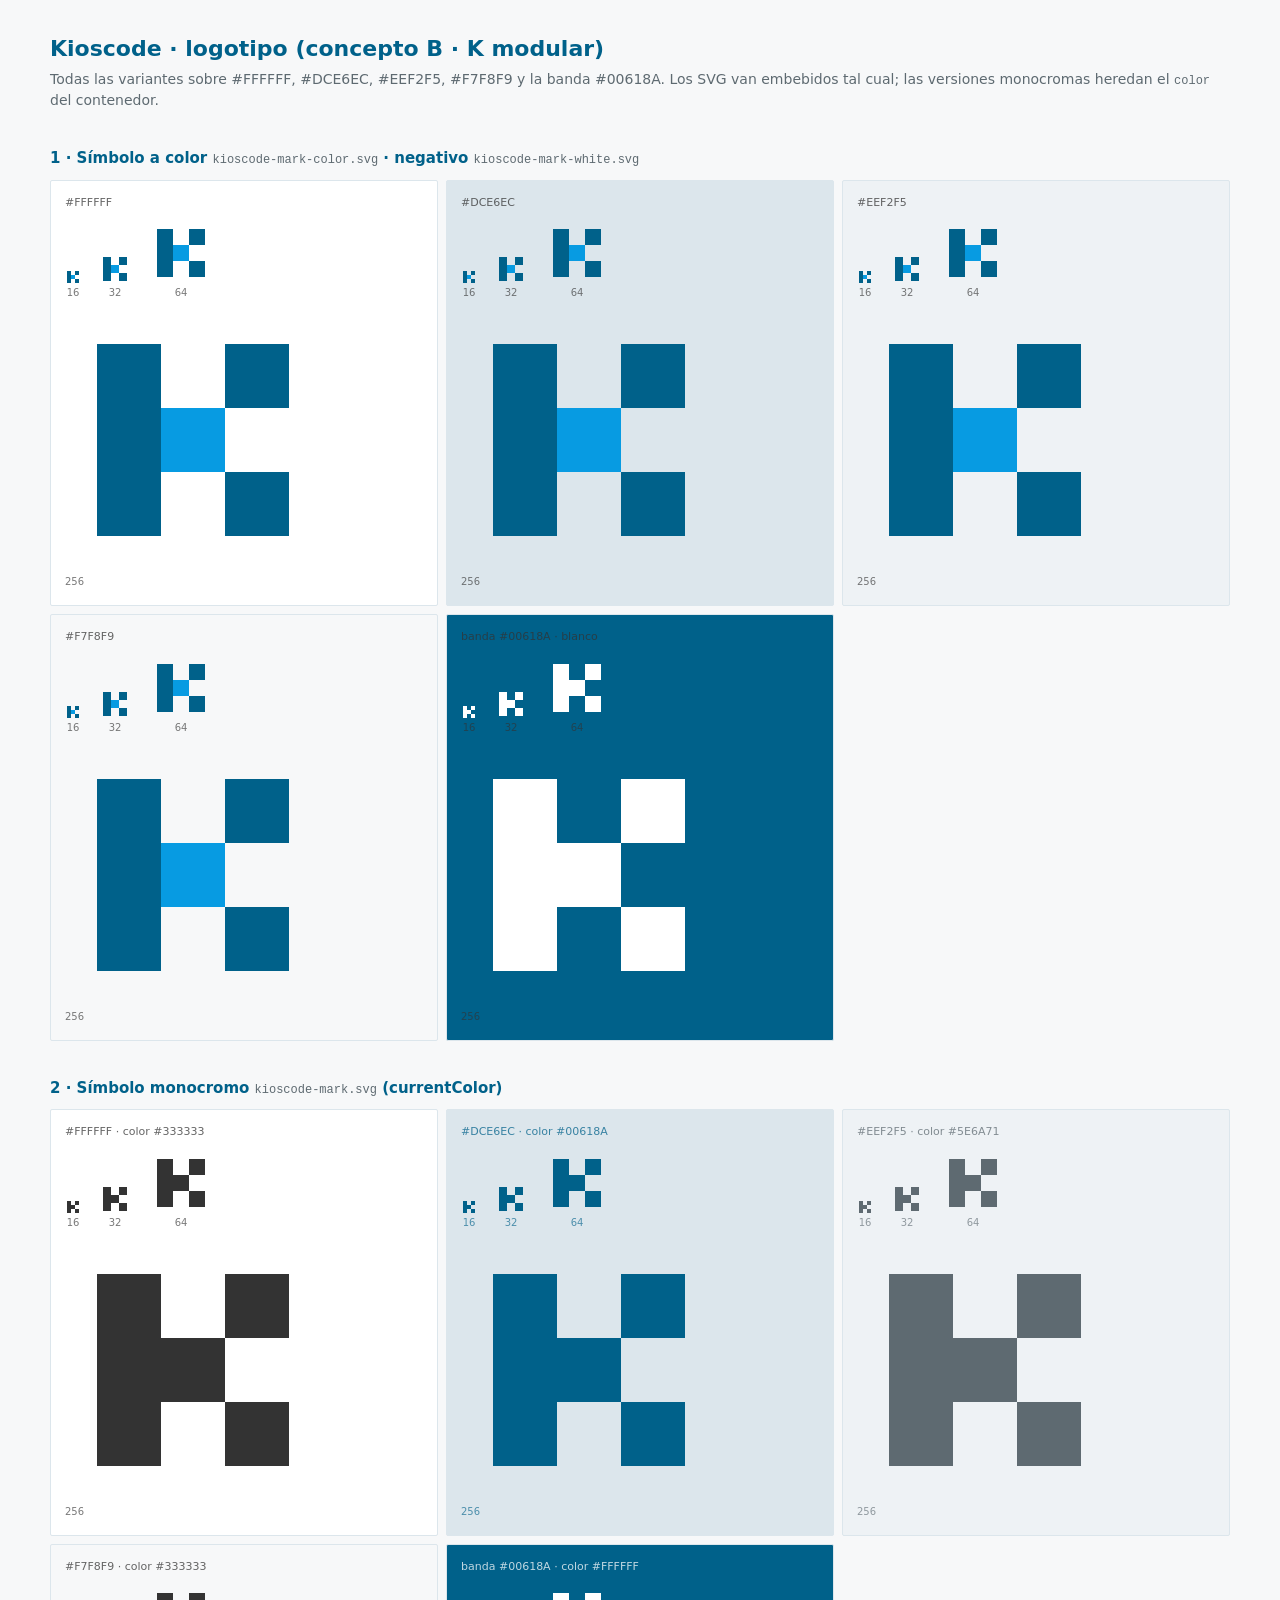
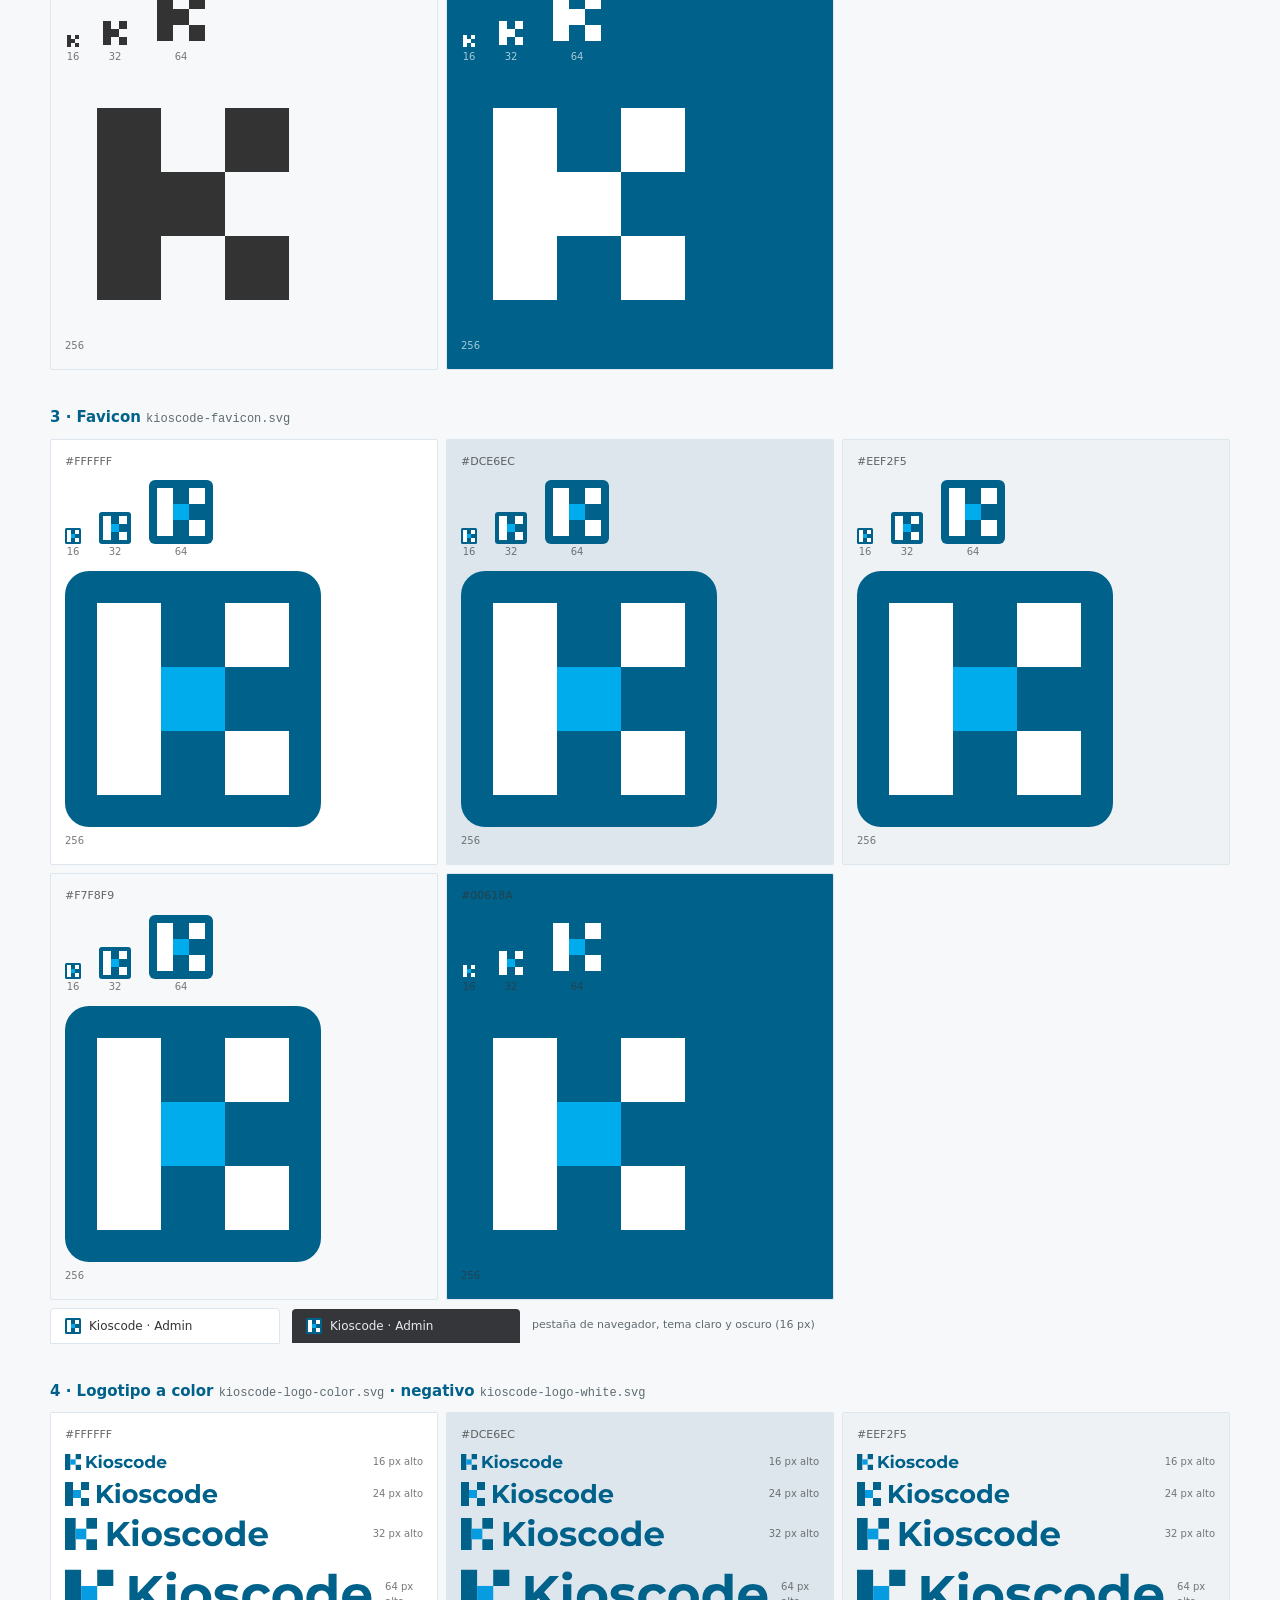
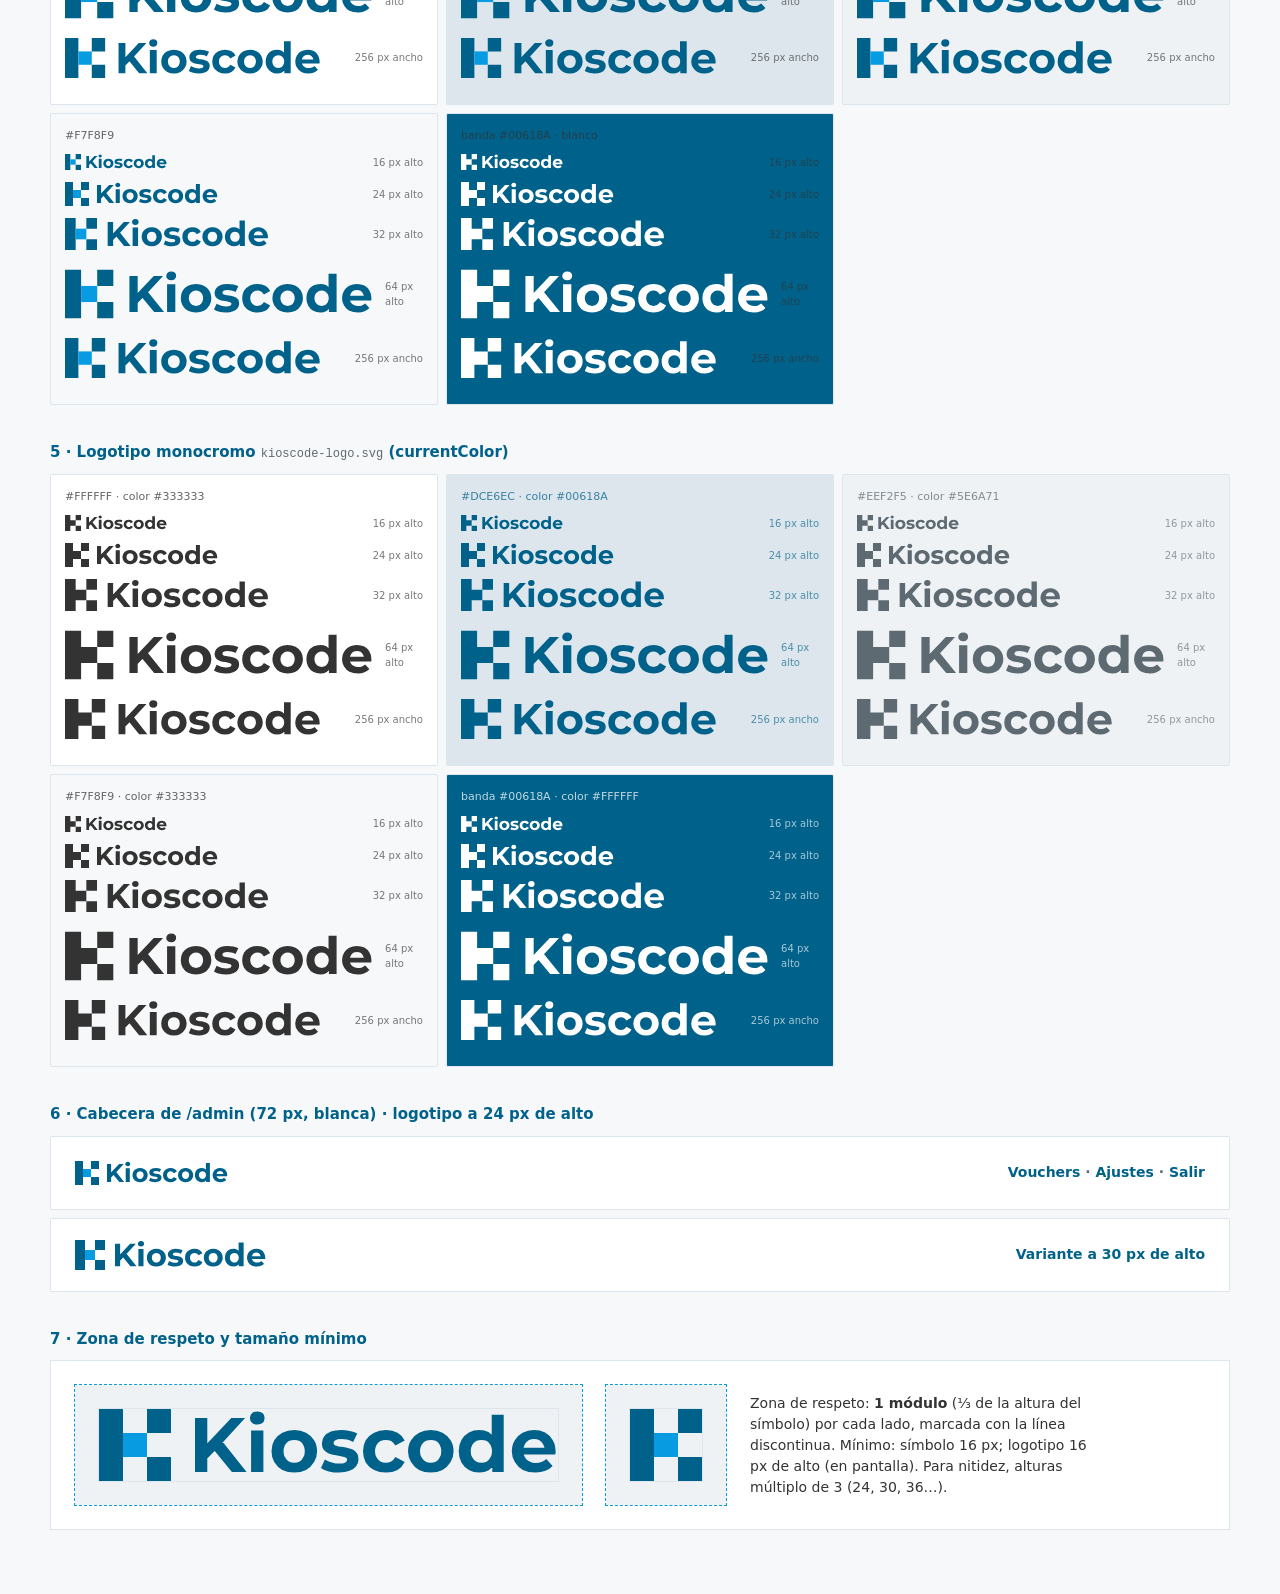
<file: docs/marca/kioscode-preview.html>
<!DOCTYPE html>
<html lang="es"><head><meta charset="utf-8"><meta name="viewport" content="width=device-width,initial-scale=1">
<title>Kioscode · vista previa del logotipo</title>
<link rel="icon" href="data:image/svg+xml,<svg xmlns='http://www.w3.org/2000/svg' viewBox='0 0 32 32' role='img' aria-label='Kioscode'><rect width='32' height='32' rx='3' fill='%2300618A'/><path fill='%23FFFFFF' d='M4 4h8v24H4zM20 4h8v8h-8zM20 20h8v8h-8z'/><path fill='%2300ACEC' d='M12 12h8v8h-8z'/></svg>">
<style>
body{margin:0;background:#F7F8F9;color:#333;font:14px/1.5 system-ui,-apple-system,"Segoe UI",sans-serif}
main{max-width:1180px;margin:0 auto;padding:32px 24px 64px}
h1{font-size:22px;color:#00618A;margin:0 0 4px} .sub{color:#5E6A71;margin:0 0 8px}
h2{font-size:15px;color:#00618A;margin:36px 0 10px} code{font-size:12px;color:#5E6A71;font-weight:400}
.grid{display:grid;grid-template-columns:repeat(auto-fill,minmax(290px,1fr));gap:8px}
.grid.wide{grid-template-columns:repeat(auto-fill,minmax(360px,1fr))}
.card{border:1px solid #DCE6EC;border-radius:2px;padding:14px}
.lbl{font-size:11px;opacity:.75;margin-bottom:10px}
.sz{display:flex;gap:18px;align-items:flex-end;margin-bottom:12px}
figure{margin:0;text-align:center} figcaption,.big span,.lrow span{font-size:10px;opacity:.65}
svg{display:block} .big svg{margin-bottom:2px}
.lrow{display:flex;align-items:center;justify-content:space-between;gap:12px;margin:0 0 12px}
.tabs{display:flex;gap:12px;align-items:center;margin-top:8px;flex-wrap:wrap}
.tab{display:flex;gap:8px;align-items:center;padding:8px 14px;border-radius:4px 4px 0 0;font-size:12px;width:200px}
.tab.light{background:#fff;border:1px solid #DCE6EC} .tab.dark{background:#35363a;color:#e8eaed}
.note{font-size:11px;color:#5E6A71}
.hdr{height:72px;background:#fff;border:1px solid #DCE6EC;display:flex;align-items:center;justify-content:space-between;padding:0 24px;border-radius:2px}
nav{font-size:14px;color:#00618A;font-weight:600} nav span{color:#5E6A71}
.cs-wrap{display:flex;gap:24px;align-items:center;flex-wrap:wrap;background:#fff;border:1px solid #DCE6EC;padding:24px}
.cs{background:#EEF2F5;outline:1px dashed #079BE2;padding:24px} .cs-in{outline:1px solid #DCE6EC}
.cs-wrap p{max-width:38ch;margin:0}
</style></head><body><main>
<h1>Kioscode · logotipo (concepto B · K modular)</h1>
<p class="sub">Todas las variantes sobre #FFFFFF, #DCE6EC, #EEF2F5, #F7F8F9 y la banda #00618A. Los SVG van embebidos tal cual; las versiones monocromas heredan el <code>color</code> del contenedor.</p>
<h2>1 · Símbolo a color <code>kioscode-mark-color.svg</code> · negativo <code>kioscode-mark-white.svg</code></h2><div class='grid'><div class="card" style="background:#FFFFFF"><div class="lbl">#FFFFFF</div><div class="sz"><figure><svg height="16" xmlns="http://www.w3.org/2000/svg" viewBox="0 0 32 32" role="img" aria-label="Kioscode"><path fill="#00618A" d="M4 4h8v24H4zM20 4h8v8h-8zM20 20h8v8h-8z"/><path fill="#079BE2" d="M12 12h8v8h-8z"/></svg><figcaption>16</figcaption></figure><figure><svg height="32" xmlns="http://www.w3.org/2000/svg" viewBox="0 0 32 32" role="img" aria-label="Kioscode"><path fill="#00618A" d="M4 4h8v24H4zM20 4h8v8h-8zM20 20h8v8h-8z"/><path fill="#079BE2" d="M12 12h8v8h-8z"/></svg><figcaption>32</figcaption></figure><figure><svg height="64" xmlns="http://www.w3.org/2000/svg" viewBox="0 0 32 32" role="img" aria-label="Kioscode"><path fill="#00618A" d="M4 4h8v24H4zM20 4h8v8h-8zM20 20h8v8h-8z"/><path fill="#079BE2" d="M12 12h8v8h-8z"/></svg><figcaption>64</figcaption></figure></div><div class="big"><svg height="256" xmlns="http://www.w3.org/2000/svg" viewBox="0 0 32 32" role="img" aria-label="Kioscode"><path fill="#00618A" d="M4 4h8v24H4zM20 4h8v8h-8zM20 20h8v8h-8z"/><path fill="#079BE2" d="M12 12h8v8h-8z"/></svg><span>256</span></div></div><div class="card" style="background:#DCE6EC"><div class="lbl">#DCE6EC</div><div class="sz"><figure><svg height="16" xmlns="http://www.w3.org/2000/svg" viewBox="0 0 32 32" role="img" aria-label="Kioscode"><path fill="#00618A" d="M4 4h8v24H4zM20 4h8v8h-8zM20 20h8v8h-8z"/><path fill="#079BE2" d="M12 12h8v8h-8z"/></svg><figcaption>16</figcaption></figure><figure><svg height="32" xmlns="http://www.w3.org/2000/svg" viewBox="0 0 32 32" role="img" aria-label="Kioscode"><path fill="#00618A" d="M4 4h8v24H4zM20 4h8v8h-8zM20 20h8v8h-8z"/><path fill="#079BE2" d="M12 12h8v8h-8z"/></svg><figcaption>32</figcaption></figure><figure><svg height="64" xmlns="http://www.w3.org/2000/svg" viewBox="0 0 32 32" role="img" aria-label="Kioscode"><path fill="#00618A" d="M4 4h8v24H4zM20 4h8v8h-8zM20 20h8v8h-8z"/><path fill="#079BE2" d="M12 12h8v8h-8z"/></svg><figcaption>64</figcaption></figure></div><div class="big"><svg height="256" xmlns="http://www.w3.org/2000/svg" viewBox="0 0 32 32" role="img" aria-label="Kioscode"><path fill="#00618A" d="M4 4h8v24H4zM20 4h8v8h-8zM20 20h8v8h-8z"/><path fill="#079BE2" d="M12 12h8v8h-8z"/></svg><span>256</span></div></div><div class="card" style="background:#EEF2F5"><div class="lbl">#EEF2F5</div><div class="sz"><figure><svg height="16" xmlns="http://www.w3.org/2000/svg" viewBox="0 0 32 32" role="img" aria-label="Kioscode"><path fill="#00618A" d="M4 4h8v24H4zM20 4h8v8h-8zM20 20h8v8h-8z"/><path fill="#079BE2" d="M12 12h8v8h-8z"/></svg><figcaption>16</figcaption></figure><figure><svg height="32" xmlns="http://www.w3.org/2000/svg" viewBox="0 0 32 32" role="img" aria-label="Kioscode"><path fill="#00618A" d="M4 4h8v24H4zM20 4h8v8h-8zM20 20h8v8h-8z"/><path fill="#079BE2" d="M12 12h8v8h-8z"/></svg><figcaption>32</figcaption></figure><figure><svg height="64" xmlns="http://www.w3.org/2000/svg" viewBox="0 0 32 32" role="img" aria-label="Kioscode"><path fill="#00618A" d="M4 4h8v24H4zM20 4h8v8h-8zM20 20h8v8h-8z"/><path fill="#079BE2" d="M12 12h8v8h-8z"/></svg><figcaption>64</figcaption></figure></div><div class="big"><svg height="256" xmlns="http://www.w3.org/2000/svg" viewBox="0 0 32 32" role="img" aria-label="Kioscode"><path fill="#00618A" d="M4 4h8v24H4zM20 4h8v8h-8zM20 20h8v8h-8z"/><path fill="#079BE2" d="M12 12h8v8h-8z"/></svg><span>256</span></div></div><div class="card" style="background:#F7F8F9"><div class="lbl">#F7F8F9</div><div class="sz"><figure><svg height="16" xmlns="http://www.w3.org/2000/svg" viewBox="0 0 32 32" role="img" aria-label="Kioscode"><path fill="#00618A" d="M4 4h8v24H4zM20 4h8v8h-8zM20 20h8v8h-8z"/><path fill="#079BE2" d="M12 12h8v8h-8z"/></svg><figcaption>16</figcaption></figure><figure><svg height="32" xmlns="http://www.w3.org/2000/svg" viewBox="0 0 32 32" role="img" aria-label="Kioscode"><path fill="#00618A" d="M4 4h8v24H4zM20 4h8v8h-8zM20 20h8v8h-8z"/><path fill="#079BE2" d="M12 12h8v8h-8z"/></svg><figcaption>32</figcaption></figure><figure><svg height="64" xmlns="http://www.w3.org/2000/svg" viewBox="0 0 32 32" role="img" aria-label="Kioscode"><path fill="#00618A" d="M4 4h8v24H4zM20 4h8v8h-8zM20 20h8v8h-8z"/><path fill="#079BE2" d="M12 12h8v8h-8z"/></svg><figcaption>64</figcaption></figure></div><div class="big"><svg height="256" xmlns="http://www.w3.org/2000/svg" viewBox="0 0 32 32" role="img" aria-label="Kioscode"><path fill="#00618A" d="M4 4h8v24H4zM20 4h8v8h-8zM20 20h8v8h-8z"/><path fill="#079BE2" d="M12 12h8v8h-8z"/></svg><span>256</span></div></div><div class="card" style="background:#00618A"><div class="lbl">banda #00618A · blanco</div><div class="sz"><figure><svg height="16" xmlns="http://www.w3.org/2000/svg" viewBox="0 0 32 32" role="img" aria-label="Kioscode"><path fill="#FFFFFF" d="M4 4h8v24H4zM20 4h8v8h-8zM20 20h8v8h-8zM12 12h8v8h-8z"/></svg><figcaption>16</figcaption></figure><figure><svg height="32" xmlns="http://www.w3.org/2000/svg" viewBox="0 0 32 32" role="img" aria-label="Kioscode"><path fill="#FFFFFF" d="M4 4h8v24H4zM20 4h8v8h-8zM20 20h8v8h-8zM12 12h8v8h-8z"/></svg><figcaption>32</figcaption></figure><figure><svg height="64" xmlns="http://www.w3.org/2000/svg" viewBox="0 0 32 32" role="img" aria-label="Kioscode"><path fill="#FFFFFF" d="M4 4h8v24H4zM20 4h8v8h-8zM20 20h8v8h-8zM12 12h8v8h-8z"/></svg><figcaption>64</figcaption></figure></div><div class="big"><svg height="256" xmlns="http://www.w3.org/2000/svg" viewBox="0 0 32 32" role="img" aria-label="Kioscode"><path fill="#FFFFFF" d="M4 4h8v24H4zM20 4h8v8h-8zM20 20h8v8h-8zM12 12h8v8h-8z"/></svg><span>256</span></div></div></div><h2>2 · Símbolo monocromo <code>kioscode-mark.svg</code> (currentColor)</h2><div class='grid'><div class="card" style="background:#FFFFFF;color:#333333"><div class="lbl">#FFFFFF · color #333333</div><div class="sz"><figure><svg height="16" xmlns="http://www.w3.org/2000/svg" viewBox="0 0 32 32" role="img" aria-label="Kioscode"><path fill="currentColor" d="M4 4h8v24H4zM20 4h8v8h-8zM20 20h8v8h-8zM12 12h8v8h-8z"/></svg><figcaption>16</figcaption></figure><figure><svg height="32" xmlns="http://www.w3.org/2000/svg" viewBox="0 0 32 32" role="img" aria-label="Kioscode"><path fill="currentColor" d="M4 4h8v24H4zM20 4h8v8h-8zM20 20h8v8h-8zM12 12h8v8h-8z"/></svg><figcaption>32</figcaption></figure><figure><svg height="64" xmlns="http://www.w3.org/2000/svg" viewBox="0 0 32 32" role="img" aria-label="Kioscode"><path fill="currentColor" d="M4 4h8v24H4zM20 4h8v8h-8zM20 20h8v8h-8zM12 12h8v8h-8z"/></svg><figcaption>64</figcaption></figure></div><div class="big"><svg height="256" xmlns="http://www.w3.org/2000/svg" viewBox="0 0 32 32" role="img" aria-label="Kioscode"><path fill="currentColor" d="M4 4h8v24H4zM20 4h8v8h-8zM20 20h8v8h-8zM12 12h8v8h-8z"/></svg><span>256</span></div></div><div class="card" style="background:#DCE6EC;color:#00618A"><div class="lbl">#DCE6EC · color #00618A</div><div class="sz"><figure><svg height="16" xmlns="http://www.w3.org/2000/svg" viewBox="0 0 32 32" role="img" aria-label="Kioscode"><path fill="currentColor" d="M4 4h8v24H4zM20 4h8v8h-8zM20 20h8v8h-8zM12 12h8v8h-8z"/></svg><figcaption>16</figcaption></figure><figure><svg height="32" xmlns="http://www.w3.org/2000/svg" viewBox="0 0 32 32" role="img" aria-label="Kioscode"><path fill="currentColor" d="M4 4h8v24H4zM20 4h8v8h-8zM20 20h8v8h-8zM12 12h8v8h-8z"/></svg><figcaption>32</figcaption></figure><figure><svg height="64" xmlns="http://www.w3.org/2000/svg" viewBox="0 0 32 32" role="img" aria-label="Kioscode"><path fill="currentColor" d="M4 4h8v24H4zM20 4h8v8h-8zM20 20h8v8h-8zM12 12h8v8h-8z"/></svg><figcaption>64</figcaption></figure></div><div class="big"><svg height="256" xmlns="http://www.w3.org/2000/svg" viewBox="0 0 32 32" role="img" aria-label="Kioscode"><path fill="currentColor" d="M4 4h8v24H4zM20 4h8v8h-8zM20 20h8v8h-8zM12 12h8v8h-8z"/></svg><span>256</span></div></div><div class="card" style="background:#EEF2F5;color:#5E6A71"><div class="lbl">#EEF2F5 · color #5E6A71</div><div class="sz"><figure><svg height="16" xmlns="http://www.w3.org/2000/svg" viewBox="0 0 32 32" role="img" aria-label="Kioscode"><path fill="currentColor" d="M4 4h8v24H4zM20 4h8v8h-8zM20 20h8v8h-8zM12 12h8v8h-8z"/></svg><figcaption>16</figcaption></figure><figure><svg height="32" xmlns="http://www.w3.org/2000/svg" viewBox="0 0 32 32" role="img" aria-label="Kioscode"><path fill="currentColor" d="M4 4h8v24H4zM20 4h8v8h-8zM20 20h8v8h-8zM12 12h8v8h-8z"/></svg><figcaption>32</figcaption></figure><figure><svg height="64" xmlns="http://www.w3.org/2000/svg" viewBox="0 0 32 32" role="img" aria-label="Kioscode"><path fill="currentColor" d="M4 4h8v24H4zM20 4h8v8h-8zM20 20h8v8h-8zM12 12h8v8h-8z"/></svg><figcaption>64</figcaption></figure></div><div class="big"><svg height="256" xmlns="http://www.w3.org/2000/svg" viewBox="0 0 32 32" role="img" aria-label="Kioscode"><path fill="currentColor" d="M4 4h8v24H4zM20 4h8v8h-8zM20 20h8v8h-8zM12 12h8v8h-8z"/></svg><span>256</span></div></div><div class="card" style="background:#F7F8F9;color:#333333"><div class="lbl">#F7F8F9 · color #333333</div><div class="sz"><figure><svg height="16" xmlns="http://www.w3.org/2000/svg" viewBox="0 0 32 32" role="img" aria-label="Kioscode"><path fill="currentColor" d="M4 4h8v24H4zM20 4h8v8h-8zM20 20h8v8h-8zM12 12h8v8h-8z"/></svg><figcaption>16</figcaption></figure><figure><svg height="32" xmlns="http://www.w3.org/2000/svg" viewBox="0 0 32 32" role="img" aria-label="Kioscode"><path fill="currentColor" d="M4 4h8v24H4zM20 4h8v8h-8zM20 20h8v8h-8zM12 12h8v8h-8z"/></svg><figcaption>32</figcaption></figure><figure><svg height="64" xmlns="http://www.w3.org/2000/svg" viewBox="0 0 32 32" role="img" aria-label="Kioscode"><path fill="currentColor" d="M4 4h8v24H4zM20 4h8v8h-8zM20 20h8v8h-8zM12 12h8v8h-8z"/></svg><figcaption>64</figcaption></figure></div><div class="big"><svg height="256" xmlns="http://www.w3.org/2000/svg" viewBox="0 0 32 32" role="img" aria-label="Kioscode"><path fill="currentColor" d="M4 4h8v24H4zM20 4h8v8h-8zM20 20h8v8h-8zM12 12h8v8h-8z"/></svg><span>256</span></div></div><div class="card" style="background:#00618A;color:#FFFFFF"><div class="lbl">banda #00618A · color #FFFFFF</div><div class="sz"><figure><svg height="16" xmlns="http://www.w3.org/2000/svg" viewBox="0 0 32 32" role="img" aria-label="Kioscode"><path fill="currentColor" d="M4 4h8v24H4zM20 4h8v8h-8zM20 20h8v8h-8zM12 12h8v8h-8z"/></svg><figcaption>16</figcaption></figure><figure><svg height="32" xmlns="http://www.w3.org/2000/svg" viewBox="0 0 32 32" role="img" aria-label="Kioscode"><path fill="currentColor" d="M4 4h8v24H4zM20 4h8v8h-8zM20 20h8v8h-8zM12 12h8v8h-8z"/></svg><figcaption>32</figcaption></figure><figure><svg height="64" xmlns="http://www.w3.org/2000/svg" viewBox="0 0 32 32" role="img" aria-label="Kioscode"><path fill="currentColor" d="M4 4h8v24H4zM20 4h8v8h-8zM20 20h8v8h-8zM12 12h8v8h-8z"/></svg><figcaption>64</figcaption></figure></div><div class="big"><svg height="256" xmlns="http://www.w3.org/2000/svg" viewBox="0 0 32 32" role="img" aria-label="Kioscode"><path fill="currentColor" d="M4 4h8v24H4zM20 4h8v8h-8zM20 20h8v8h-8zM12 12h8v8h-8z"/></svg><span>256</span></div></div></div><h2>3 · Favicon <code>kioscode-favicon.svg</code></h2><div class='grid'><div class="card" style="background:#FFFFFF"><div class="lbl">#FFFFFF</div><div class="sz"><figure><svg height="16" xmlns="http://www.w3.org/2000/svg" viewBox="0 0 32 32" role="img" aria-label="Kioscode"><rect width="32" height="32" rx="3" fill="#00618A"/><path fill="#FFFFFF" d="M4 4h8v24H4zM20 4h8v8h-8zM20 20h8v8h-8z"/><path fill="#00ACEC" d="M12 12h8v8h-8z"/></svg><figcaption>16</figcaption></figure><figure><svg height="32" xmlns="http://www.w3.org/2000/svg" viewBox="0 0 32 32" role="img" aria-label="Kioscode"><rect width="32" height="32" rx="3" fill="#00618A"/><path fill="#FFFFFF" d="M4 4h8v24H4zM20 4h8v8h-8zM20 20h8v8h-8z"/><path fill="#00ACEC" d="M12 12h8v8h-8z"/></svg><figcaption>32</figcaption></figure><figure><svg height="64" xmlns="http://www.w3.org/2000/svg" viewBox="0 0 32 32" role="img" aria-label="Kioscode"><rect width="32" height="32" rx="3" fill="#00618A"/><path fill="#FFFFFF" d="M4 4h8v24H4zM20 4h8v8h-8zM20 20h8v8h-8z"/><path fill="#00ACEC" d="M12 12h8v8h-8z"/></svg><figcaption>64</figcaption></figure></div><div class="big"><svg height="256" xmlns="http://www.w3.org/2000/svg" viewBox="0 0 32 32" role="img" aria-label="Kioscode"><rect width="32" height="32" rx="3" fill="#00618A"/><path fill="#FFFFFF" d="M4 4h8v24H4zM20 4h8v8h-8zM20 20h8v8h-8z"/><path fill="#00ACEC" d="M12 12h8v8h-8z"/></svg><span>256</span></div></div><div class="card" style="background:#DCE6EC"><div class="lbl">#DCE6EC</div><div class="sz"><figure><svg height="16" xmlns="http://www.w3.org/2000/svg" viewBox="0 0 32 32" role="img" aria-label="Kioscode"><rect width="32" height="32" rx="3" fill="#00618A"/><path fill="#FFFFFF" d="M4 4h8v24H4zM20 4h8v8h-8zM20 20h8v8h-8z"/><path fill="#00ACEC" d="M12 12h8v8h-8z"/></svg><figcaption>16</figcaption></figure><figure><svg height="32" xmlns="http://www.w3.org/2000/svg" viewBox="0 0 32 32" role="img" aria-label="Kioscode"><rect width="32" height="32" rx="3" fill="#00618A"/><path fill="#FFFFFF" d="M4 4h8v24H4zM20 4h8v8h-8zM20 20h8v8h-8z"/><path fill="#00ACEC" d="M12 12h8v8h-8z"/></svg><figcaption>32</figcaption></figure><figure><svg height="64" xmlns="http://www.w3.org/2000/svg" viewBox="0 0 32 32" role="img" aria-label="Kioscode"><rect width="32" height="32" rx="3" fill="#00618A"/><path fill="#FFFFFF" d="M4 4h8v24H4zM20 4h8v8h-8zM20 20h8v8h-8z"/><path fill="#00ACEC" d="M12 12h8v8h-8z"/></svg><figcaption>64</figcaption></figure></div><div class="big"><svg height="256" xmlns="http://www.w3.org/2000/svg" viewBox="0 0 32 32" role="img" aria-label="Kioscode"><rect width="32" height="32" rx="3" fill="#00618A"/><path fill="#FFFFFF" d="M4 4h8v24H4zM20 4h8v8h-8zM20 20h8v8h-8z"/><path fill="#00ACEC" d="M12 12h8v8h-8z"/></svg><span>256</span></div></div><div class="card" style="background:#EEF2F5"><div class="lbl">#EEF2F5</div><div class="sz"><figure><svg height="16" xmlns="http://www.w3.org/2000/svg" viewBox="0 0 32 32" role="img" aria-label="Kioscode"><rect width="32" height="32" rx="3" fill="#00618A"/><path fill="#FFFFFF" d="M4 4h8v24H4zM20 4h8v8h-8zM20 20h8v8h-8z"/><path fill="#00ACEC" d="M12 12h8v8h-8z"/></svg><figcaption>16</figcaption></figure><figure><svg height="32" xmlns="http://www.w3.org/2000/svg" viewBox="0 0 32 32" role="img" aria-label="Kioscode"><rect width="32" height="32" rx="3" fill="#00618A"/><path fill="#FFFFFF" d="M4 4h8v24H4zM20 4h8v8h-8zM20 20h8v8h-8z"/><path fill="#00ACEC" d="M12 12h8v8h-8z"/></svg><figcaption>32</figcaption></figure><figure><svg height="64" xmlns="http://www.w3.org/2000/svg" viewBox="0 0 32 32" role="img" aria-label="Kioscode"><rect width="32" height="32" rx="3" fill="#00618A"/><path fill="#FFFFFF" d="M4 4h8v24H4zM20 4h8v8h-8zM20 20h8v8h-8z"/><path fill="#00ACEC" d="M12 12h8v8h-8z"/></svg><figcaption>64</figcaption></figure></div><div class="big"><svg height="256" xmlns="http://www.w3.org/2000/svg" viewBox="0 0 32 32" role="img" aria-label="Kioscode"><rect width="32" height="32" rx="3" fill="#00618A"/><path fill="#FFFFFF" d="M4 4h8v24H4zM20 4h8v8h-8zM20 20h8v8h-8z"/><path fill="#00ACEC" d="M12 12h8v8h-8z"/></svg><span>256</span></div></div><div class="card" style="background:#F7F8F9"><div class="lbl">#F7F8F9</div><div class="sz"><figure><svg height="16" xmlns="http://www.w3.org/2000/svg" viewBox="0 0 32 32" role="img" aria-label="Kioscode"><rect width="32" height="32" rx="3" fill="#00618A"/><path fill="#FFFFFF" d="M4 4h8v24H4zM20 4h8v8h-8zM20 20h8v8h-8z"/><path fill="#00ACEC" d="M12 12h8v8h-8z"/></svg><figcaption>16</figcaption></figure><figure><svg height="32" xmlns="http://www.w3.org/2000/svg" viewBox="0 0 32 32" role="img" aria-label="Kioscode"><rect width="32" height="32" rx="3" fill="#00618A"/><path fill="#FFFFFF" d="M4 4h8v24H4zM20 4h8v8h-8zM20 20h8v8h-8z"/><path fill="#00ACEC" d="M12 12h8v8h-8z"/></svg><figcaption>32</figcaption></figure><figure><svg height="64" xmlns="http://www.w3.org/2000/svg" viewBox="0 0 32 32" role="img" aria-label="Kioscode"><rect width="32" height="32" rx="3" fill="#00618A"/><path fill="#FFFFFF" d="M4 4h8v24H4zM20 4h8v8h-8zM20 20h8v8h-8z"/><path fill="#00ACEC" d="M12 12h8v8h-8z"/></svg><figcaption>64</figcaption></figure></div><div class="big"><svg height="256" xmlns="http://www.w3.org/2000/svg" viewBox="0 0 32 32" role="img" aria-label="Kioscode"><rect width="32" height="32" rx="3" fill="#00618A"/><path fill="#FFFFFF" d="M4 4h8v24H4zM20 4h8v8h-8zM20 20h8v8h-8z"/><path fill="#00ACEC" d="M12 12h8v8h-8z"/></svg><span>256</span></div></div><div class="card" style="background:#00618A"><div class="lbl">#00618A</div><div class="sz"><figure><svg height="16" xmlns="http://www.w3.org/2000/svg" viewBox="0 0 32 32" role="img" aria-label="Kioscode"><rect width="32" height="32" rx="3" fill="#00618A"/><path fill="#FFFFFF" d="M4 4h8v24H4zM20 4h8v8h-8zM20 20h8v8h-8z"/><path fill="#00ACEC" d="M12 12h8v8h-8z"/></svg><figcaption>16</figcaption></figure><figure><svg height="32" xmlns="http://www.w3.org/2000/svg" viewBox="0 0 32 32" role="img" aria-label="Kioscode"><rect width="32" height="32" rx="3" fill="#00618A"/><path fill="#FFFFFF" d="M4 4h8v24H4zM20 4h8v8h-8zM20 20h8v8h-8z"/><path fill="#00ACEC" d="M12 12h8v8h-8z"/></svg><figcaption>32</figcaption></figure><figure><svg height="64" xmlns="http://www.w3.org/2000/svg" viewBox="0 0 32 32" role="img" aria-label="Kioscode"><rect width="32" height="32" rx="3" fill="#00618A"/><path fill="#FFFFFF" d="M4 4h8v24H4zM20 4h8v8h-8zM20 20h8v8h-8z"/><path fill="#00ACEC" d="M12 12h8v8h-8z"/></svg><figcaption>64</figcaption></figure></div><div class="big"><svg height="256" xmlns="http://www.w3.org/2000/svg" viewBox="0 0 32 32" role="img" aria-label="Kioscode"><rect width="32" height="32" rx="3" fill="#00618A"/><path fill="#FFFFFF" d="M4 4h8v24H4zM20 4h8v8h-8zM20 20h8v8h-8z"/><path fill="#00ACEC" d="M12 12h8v8h-8z"/></svg><span>256</span></div></div></div><div class="tabs">
  <div class="tab light"><svg height="16" xmlns="http://www.w3.org/2000/svg" viewBox="0 0 32 32" role="img" aria-label="Kioscode"><rect width="32" height="32" rx="3" fill="#00618A"/><path fill="#FFFFFF" d="M4 4h8v24H4zM20 4h8v8h-8zM20 20h8v8h-8z"/><path fill="#00ACEC" d="M12 12h8v8h-8z"/></svg><span>Kioscode · Admin</span></div>
  <div class="tab dark"><svg height="16" xmlns="http://www.w3.org/2000/svg" viewBox="0 0 32 32" role="img" aria-label="Kioscode"><rect width="32" height="32" rx="3" fill="#00618A"/><path fill="#FFFFFF" d="M4 4h8v24H4zM20 4h8v8h-8zM20 20h8v8h-8z"/><path fill="#00ACEC" d="M12 12h8v8h-8z"/></svg><span>Kioscode · Admin</span></div>
  <span class="note">pestaña de navegador, tema claro y oscuro (16 px)</span></div><h2>4 · Logotipo a color <code>kioscode-logo-color.svg</code> · negativo <code>kioscode-logo-white.svg</code></h2><div class='grid wide'><div class="card" style="background:#FFFFFF"><div class="lbl">#FFFFFF</div><div class="lrow"><svg height="16" xmlns="http://www.w3.org/2000/svg" viewBox="0 0 153 24" role="img" aria-label="Kioscode"><path fill="#00618A" d="M0 0h8v24H0zM16 0h8v8h-8zM16 16h8v8h-8zM35.7 16.9l-.2-4.8 8.6-9.1h4.6l-7.7 8.4-2.3 2.4zm-3.7 4.1v-18h4.1v18zm12.3 0l-6.4-7.8 2.7-3 8.6 10.8zm6.4 0v-13.8h4.1v13.8zm2.1-15.8q-1.2 0-1.8-.6-.7-.6-.7-1.6 0-1 .7-1.6 .6-.6 1.8-.6 1.1 0 1.8.6 .6.6.6 1.5 0 1-.6 1.7-.7.6-1.8.6zm12.3 16q-2.2 0-4-.9-1.7-.9-2.7-2.6-.9-1.6-.9-3.6 0-2.1.9-3.7 1-1.6 2.7-2.5 1.8-.9 4-.9 2.2 0 3.9.9 1.7.9 2.7 2.5 1 1.6 1 3.7 0 2-1 3.6-1 1.7-2.7 2.6-1.7.9-3.9.9zm0-3.3q1 0 1.8-.4 .8-.5 1.2-1.4 .5-.8.5-2 0-1.2-.5-2.1-.4-.8-1.2-1.3-.8-.4-1.8-.4-1 0-1.8.4-.8.5-1.3 1.3-.5.9-.5 2.1 0 1.2.5 2 .5.9 1.3 1.4 .8.4 1.8.4zm14.9 3.3q-1.8 0-3.4-.4-1.7-.4-2.6-1.1l1.3-2.9q1 .6 2.3 1 1.3.4 2.5.4 1.4 0 2-.4 .6-.3.6-.9 0-.5-.5-.7-.4-.3-1.2-.4-.7-.1-1.6-.3-.9-.1-1.8-.3-.9-.2-1.6-.7-.8-.4-1.2-1.1-.5-.8-.5-2 0-1.3.8-2.3 .7-1 2.2-1.6 1.4-.5 3.4-.5 1.4 0 2.9.3 1.5.3 2.5.9l-1.4 2.8q-1-.6-2-.8-1-.2-2-.2-1.3 0-1.9.4-.6.3-.6.9 0 .5.4.8 .5.2 1.2.4 .7.1 1.6.2 .9.1 1.8.4 .9.2 1.7.6 .7.5 1.2 1.2 .4.7.4 1.9 0 1.3-.8 2.3-.7 1-2.2 1.5-1.4.6-3.5.6zm15.7 0q-2.3 0-4-.9-1.8-.9-2.8-2.5-.9-1.7-.9-3.7 0-2.1.9-3.7 1-1.6 2.8-2.5 1.7-.9 4-.9 2.2 0 3.8.9 1.6.9 2.4 2.6l-3.1 1.7q-.6-1-1.4-1.5-.8-.4-1.8-.4-1 0-1.8.4-.8.5-1.3 1.3-.5.9-.5 2.1 0 1.2.5 2 .5.9 1.3 1.4 .8.4 1.8.4 1 0 1.8-.4 .8-.5 1.4-1.5l3.1 1.7q-.8 1.7-2.4 2.6-1.6.9-3.8.9zm14.9 0q-2.2 0-3.9-.9-1.7-.9-2.7-2.6-1-1.6-1-3.6 0-2.1 1-3.7 1-1.6 2.7-2.5 1.7-.9 3.9-.9 2.2 0 3.9.9 1.7.9 2.7 2.5 1 1.6 1 3.7 0 2-1 3.6-1 1.7-2.7 2.6-1.7.9-3.9.9zm0-3.3q1 0 1.8-.4 .8-.5 1.2-1.4 .5-.8.5-2 0-1.2-.5-2.1-.4-.8-1.2-1.3-.8-.4-1.8-.4-1 0-1.8.4-.8.5-1.3 1.3-.5.9-.5 2.1 0 1.2.5 2 .5.9 1.3 1.4 .8.4 1.8.4zm16.2 3.3q-2 0-3.5-.9-1.6-.9-2.5-2.5-.9-1.6-.9-3.7 0-2.2.9-3.8 .9-1.6 2.5-2.5 1.5-.8 3.5-.8 1.7 0 3 .7 1.4.8 2.1 2.4 .7 1.5.7 4 0 2.4-.7 4-.7 1.6-2 2.3-1.3.8-3.1.8zm.7-3.3q1 0 1.8-.4 .7-.5 1.2-1.4 .5-.8.5-2 0-1.2-.5-2.1-.5-.8-1.2-1.3-.8-.4-1.8-.4-1 0-1.8.4-.8.5-1.3 1.3-.5.9-.5 2.1 0 1.2.5 2 .5.9 1.3 1.4 .8.4 1.8.4zm3.6 3.1v-2.8l.1-4.1-.3-4.1v-8.1h4v19.1zm14.4.2q-2.4 0-4.2-.9-1.7-.9-2.7-2.6-1-1.6-1-3.6 0-2.1 1-3.7 .9-1.6 2.6-2.5 1.7-.9 3.8-.9 2 0 3.7.8 1.6.9 2.5 2.5 1 1.6 1 3.8 0 .3 0 .6-.1.3-.1.5h-11.2v-2.3h9.1l-1.5.7q0-1.1-.5-1.9-.4-.8-1.2-1.3-.8-.4-1.8-.4-1 0-1.8.4-.8.5-1.2 1.3-.5.8-.5 1.9v.6q0 1.2.5 2 .5.9 1.5 1.3 .9.5 2.1.5 1.1 0 1.9-.3 .9-.4 1.6-1l2.1 2.3q-.9 1-2.4 1.6-1.4.6-3.3.6z"/><path fill="#079BE2" d="M8 8h8v8H8z"/></svg><span>16 px alto</span></div><div class="lrow"><svg height="24" xmlns="http://www.w3.org/2000/svg" viewBox="0 0 153 24" role="img" aria-label="Kioscode"><path fill="#00618A" d="M0 0h8v24H0zM16 0h8v8h-8zM16 16h8v8h-8zM35.7 16.9l-.2-4.8 8.6-9.1h4.6l-7.7 8.4-2.3 2.4zm-3.7 4.1v-18h4.1v18zm12.3 0l-6.4-7.8 2.7-3 8.6 10.8zm6.4 0v-13.8h4.1v13.8zm2.1-15.8q-1.2 0-1.8-.6-.7-.6-.7-1.6 0-1 .7-1.6 .6-.6 1.8-.6 1.1 0 1.8.6 .6.6.6 1.5 0 1-.6 1.7-.7.6-1.8.6zm12.3 16q-2.2 0-4-.9-1.7-.9-2.7-2.6-.9-1.6-.9-3.6 0-2.1.9-3.7 1-1.6 2.7-2.5 1.8-.9 4-.9 2.2 0 3.9.9 1.7.9 2.7 2.5 1 1.6 1 3.7 0 2-1 3.6-1 1.7-2.7 2.6-1.7.9-3.9.9zm0-3.3q1 0 1.8-.4 .8-.5 1.2-1.4 .5-.8.5-2 0-1.2-.5-2.1-.4-.8-1.2-1.3-.8-.4-1.8-.4-1 0-1.8.4-.8.5-1.3 1.3-.5.9-.5 2.1 0 1.2.5 2 .5.9 1.3 1.4 .8.4 1.8.4zm14.9 3.3q-1.8 0-3.4-.4-1.7-.4-2.6-1.1l1.3-2.9q1 .6 2.3 1 1.3.4 2.5.4 1.4 0 2-.4 .6-.3.6-.9 0-.5-.5-.7-.4-.3-1.2-.4-.7-.1-1.6-.3-.9-.1-1.8-.3-.9-.2-1.6-.7-.8-.4-1.2-1.1-.5-.8-.5-2 0-1.3.8-2.3 .7-1 2.2-1.6 1.4-.5 3.4-.5 1.4 0 2.9.3 1.5.3 2.5.9l-1.4 2.8q-1-.6-2-.8-1-.2-2-.2-1.3 0-1.9.4-.6.3-.6.9 0 .5.4.8 .5.2 1.2.4 .7.1 1.6.2 .9.1 1.8.4 .9.2 1.7.6 .7.5 1.2 1.2 .4.7.4 1.9 0 1.3-.8 2.3-.7 1-2.2 1.5-1.4.6-3.5.6zm15.7 0q-2.3 0-4-.9-1.8-.9-2.8-2.5-.9-1.7-.9-3.7 0-2.1.9-3.7 1-1.6 2.8-2.5 1.7-.9 4-.9 2.2 0 3.8.9 1.6.9 2.4 2.6l-3.1 1.7q-.6-1-1.4-1.5-.8-.4-1.8-.4-1 0-1.8.4-.8.5-1.3 1.3-.5.9-.5 2.1 0 1.2.5 2 .5.9 1.3 1.4 .8.4 1.8.4 1 0 1.8-.4 .8-.5 1.4-1.5l3.1 1.7q-.8 1.7-2.4 2.6-1.6.9-3.8.9zm14.9 0q-2.2 0-3.9-.9-1.7-.9-2.7-2.6-1-1.6-1-3.6 0-2.1 1-3.7 1-1.6 2.7-2.5 1.7-.9 3.9-.9 2.2 0 3.9.9 1.7.9 2.7 2.5 1 1.6 1 3.7 0 2-1 3.6-1 1.7-2.7 2.6-1.7.9-3.9.9zm0-3.3q1 0 1.8-.4 .8-.5 1.2-1.4 .5-.8.5-2 0-1.2-.5-2.1-.4-.8-1.2-1.3-.8-.4-1.8-.4-1 0-1.8.4-.8.5-1.3 1.3-.5.9-.5 2.1 0 1.2.5 2 .5.9 1.3 1.4 .8.4 1.8.4zm16.2 3.3q-2 0-3.5-.9-1.6-.9-2.5-2.5-.9-1.6-.9-3.7 0-2.2.9-3.8 .9-1.6 2.5-2.5 1.5-.8 3.5-.8 1.7 0 3 .7 1.4.8 2.1 2.4 .7 1.5.7 4 0 2.4-.7 4-.7 1.6-2 2.3-1.3.8-3.1.8zm.7-3.3q1 0 1.8-.4 .7-.5 1.2-1.4 .5-.8.5-2 0-1.2-.5-2.1-.5-.8-1.2-1.3-.8-.4-1.8-.4-1 0-1.8.4-.8.5-1.3 1.3-.5.9-.5 2.1 0 1.2.5 2 .5.9 1.3 1.4 .8.4 1.8.4zm3.6 3.1v-2.8l.1-4.1-.3-4.1v-8.1h4v19.1zm14.4.2q-2.4 0-4.2-.9-1.7-.9-2.7-2.6-1-1.6-1-3.6 0-2.1 1-3.7 .9-1.6 2.6-2.5 1.7-.9 3.8-.9 2 0 3.7.8 1.6.9 2.5 2.5 1 1.6 1 3.8 0 .3 0 .6-.1.3-.1.5h-11.2v-2.3h9.1l-1.5.7q0-1.1-.5-1.9-.4-.8-1.2-1.3-.8-.4-1.8-.4-1 0-1.8.4-.8.5-1.2 1.3-.5.8-.5 1.9v.6q0 1.2.5 2 .5.9 1.5 1.3 .9.5 2.1.5 1.1 0 1.9-.3 .9-.4 1.6-1l2.1 2.3q-.9 1-2.4 1.6-1.4.6-3.3.6z"/><path fill="#079BE2" d="M8 8h8v8H8z"/></svg><span>24 px alto</span></div><div class="lrow"><svg height="32" xmlns="http://www.w3.org/2000/svg" viewBox="0 0 153 24" role="img" aria-label="Kioscode"><path fill="#00618A" d="M0 0h8v24H0zM16 0h8v8h-8zM16 16h8v8h-8zM35.7 16.9l-.2-4.8 8.6-9.1h4.6l-7.7 8.4-2.3 2.4zm-3.7 4.1v-18h4.1v18zm12.3 0l-6.4-7.8 2.7-3 8.6 10.8zm6.4 0v-13.8h4.1v13.8zm2.1-15.8q-1.2 0-1.8-.6-.7-.6-.7-1.6 0-1 .7-1.6 .6-.6 1.8-.6 1.1 0 1.8.6 .6.6.6 1.5 0 1-.6 1.7-.7.6-1.8.6zm12.3 16q-2.2 0-4-.9-1.7-.9-2.7-2.6-.9-1.6-.9-3.6 0-2.1.9-3.7 1-1.6 2.7-2.5 1.8-.9 4-.9 2.2 0 3.9.9 1.7.9 2.7 2.5 1 1.6 1 3.7 0 2-1 3.6-1 1.7-2.7 2.6-1.7.9-3.9.9zm0-3.3q1 0 1.8-.4 .8-.5 1.2-1.4 .5-.8.5-2 0-1.2-.5-2.1-.4-.8-1.2-1.3-.8-.4-1.8-.4-1 0-1.8.4-.8.5-1.3 1.3-.5.9-.5 2.1 0 1.2.5 2 .5.9 1.3 1.4 .8.4 1.8.4zm14.9 3.3q-1.8 0-3.4-.4-1.7-.4-2.6-1.1l1.3-2.9q1 .6 2.3 1 1.3.4 2.5.4 1.4 0 2-.4 .6-.3.6-.9 0-.5-.5-.7-.4-.3-1.2-.4-.7-.1-1.6-.3-.9-.1-1.8-.3-.9-.2-1.6-.7-.8-.4-1.2-1.1-.5-.8-.5-2 0-1.3.8-2.3 .7-1 2.2-1.6 1.4-.5 3.4-.5 1.4 0 2.9.3 1.5.3 2.5.9l-1.4 2.8q-1-.6-2-.8-1-.2-2-.2-1.3 0-1.9.4-.6.3-.6.9 0 .5.4.8 .5.2 1.2.4 .7.1 1.6.2 .9.1 1.8.4 .9.2 1.7.6 .7.5 1.2 1.2 .4.7.4 1.9 0 1.3-.8 2.3-.7 1-2.2 1.5-1.4.6-3.5.6zm15.7 0q-2.3 0-4-.9-1.8-.9-2.8-2.5-.9-1.7-.9-3.7 0-2.1.9-3.7 1-1.6 2.8-2.5 1.7-.9 4-.9 2.2 0 3.8.9 1.6.9 2.4 2.6l-3.1 1.7q-.6-1-1.4-1.5-.8-.4-1.8-.4-1 0-1.8.4-.8.5-1.3 1.3-.5.9-.5 2.1 0 1.2.5 2 .5.9 1.3 1.4 .8.4 1.8.4 1 0 1.8-.4 .8-.5 1.4-1.5l3.1 1.7q-.8 1.7-2.4 2.6-1.6.9-3.8.9zm14.9 0q-2.2 0-3.9-.9-1.7-.9-2.7-2.6-1-1.6-1-3.6 0-2.1 1-3.7 1-1.6 2.7-2.5 1.7-.9 3.9-.9 2.2 0 3.9.9 1.7.9 2.7 2.5 1 1.6 1 3.7 0 2-1 3.6-1 1.7-2.7 2.6-1.7.9-3.9.9zm0-3.3q1 0 1.8-.4 .8-.5 1.2-1.4 .5-.8.5-2 0-1.2-.5-2.1-.4-.8-1.2-1.3-.8-.4-1.8-.4-1 0-1.8.4-.8.5-1.3 1.3-.5.9-.5 2.1 0 1.2.5 2 .5.9 1.3 1.4 .8.4 1.8.4zm16.2 3.3q-2 0-3.5-.9-1.6-.9-2.5-2.5-.9-1.6-.9-3.7 0-2.2.9-3.8 .9-1.6 2.5-2.5 1.5-.8 3.5-.8 1.7 0 3 .7 1.4.8 2.1 2.4 .7 1.5.7 4 0 2.4-.7 4-.7 1.6-2 2.3-1.3.8-3.1.8zm.7-3.3q1 0 1.8-.4 .7-.5 1.2-1.4 .5-.8.5-2 0-1.2-.5-2.1-.5-.8-1.2-1.3-.8-.4-1.8-.4-1 0-1.8.4-.8.5-1.3 1.3-.5.9-.5 2.1 0 1.2.5 2 .5.9 1.3 1.4 .8.4 1.8.4zm3.6 3.1v-2.8l.1-4.1-.3-4.1v-8.1h4v19.1zm14.4.2q-2.4 0-4.2-.9-1.7-.9-2.7-2.6-1-1.6-1-3.6 0-2.1 1-3.7 .9-1.6 2.6-2.5 1.7-.9 3.8-.9 2 0 3.7.8 1.6.9 2.5 2.5 1 1.6 1 3.8 0 .3 0 .6-.1.3-.1.5h-11.2v-2.3h9.1l-1.5.7q0-1.1-.5-1.9-.4-.8-1.2-1.3-.8-.4-1.8-.4-1 0-1.8.4-.8.5-1.2 1.3-.5.8-.5 1.9v.6q0 1.2.5 2 .5.9 1.5 1.3 .9.5 2.1.5 1.1 0 1.9-.3 .9-.4 1.6-1l2.1 2.3q-.9 1-2.4 1.6-1.4.6-3.3.6z"/><path fill="#079BE2" d="M8 8h8v8H8z"/></svg><span>32 px alto</span></div><div class="lrow"><svg height="64" xmlns="http://www.w3.org/2000/svg" viewBox="0 0 153 24" role="img" aria-label="Kioscode"><path fill="#00618A" d="M0 0h8v24H0zM16 0h8v8h-8zM16 16h8v8h-8zM35.7 16.9l-.2-4.8 8.6-9.1h4.6l-7.7 8.4-2.3 2.4zm-3.7 4.1v-18h4.1v18zm12.3 0l-6.4-7.8 2.7-3 8.6 10.8zm6.4 0v-13.8h4.1v13.8zm2.1-15.8q-1.2 0-1.8-.6-.7-.6-.7-1.6 0-1 .7-1.6 .6-.6 1.8-.6 1.1 0 1.8.6 .6.6.6 1.5 0 1-.6 1.7-.7.6-1.8.6zm12.3 16q-2.2 0-4-.9-1.7-.9-2.7-2.6-.9-1.6-.9-3.6 0-2.1.9-3.7 1-1.6 2.7-2.5 1.8-.9 4-.9 2.2 0 3.9.9 1.7.9 2.7 2.5 1 1.6 1 3.7 0 2-1 3.6-1 1.7-2.7 2.6-1.7.9-3.9.9zm0-3.3q1 0 1.8-.4 .8-.5 1.2-1.4 .5-.8.5-2 0-1.2-.5-2.1-.4-.8-1.2-1.3-.8-.4-1.8-.4-1 0-1.8.4-.8.5-1.3 1.3-.5.9-.5 2.1 0 1.2.5 2 .5.9 1.3 1.4 .8.4 1.8.4zm14.9 3.3q-1.8 0-3.4-.4-1.7-.4-2.6-1.1l1.3-2.9q1 .6 2.3 1 1.3.4 2.5.4 1.4 0 2-.4 .6-.3.6-.9 0-.5-.5-.7-.4-.3-1.2-.4-.7-.1-1.6-.3-.9-.1-1.8-.3-.9-.2-1.6-.7-.8-.4-1.2-1.1-.5-.8-.5-2 0-1.3.8-2.3 .7-1 2.2-1.6 1.4-.5 3.4-.5 1.4 0 2.9.3 1.5.3 2.5.9l-1.4 2.8q-1-.6-2-.8-1-.2-2-.2-1.3 0-1.9.4-.6.3-.6.9 0 .5.4.8 .5.2 1.2.4 .7.1 1.6.2 .9.1 1.8.4 .9.2 1.7.6 .7.5 1.2 1.2 .4.7.4 1.9 0 1.3-.8 2.3-.7 1-2.2 1.5-1.4.6-3.5.6zm15.7 0q-2.3 0-4-.9-1.8-.9-2.8-2.5-.9-1.7-.9-3.7 0-2.1.9-3.7 1-1.6 2.8-2.5 1.7-.9 4-.9 2.2 0 3.8.9 1.6.9 2.4 2.6l-3.1 1.7q-.6-1-1.4-1.5-.8-.4-1.8-.4-1 0-1.8.4-.8.5-1.3 1.3-.5.9-.5 2.1 0 1.2.5 2 .5.9 1.3 1.4 .8.4 1.8.4 1 0 1.8-.4 .8-.5 1.4-1.5l3.1 1.7q-.8 1.7-2.4 2.6-1.6.9-3.8.9zm14.9 0q-2.2 0-3.9-.9-1.7-.9-2.7-2.6-1-1.6-1-3.6 0-2.1 1-3.7 1-1.6 2.7-2.5 1.7-.9 3.9-.9 2.2 0 3.9.9 1.7.9 2.7 2.5 1 1.6 1 3.7 0 2-1 3.6-1 1.7-2.7 2.6-1.7.9-3.9.9zm0-3.3q1 0 1.8-.4 .8-.5 1.2-1.4 .5-.8.5-2 0-1.2-.5-2.1-.4-.8-1.2-1.3-.8-.4-1.8-.4-1 0-1.8.4-.8.5-1.3 1.3-.5.9-.5 2.1 0 1.2.5 2 .5.9 1.3 1.4 .8.4 1.8.4zm16.2 3.3q-2 0-3.5-.9-1.6-.9-2.5-2.5-.9-1.6-.9-3.7 0-2.2.9-3.8 .9-1.6 2.5-2.5 1.5-.8 3.5-.8 1.7 0 3 .7 1.4.8 2.1 2.4 .7 1.5.7 4 0 2.4-.7 4-.7 1.6-2 2.3-1.3.8-3.1.8zm.7-3.3q1 0 1.8-.4 .7-.5 1.2-1.4 .5-.8.5-2 0-1.2-.5-2.1-.5-.8-1.2-1.3-.8-.4-1.8-.4-1 0-1.8.4-.8.5-1.3 1.3-.5.9-.5 2.1 0 1.2.5 2 .5.9 1.3 1.4 .8.4 1.8.4zm3.6 3.1v-2.8l.1-4.1-.3-4.1v-8.1h4v19.1zm14.4.2q-2.4 0-4.2-.9-1.7-.9-2.7-2.6-1-1.6-1-3.6 0-2.1 1-3.7 .9-1.6 2.6-2.5 1.7-.9 3.8-.9 2 0 3.7.8 1.6.9 2.5 2.5 1 1.6 1 3.8 0 .3 0 .6-.1.3-.1.5h-11.2v-2.3h9.1l-1.5.7q0-1.1-.5-1.9-.4-.8-1.2-1.3-.8-.4-1.8-.4-1 0-1.8.4-.8.5-1.2 1.3-.5.8-.5 1.9v.6q0 1.2.5 2 .5.9 1.5 1.3 .9.5 2.1.5 1.1 0 1.9-.3 .9-.4 1.6-1l2.1 2.3q-.9 1-2.4 1.6-1.4.6-3.3.6z"/><path fill="#079BE2" d="M8 8h8v8H8z"/></svg><span>64 px alto</span></div><div class="lrow"><svg width="256" xmlns="http://www.w3.org/2000/svg" viewBox="0 0 153 24" role="img" aria-label="Kioscode"><path fill="#00618A" d="M0 0h8v24H0zM16 0h8v8h-8zM16 16h8v8h-8zM35.7 16.9l-.2-4.8 8.6-9.1h4.6l-7.7 8.4-2.3 2.4zm-3.7 4.1v-18h4.1v18zm12.3 0l-6.4-7.8 2.7-3 8.6 10.8zm6.4 0v-13.8h4.1v13.8zm2.1-15.8q-1.2 0-1.8-.6-.7-.6-.7-1.6 0-1 .7-1.6 .6-.6 1.8-.6 1.1 0 1.8.6 .6.6.6 1.5 0 1-.6 1.7-.7.6-1.8.6zm12.3 16q-2.2 0-4-.9-1.7-.9-2.7-2.6-.9-1.6-.9-3.6 0-2.1.9-3.7 1-1.6 2.7-2.5 1.8-.9 4-.9 2.2 0 3.9.9 1.7.9 2.7 2.5 1 1.6 1 3.7 0 2-1 3.6-1 1.7-2.7 2.6-1.7.9-3.9.9zm0-3.3q1 0 1.8-.4 .8-.5 1.2-1.4 .5-.8.5-2 0-1.2-.5-2.1-.4-.8-1.2-1.3-.8-.4-1.8-.4-1 0-1.8.4-.8.5-1.3 1.3-.5.9-.5 2.1 0 1.2.5 2 .5.9 1.3 1.4 .8.4 1.8.4zm14.9 3.3q-1.8 0-3.4-.4-1.7-.4-2.6-1.1l1.3-2.9q1 .6 2.3 1 1.3.4 2.5.4 1.4 0 2-.4 .6-.3.6-.9 0-.5-.5-.7-.4-.3-1.2-.4-.7-.1-1.6-.3-.9-.1-1.8-.3-.9-.2-1.6-.7-.8-.4-1.2-1.1-.5-.8-.5-2 0-1.3.8-2.3 .7-1 2.2-1.6 1.4-.5 3.4-.5 1.4 0 2.9.3 1.5.3 2.5.9l-1.4 2.8q-1-.6-2-.8-1-.2-2-.2-1.3 0-1.9.4-.6.3-.6.9 0 .5.4.8 .5.2 1.2.4 .7.1 1.6.2 .9.1 1.8.4 .9.2 1.7.6 .7.5 1.2 1.2 .4.7.4 1.9 0 1.3-.8 2.3-.7 1-2.2 1.5-1.4.6-3.5.6zm15.7 0q-2.3 0-4-.9-1.8-.9-2.8-2.5-.9-1.7-.9-3.7 0-2.1.9-3.7 1-1.6 2.8-2.5 1.7-.9 4-.9 2.2 0 3.8.9 1.6.9 2.4 2.6l-3.1 1.7q-.6-1-1.4-1.5-.8-.4-1.8-.4-1 0-1.8.4-.8.5-1.3 1.3-.5.9-.5 2.1 0 1.2.5 2 .5.9 1.3 1.4 .8.4 1.8.4 1 0 1.8-.4 .8-.5 1.4-1.5l3.1 1.7q-.8 1.7-2.4 2.6-1.6.9-3.8.9zm14.9 0q-2.2 0-3.9-.9-1.7-.9-2.7-2.6-1-1.6-1-3.6 0-2.1 1-3.7 1-1.6 2.7-2.5 1.7-.9 3.9-.9 2.2 0 3.9.9 1.7.9 2.7 2.5 1 1.6 1 3.7 0 2-1 3.6-1 1.7-2.7 2.6-1.7.9-3.9.9zm0-3.3q1 0 1.8-.4 .8-.5 1.2-1.4 .5-.8.5-2 0-1.2-.5-2.1-.4-.8-1.2-1.3-.8-.4-1.8-.4-1 0-1.8.4-.8.5-1.3 1.3-.5.9-.5 2.1 0 1.2.5 2 .5.9 1.3 1.4 .8.4 1.8.4zm16.2 3.3q-2 0-3.5-.9-1.6-.9-2.5-2.5-.9-1.6-.9-3.7 0-2.2.9-3.8 .9-1.6 2.5-2.5 1.5-.8 3.5-.8 1.7 0 3 .7 1.4.8 2.1 2.4 .7 1.5.7 4 0 2.4-.7 4-.7 1.6-2 2.3-1.3.8-3.1.8zm.7-3.3q1 0 1.8-.4 .7-.5 1.2-1.4 .5-.8.5-2 0-1.2-.5-2.1-.5-.8-1.2-1.3-.8-.4-1.8-.4-1 0-1.8.4-.8.5-1.3 1.3-.5.9-.5 2.1 0 1.2.5 2 .5.9 1.3 1.4 .8.4 1.8.4zm3.6 3.1v-2.8l.1-4.1-.3-4.1v-8.1h4v19.1zm14.4.2q-2.4 0-4.2-.9-1.7-.9-2.7-2.6-1-1.6-1-3.6 0-2.1 1-3.7 .9-1.6 2.6-2.5 1.7-.9 3.8-.9 2 0 3.7.8 1.6.9 2.5 2.5 1 1.6 1 3.8 0 .3 0 .6-.1.3-.1.5h-11.2v-2.3h9.1l-1.5.7q0-1.1-.5-1.9-.4-.8-1.2-1.3-.8-.4-1.8-.4-1 0-1.8.4-.8.5-1.2 1.3-.5.8-.5 1.9v.6q0 1.2.5 2 .5.9 1.5 1.3 .9.5 2.1.5 1.1 0 1.9-.3 .9-.4 1.6-1l2.1 2.3q-.9 1-2.4 1.6-1.4.6-3.3.6z"/><path fill="#079BE2" d="M8 8h8v8H8z"/></svg><span>256 px ancho</span></div></div><div class="card" style="background:#DCE6EC"><div class="lbl">#DCE6EC</div><div class="lrow"><svg height="16" xmlns="http://www.w3.org/2000/svg" viewBox="0 0 153 24" role="img" aria-label="Kioscode"><path fill="#00618A" d="M0 0h8v24H0zM16 0h8v8h-8zM16 16h8v8h-8zM35.7 16.9l-.2-4.8 8.6-9.1h4.6l-7.7 8.4-2.3 2.4zm-3.7 4.1v-18h4.1v18zm12.3 0l-6.4-7.8 2.7-3 8.6 10.8zm6.4 0v-13.8h4.1v13.8zm2.1-15.8q-1.2 0-1.8-.6-.7-.6-.7-1.6 0-1 .7-1.6 .6-.6 1.8-.6 1.1 0 1.8.6 .6.6.6 1.5 0 1-.6 1.7-.7.6-1.8.6zm12.3 16q-2.2 0-4-.9-1.7-.9-2.7-2.6-.9-1.6-.9-3.6 0-2.1.9-3.7 1-1.6 2.7-2.5 1.8-.9 4-.9 2.2 0 3.9.9 1.7.9 2.7 2.5 1 1.6 1 3.7 0 2-1 3.6-1 1.7-2.7 2.6-1.7.9-3.9.9zm0-3.3q1 0 1.8-.4 .8-.5 1.2-1.4 .5-.8.5-2 0-1.2-.5-2.1-.4-.8-1.2-1.3-.8-.4-1.8-.4-1 0-1.8.4-.8.5-1.3 1.3-.5.9-.5 2.1 0 1.2.5 2 .5.9 1.3 1.4 .8.4 1.8.4zm14.9 3.3q-1.8 0-3.4-.4-1.7-.4-2.6-1.1l1.3-2.9q1 .6 2.3 1 1.3.4 2.5.4 1.4 0 2-.4 .6-.3.6-.9 0-.5-.5-.7-.4-.3-1.2-.4-.7-.1-1.6-.3-.9-.1-1.8-.3-.9-.2-1.6-.7-.8-.4-1.2-1.1-.5-.8-.5-2 0-1.3.8-2.3 .7-1 2.2-1.6 1.4-.5 3.4-.5 1.4 0 2.9.3 1.5.3 2.5.9l-1.4 2.8q-1-.6-2-.8-1-.2-2-.2-1.3 0-1.9.4-.6.3-.6.9 0 .5.4.8 .5.2 1.2.4 .7.1 1.6.2 .9.1 1.8.4 .9.2 1.7.6 .7.5 1.2 1.2 .4.7.4 1.9 0 1.3-.8 2.3-.7 1-2.2 1.5-1.4.6-3.5.6zm15.7 0q-2.3 0-4-.9-1.8-.9-2.8-2.5-.9-1.7-.9-3.7 0-2.1.9-3.7 1-1.6 2.8-2.5 1.7-.9 4-.9 2.2 0 3.8.9 1.6.9 2.4 2.6l-3.1 1.7q-.6-1-1.4-1.5-.8-.4-1.8-.4-1 0-1.8.4-.8.5-1.3 1.3-.5.9-.5 2.1 0 1.2.5 2 .5.9 1.3 1.4 .8.4 1.8.4 1 0 1.8-.4 .8-.5 1.4-1.5l3.1 1.7q-.8 1.7-2.4 2.6-1.6.9-3.8.9zm14.9 0q-2.2 0-3.9-.9-1.7-.9-2.7-2.6-1-1.6-1-3.6 0-2.1 1-3.7 1-1.6 2.7-2.5 1.7-.9 3.9-.9 2.2 0 3.9.9 1.7.9 2.7 2.5 1 1.6 1 3.7 0 2-1 3.6-1 1.7-2.7 2.6-1.7.9-3.9.9zm0-3.3q1 0 1.8-.4 .8-.5 1.2-1.4 .5-.8.5-2 0-1.2-.5-2.1-.4-.8-1.2-1.3-.8-.4-1.8-.4-1 0-1.8.4-.8.5-1.3 1.3-.5.9-.5 2.1 0 1.2.5 2 .5.9 1.3 1.4 .8.4 1.8.4zm16.2 3.3q-2 0-3.5-.9-1.6-.9-2.5-2.5-.9-1.6-.9-3.7 0-2.2.9-3.8 .9-1.6 2.5-2.5 1.5-.8 3.5-.8 1.7 0 3 .7 1.4.8 2.1 2.4 .7 1.5.7 4 0 2.4-.7 4-.7 1.6-2 2.3-1.3.8-3.1.8zm.7-3.3q1 0 1.8-.4 .7-.5 1.2-1.4 .5-.8.5-2 0-1.2-.5-2.1-.5-.8-1.2-1.3-.8-.4-1.8-.4-1 0-1.8.4-.8.5-1.3 1.3-.5.9-.5 2.1 0 1.2.5 2 .5.9 1.3 1.4 .8.4 1.8.4zm3.6 3.1v-2.8l.1-4.1-.3-4.1v-8.1h4v19.1zm14.4.2q-2.4 0-4.2-.9-1.7-.9-2.7-2.6-1-1.6-1-3.6 0-2.1 1-3.7 .9-1.6 2.6-2.5 1.7-.9 3.8-.9 2 0 3.7.8 1.6.9 2.5 2.5 1 1.6 1 3.8 0 .3 0 .6-.1.3-.1.5h-11.2v-2.3h9.1l-1.5.7q0-1.1-.5-1.9-.4-.8-1.2-1.3-.8-.4-1.8-.4-1 0-1.8.4-.8.5-1.2 1.3-.5.8-.5 1.9v.6q0 1.2.5 2 .5.9 1.5 1.3 .9.5 2.1.5 1.1 0 1.9-.3 .9-.4 1.6-1l2.1 2.3q-.9 1-2.4 1.6-1.4.6-3.3.6z"/><path fill="#079BE2" d="M8 8h8v8H8z"/></svg><span>16 px alto</span></div><div class="lrow"><svg height="24" xmlns="http://www.w3.org/2000/svg" viewBox="0 0 153 24" role="img" aria-label="Kioscode"><path fill="#00618A" d="M0 0h8v24H0zM16 0h8v8h-8zM16 16h8v8h-8zM35.7 16.9l-.2-4.8 8.6-9.1h4.6l-7.7 8.4-2.3 2.4zm-3.7 4.1v-18h4.1v18zm12.3 0l-6.4-7.8 2.7-3 8.6 10.8zm6.4 0v-13.8h4.1v13.8zm2.1-15.8q-1.2 0-1.8-.6-.7-.6-.7-1.6 0-1 .7-1.6 .6-.6 1.8-.6 1.1 0 1.8.6 .6.6.6 1.5 0 1-.6 1.7-.7.6-1.8.6zm12.3 16q-2.2 0-4-.9-1.7-.9-2.7-2.6-.9-1.6-.9-3.6 0-2.1.9-3.7 1-1.6 2.7-2.5 1.8-.9 4-.9 2.2 0 3.9.9 1.7.9 2.7 2.5 1 1.6 1 3.7 0 2-1 3.6-1 1.7-2.7 2.6-1.7.9-3.9.9zm0-3.3q1 0 1.8-.4 .8-.5 1.2-1.4 .5-.8.5-2 0-1.2-.5-2.1-.4-.8-1.2-1.3-.8-.4-1.8-.4-1 0-1.8.4-.8.5-1.3 1.3-.5.9-.5 2.1 0 1.2.5 2 .5.9 1.3 1.4 .8.4 1.8.4zm14.9 3.3q-1.8 0-3.4-.4-1.7-.4-2.6-1.1l1.3-2.9q1 .6 2.3 1 1.3.4 2.5.4 1.4 0 2-.4 .6-.3.6-.9 0-.5-.5-.7-.4-.3-1.2-.4-.7-.1-1.6-.3-.9-.1-1.8-.3-.9-.2-1.6-.7-.8-.4-1.2-1.1-.5-.8-.5-2 0-1.3.8-2.3 .7-1 2.2-1.6 1.4-.5 3.4-.5 1.4 0 2.9.3 1.5.3 2.5.9l-1.4 2.8q-1-.6-2-.8-1-.2-2-.2-1.3 0-1.9.4-.6.3-.6.9 0 .5.4.8 .5.2 1.2.4 .7.1 1.6.2 .9.1 1.8.4 .9.2 1.7.6 .7.5 1.2 1.2 .4.7.4 1.9 0 1.3-.8 2.3-.7 1-2.2 1.5-1.4.6-3.5.6zm15.7 0q-2.3 0-4-.9-1.8-.9-2.8-2.5-.9-1.7-.9-3.7 0-2.1.9-3.7 1-1.6 2.8-2.5 1.7-.9 4-.9 2.2 0 3.8.9 1.6.9 2.4 2.6l-3.1 1.7q-.6-1-1.4-1.5-.8-.4-1.8-.4-1 0-1.8.4-.8.5-1.3 1.3-.5.9-.5 2.1 0 1.2.5 2 .5.9 1.3 1.4 .8.4 1.8.4 1 0 1.8-.4 .8-.5 1.4-1.5l3.1 1.7q-.8 1.7-2.4 2.6-1.6.9-3.8.9zm14.9 0q-2.2 0-3.9-.9-1.7-.9-2.7-2.6-1-1.6-1-3.6 0-2.1 1-3.7 1-1.6 2.7-2.5 1.7-.9 3.9-.9 2.2 0 3.9.9 1.7.9 2.7 2.5 1 1.6 1 3.7 0 2-1 3.6-1 1.7-2.7 2.6-1.7.9-3.9.9zm0-3.3q1 0 1.8-.4 .8-.5 1.2-1.4 .5-.8.5-2 0-1.2-.5-2.1-.4-.8-1.2-1.3-.8-.4-1.8-.4-1 0-1.8.4-.8.5-1.3 1.3-.5.9-.5 2.1 0 1.2.5 2 .5.9 1.3 1.4 .8.4 1.8.4zm16.2 3.3q-2 0-3.5-.9-1.6-.9-2.5-2.5-.9-1.6-.9-3.7 0-2.2.9-3.8 .9-1.6 2.5-2.5 1.5-.8 3.5-.8 1.7 0 3 .7 1.4.8 2.1 2.4 .7 1.5.7 4 0 2.4-.7 4-.7 1.6-2 2.3-1.3.8-3.1.8zm.7-3.3q1 0 1.8-.4 .7-.5 1.2-1.4 .5-.8.5-2 0-1.2-.5-2.1-.5-.8-1.2-1.3-.8-.4-1.8-.4-1 0-1.8.4-.8.5-1.3 1.3-.5.9-.5 2.1 0 1.2.5 2 .5.9 1.3 1.4 .8.4 1.8.4zm3.6 3.1v-2.8l.1-4.1-.3-4.1v-8.1h4v19.1zm14.4.2q-2.4 0-4.2-.9-1.7-.9-2.7-2.6-1-1.6-1-3.6 0-2.1 1-3.7 .9-1.6 2.6-2.5 1.7-.9 3.8-.9 2 0 3.7.8 1.6.9 2.5 2.5 1 1.6 1 3.8 0 .3 0 .6-.1.3-.1.5h-11.2v-2.3h9.1l-1.5.7q0-1.1-.5-1.9-.4-.8-1.2-1.3-.8-.4-1.8-.4-1 0-1.8.4-.8.5-1.2 1.3-.5.8-.5 1.9v.6q0 1.2.5 2 .5.9 1.5 1.3 .9.5 2.1.5 1.1 0 1.9-.3 .9-.4 1.6-1l2.1 2.3q-.9 1-2.4 1.6-1.4.6-3.3.6z"/><path fill="#079BE2" d="M8 8h8v8H8z"/></svg><span>24 px alto</span></div><div class="lrow"><svg height="32" xmlns="http://www.w3.org/2000/svg" viewBox="0 0 153 24" role="img" aria-label="Kioscode"><path fill="#00618A" d="M0 0h8v24H0zM16 0h8v8h-8zM16 16h8v8h-8zM35.7 16.9l-.2-4.8 8.6-9.1h4.6l-7.7 8.4-2.3 2.4zm-3.7 4.1v-18h4.1v18zm12.3 0l-6.4-7.8 2.7-3 8.6 10.8zm6.4 0v-13.8h4.1v13.8zm2.1-15.8q-1.2 0-1.8-.6-.7-.6-.7-1.6 0-1 .7-1.6 .6-.6 1.8-.6 1.1 0 1.8.6 .6.6.6 1.5 0 1-.6 1.7-.7.6-1.8.6zm12.3 16q-2.2 0-4-.9-1.7-.9-2.7-2.6-.9-1.6-.9-3.6 0-2.1.9-3.7 1-1.6 2.7-2.5 1.8-.9 4-.9 2.2 0 3.9.9 1.7.9 2.7 2.5 1 1.6 1 3.7 0 2-1 3.6-1 1.7-2.7 2.6-1.7.9-3.9.9zm0-3.3q1 0 1.8-.4 .8-.5 1.2-1.4 .5-.8.5-2 0-1.2-.5-2.1-.4-.8-1.2-1.3-.8-.4-1.8-.4-1 0-1.8.4-.8.5-1.3 1.3-.5.9-.5 2.1 0 1.2.5 2 .5.9 1.3 1.4 .8.4 1.8.4zm14.9 3.3q-1.8 0-3.4-.4-1.7-.4-2.6-1.1l1.3-2.9q1 .6 2.3 1 1.3.4 2.5.4 1.4 0 2-.4 .6-.3.6-.9 0-.5-.5-.7-.4-.3-1.2-.4-.7-.1-1.6-.3-.9-.1-1.8-.3-.9-.2-1.6-.7-.8-.4-1.2-1.1-.5-.8-.5-2 0-1.3.8-2.3 .7-1 2.2-1.6 1.4-.5 3.4-.5 1.4 0 2.9.3 1.5.3 2.5.9l-1.4 2.8q-1-.6-2-.8-1-.2-2-.2-1.3 0-1.9.4-.6.3-.6.9 0 .5.4.8 .5.2 1.2.4 .7.1 1.6.2 .9.1 1.8.4 .9.2 1.7.6 .7.5 1.2 1.2 .4.7.4 1.9 0 1.3-.8 2.3-.7 1-2.2 1.5-1.4.6-3.5.6zm15.7 0q-2.3 0-4-.9-1.8-.9-2.8-2.5-.9-1.7-.9-3.7 0-2.1.9-3.7 1-1.6 2.8-2.5 1.7-.9 4-.9 2.2 0 3.8.9 1.6.9 2.4 2.6l-3.1 1.7q-.6-1-1.4-1.5-.8-.4-1.8-.4-1 0-1.8.4-.8.5-1.3 1.3-.5.9-.5 2.1 0 1.2.5 2 .5.9 1.3 1.4 .8.4 1.8.4 1 0 1.8-.4 .8-.5 1.4-1.5l3.1 1.7q-.8 1.7-2.4 2.6-1.6.9-3.8.9zm14.9 0q-2.2 0-3.9-.9-1.7-.9-2.7-2.6-1-1.6-1-3.6 0-2.1 1-3.7 1-1.6 2.7-2.5 1.7-.9 3.9-.9 2.2 0 3.9.9 1.7.9 2.7 2.5 1 1.6 1 3.7 0 2-1 3.6-1 1.7-2.7 2.6-1.7.9-3.9.9zm0-3.3q1 0 1.8-.4 .8-.5 1.2-1.4 .5-.8.5-2 0-1.2-.5-2.1-.4-.8-1.2-1.3-.8-.4-1.8-.4-1 0-1.8.4-.8.5-1.3 1.3-.5.9-.5 2.1 0 1.2.5 2 .5.9 1.3 1.4 .8.4 1.8.4zm16.2 3.3q-2 0-3.5-.9-1.6-.9-2.5-2.5-.9-1.6-.9-3.7 0-2.2.9-3.8 .9-1.6 2.5-2.5 1.5-.8 3.5-.8 1.7 0 3 .7 1.4.8 2.1 2.4 .7 1.5.7 4 0 2.4-.7 4-.7 1.6-2 2.3-1.3.8-3.1.8zm.7-3.3q1 0 1.8-.4 .7-.5 1.2-1.4 .5-.8.5-2 0-1.2-.5-2.1-.5-.8-1.2-1.3-.8-.4-1.8-.4-1 0-1.8.4-.8.5-1.3 1.3-.5.9-.5 2.1 0 1.2.5 2 .5.9 1.3 1.4 .8.4 1.8.4zm3.6 3.1v-2.8l.1-4.1-.3-4.1v-8.1h4v19.1zm14.4.2q-2.4 0-4.2-.9-1.7-.9-2.7-2.6-1-1.6-1-3.6 0-2.1 1-3.7 .9-1.6 2.6-2.5 1.7-.9 3.8-.9 2 0 3.7.8 1.6.9 2.5 2.5 1 1.6 1 3.8 0 .3 0 .6-.1.3-.1.5h-11.2v-2.3h9.1l-1.5.7q0-1.1-.5-1.9-.4-.8-1.2-1.3-.8-.4-1.8-.4-1 0-1.8.4-.8.5-1.2 1.3-.5.8-.5 1.9v.6q0 1.2.5 2 .5.9 1.5 1.3 .9.5 2.1.5 1.1 0 1.9-.3 .9-.4 1.6-1l2.1 2.3q-.9 1-2.4 1.6-1.4.6-3.3.6z"/><path fill="#079BE2" d="M8 8h8v8H8z"/></svg><span>32 px alto</span></div><div class="lrow"><svg height="64" xmlns="http://www.w3.org/2000/svg" viewBox="0 0 153 24" role="img" aria-label="Kioscode"><path fill="#00618A" d="M0 0h8v24H0zM16 0h8v8h-8zM16 16h8v8h-8zM35.7 16.9l-.2-4.8 8.6-9.1h4.6l-7.7 8.4-2.3 2.4zm-3.7 4.1v-18h4.1v18zm12.3 0l-6.4-7.8 2.7-3 8.6 10.8zm6.4 0v-13.8h4.1v13.8zm2.1-15.8q-1.2 0-1.8-.6-.7-.6-.7-1.6 0-1 .7-1.6 .6-.6 1.8-.6 1.1 0 1.8.6 .6.6.6 1.5 0 1-.6 1.7-.7.6-1.8.6zm12.3 16q-2.2 0-4-.9-1.7-.9-2.7-2.6-.9-1.6-.9-3.6 0-2.1.9-3.7 1-1.6 2.7-2.5 1.8-.9 4-.9 2.2 0 3.9.9 1.7.9 2.7 2.5 1 1.6 1 3.7 0 2-1 3.6-1 1.7-2.7 2.6-1.7.9-3.9.9zm0-3.3q1 0 1.8-.4 .8-.5 1.2-1.4 .5-.8.5-2 0-1.2-.5-2.1-.4-.8-1.2-1.3-.8-.4-1.8-.4-1 0-1.8.4-.8.5-1.3 1.3-.5.9-.5 2.1 0 1.2.5 2 .5.9 1.3 1.4 .8.4 1.8.4zm14.9 3.3q-1.8 0-3.4-.4-1.7-.4-2.6-1.1l1.3-2.9q1 .6 2.3 1 1.3.4 2.5.4 1.4 0 2-.4 .6-.3.6-.9 0-.5-.5-.7-.4-.3-1.2-.4-.7-.1-1.6-.3-.9-.1-1.8-.3-.9-.2-1.6-.7-.8-.4-1.2-1.1-.5-.8-.5-2 0-1.3.8-2.3 .7-1 2.2-1.6 1.4-.5 3.4-.5 1.4 0 2.9.3 1.5.3 2.5.9l-1.4 2.8q-1-.6-2-.8-1-.2-2-.2-1.3 0-1.9.4-.6.3-.6.9 0 .5.4.8 .5.2 1.2.4 .7.1 1.6.2 .9.1 1.8.4 .9.2 1.7.6 .7.5 1.2 1.2 .4.7.4 1.9 0 1.3-.8 2.3-.7 1-2.2 1.5-1.4.6-3.5.6zm15.7 0q-2.3 0-4-.9-1.8-.9-2.8-2.5-.9-1.7-.9-3.7 0-2.1.9-3.7 1-1.6 2.8-2.5 1.7-.9 4-.9 2.2 0 3.8.9 1.6.9 2.4 2.6l-3.1 1.7q-.6-1-1.4-1.5-.8-.4-1.8-.4-1 0-1.8.4-.8.5-1.3 1.3-.5.9-.5 2.1 0 1.2.5 2 .5.9 1.3 1.4 .8.4 1.8.4 1 0 1.8-.4 .8-.5 1.4-1.5l3.1 1.7q-.8 1.7-2.4 2.6-1.6.9-3.8.9zm14.9 0q-2.2 0-3.9-.9-1.7-.9-2.7-2.6-1-1.6-1-3.6 0-2.1 1-3.7 1-1.6 2.7-2.5 1.7-.9 3.9-.9 2.2 0 3.9.9 1.7.9 2.7 2.5 1 1.6 1 3.7 0 2-1 3.6-1 1.7-2.7 2.6-1.7.9-3.9.9zm0-3.3q1 0 1.8-.4 .8-.5 1.2-1.4 .5-.8.5-2 0-1.2-.5-2.1-.4-.8-1.2-1.3-.8-.4-1.8-.4-1 0-1.8.4-.8.5-1.3 1.3-.5.9-.5 2.1 0 1.2.5 2 .5.9 1.3 1.4 .8.4 1.8.4zm16.2 3.3q-2 0-3.5-.9-1.6-.9-2.5-2.5-.9-1.6-.9-3.7 0-2.2.9-3.8 .9-1.6 2.5-2.5 1.5-.8 3.5-.8 1.7 0 3 .7 1.4.8 2.1 2.4 .7 1.5.7 4 0 2.4-.7 4-.7 1.6-2 2.3-1.3.8-3.1.8zm.7-3.3q1 0 1.8-.4 .7-.5 1.2-1.4 .5-.8.5-2 0-1.2-.5-2.1-.5-.8-1.2-1.3-.8-.4-1.8-.4-1 0-1.8.4-.8.5-1.3 1.3-.5.9-.5 2.1 0 1.2.5 2 .5.9 1.3 1.4 .8.4 1.8.4zm3.6 3.1v-2.8l.1-4.1-.3-4.1v-8.1h4v19.1zm14.4.2q-2.4 0-4.2-.9-1.7-.9-2.7-2.6-1-1.6-1-3.6 0-2.1 1-3.7 .9-1.6 2.6-2.5 1.7-.9 3.8-.9 2 0 3.7.8 1.6.9 2.5 2.5 1 1.6 1 3.8 0 .3 0 .6-.1.3-.1.5h-11.2v-2.3h9.1l-1.5.7q0-1.1-.5-1.9-.4-.8-1.2-1.3-.8-.4-1.8-.4-1 0-1.8.4-.8.5-1.2 1.3-.5.8-.5 1.9v.6q0 1.2.5 2 .5.9 1.5 1.3 .9.5 2.1.5 1.1 0 1.9-.3 .9-.4 1.6-1l2.1 2.3q-.9 1-2.4 1.6-1.4.6-3.3.6z"/><path fill="#079BE2" d="M8 8h8v8H8z"/></svg><span>64 px alto</span></div><div class="lrow"><svg width="256" xmlns="http://www.w3.org/2000/svg" viewBox="0 0 153 24" role="img" aria-label="Kioscode"><path fill="#00618A" d="M0 0h8v24H0zM16 0h8v8h-8zM16 16h8v8h-8zM35.7 16.9l-.2-4.8 8.6-9.1h4.6l-7.7 8.4-2.3 2.4zm-3.7 4.1v-18h4.1v18zm12.3 0l-6.4-7.8 2.7-3 8.6 10.8zm6.4 0v-13.8h4.1v13.8zm2.1-15.8q-1.2 0-1.8-.6-.7-.6-.7-1.6 0-1 .7-1.6 .6-.6 1.8-.6 1.1 0 1.8.6 .6.6.6 1.5 0 1-.6 1.7-.7.6-1.8.6zm12.3 16q-2.2 0-4-.9-1.7-.9-2.7-2.6-.9-1.6-.9-3.6 0-2.1.9-3.7 1-1.6 2.7-2.5 1.8-.9 4-.9 2.2 0 3.9.9 1.7.9 2.7 2.5 1 1.6 1 3.7 0 2-1 3.6-1 1.7-2.7 2.6-1.7.9-3.9.9zm0-3.3q1 0 1.8-.4 .8-.5 1.2-1.4 .5-.8.5-2 0-1.2-.5-2.1-.4-.8-1.2-1.3-.8-.4-1.8-.4-1 0-1.8.4-.8.5-1.3 1.3-.5.9-.5 2.1 0 1.2.5 2 .5.9 1.3 1.4 .8.4 1.8.4zm14.9 3.3q-1.8 0-3.4-.4-1.7-.4-2.6-1.1l1.3-2.9q1 .6 2.3 1 1.3.4 2.5.4 1.4 0 2-.4 .6-.3.6-.9 0-.5-.5-.7-.4-.3-1.2-.4-.7-.1-1.6-.3-.9-.1-1.8-.3-.9-.2-1.6-.7-.8-.4-1.2-1.1-.5-.8-.5-2 0-1.3.8-2.3 .7-1 2.2-1.6 1.4-.5 3.4-.5 1.4 0 2.9.3 1.5.3 2.5.9l-1.4 2.8q-1-.6-2-.8-1-.2-2-.2-1.3 0-1.9.4-.6.3-.6.9 0 .5.4.8 .5.2 1.2.4 .7.1 1.6.2 .9.1 1.8.4 .9.2 1.7.6 .7.5 1.2 1.2 .4.7.4 1.9 0 1.3-.8 2.3-.7 1-2.2 1.5-1.4.6-3.5.6zm15.7 0q-2.3 0-4-.9-1.8-.9-2.8-2.5-.9-1.7-.9-3.7 0-2.1.9-3.7 1-1.6 2.8-2.5 1.7-.9 4-.9 2.2 0 3.8.9 1.6.9 2.4 2.6l-3.1 1.7q-.6-1-1.4-1.5-.8-.4-1.8-.4-1 0-1.8.4-.8.5-1.3 1.3-.5.9-.5 2.1 0 1.2.5 2 .5.9 1.3 1.4 .8.4 1.8.4 1 0 1.8-.4 .8-.5 1.4-1.5l3.1 1.7q-.8 1.7-2.4 2.6-1.6.9-3.8.9zm14.9 0q-2.2 0-3.9-.9-1.7-.9-2.7-2.6-1-1.6-1-3.6 0-2.1 1-3.7 1-1.6 2.7-2.5 1.7-.9 3.9-.9 2.2 0 3.9.9 1.7.9 2.7 2.5 1 1.6 1 3.7 0 2-1 3.6-1 1.7-2.7 2.6-1.7.9-3.9.9zm0-3.3q1 0 1.8-.4 .8-.5 1.2-1.4 .5-.8.5-2 0-1.2-.5-2.1-.4-.8-1.2-1.3-.8-.4-1.8-.4-1 0-1.8.4-.8.5-1.3 1.3-.5.9-.5 2.1 0 1.2.5 2 .5.9 1.3 1.4 .8.4 1.8.4zm16.2 3.3q-2 0-3.5-.9-1.6-.9-2.5-2.5-.9-1.6-.9-3.7 0-2.2.9-3.8 .9-1.6 2.5-2.5 1.5-.8 3.5-.8 1.7 0 3 .7 1.4.8 2.1 2.4 .7 1.5.7 4 0 2.4-.7 4-.7 1.6-2 2.3-1.3.8-3.1.8zm.7-3.3q1 0 1.8-.4 .7-.5 1.2-1.4 .5-.8.5-2 0-1.2-.5-2.1-.5-.8-1.2-1.3-.8-.4-1.8-.4-1 0-1.8.4-.8.5-1.3 1.3-.5.9-.5 2.1 0 1.2.5 2 .5.9 1.3 1.4 .8.4 1.8.4zm3.6 3.1v-2.8l.1-4.1-.3-4.1v-8.1h4v19.1zm14.4.2q-2.4 0-4.2-.9-1.7-.9-2.7-2.6-1-1.6-1-3.6 0-2.1 1-3.7 .9-1.6 2.6-2.5 1.7-.9 3.8-.9 2 0 3.7.8 1.6.9 2.5 2.5 1 1.6 1 3.8 0 .3 0 .6-.1.3-.1.5h-11.2v-2.3h9.1l-1.5.7q0-1.1-.5-1.9-.4-.8-1.2-1.3-.8-.4-1.8-.4-1 0-1.8.4-.8.5-1.2 1.3-.5.8-.5 1.9v.6q0 1.2.5 2 .5.9 1.5 1.3 .9.5 2.1.5 1.1 0 1.9-.3 .9-.4 1.6-1l2.1 2.3q-.9 1-2.4 1.6-1.4.6-3.3.6z"/><path fill="#079BE2" d="M8 8h8v8H8z"/></svg><span>256 px ancho</span></div></div><div class="card" style="background:#EEF2F5"><div class="lbl">#EEF2F5</div><div class="lrow"><svg height="16" xmlns="http://www.w3.org/2000/svg" viewBox="0 0 153 24" role="img" aria-label="Kioscode"><path fill="#00618A" d="M0 0h8v24H0zM16 0h8v8h-8zM16 16h8v8h-8zM35.7 16.9l-.2-4.8 8.6-9.1h4.6l-7.7 8.4-2.3 2.4zm-3.7 4.1v-18h4.1v18zm12.3 0l-6.4-7.8 2.7-3 8.6 10.8zm6.4 0v-13.8h4.1v13.8zm2.1-15.8q-1.2 0-1.8-.6-.7-.6-.7-1.6 0-1 .7-1.6 .6-.6 1.8-.6 1.1 0 1.8.6 .6.6.6 1.5 0 1-.6 1.7-.7.6-1.8.6zm12.3 16q-2.2 0-4-.9-1.7-.9-2.7-2.6-.9-1.6-.9-3.6 0-2.1.9-3.7 1-1.6 2.7-2.5 1.8-.9 4-.9 2.2 0 3.9.9 1.7.9 2.7 2.5 1 1.6 1 3.7 0 2-1 3.6-1 1.7-2.7 2.6-1.7.9-3.9.9zm0-3.3q1 0 1.8-.4 .8-.5 1.2-1.4 .5-.8.5-2 0-1.2-.5-2.1-.4-.8-1.2-1.3-.8-.4-1.8-.4-1 0-1.8.4-.8.5-1.3 1.3-.5.9-.5 2.1 0 1.2.5 2 .5.9 1.3 1.4 .8.4 1.8.4zm14.9 3.3q-1.8 0-3.4-.4-1.7-.4-2.6-1.1l1.3-2.9q1 .6 2.3 1 1.3.4 2.5.4 1.4 0 2-.4 .6-.3.6-.9 0-.5-.5-.7-.4-.3-1.2-.4-.7-.1-1.6-.3-.9-.1-1.8-.3-.9-.2-1.6-.7-.8-.4-1.2-1.1-.5-.8-.5-2 0-1.3.8-2.3 .7-1 2.2-1.6 1.4-.5 3.4-.5 1.4 0 2.9.3 1.5.3 2.5.9l-1.4 2.8q-1-.6-2-.8-1-.2-2-.2-1.3 0-1.9.4-.6.3-.6.9 0 .5.4.8 .5.2 1.2.4 .7.1 1.6.2 .9.1 1.8.4 .9.2 1.7.6 .7.5 1.2 1.2 .4.7.4 1.9 0 1.3-.8 2.3-.7 1-2.2 1.5-1.4.6-3.5.6zm15.7 0q-2.3 0-4-.9-1.8-.9-2.8-2.5-.9-1.7-.9-3.7 0-2.1.9-3.7 1-1.6 2.8-2.5 1.7-.9 4-.9 2.2 0 3.8.9 1.6.9 2.4 2.6l-3.1 1.7q-.6-1-1.4-1.5-.8-.4-1.8-.4-1 0-1.8.4-.8.5-1.3 1.3-.5.9-.5 2.1 0 1.2.5 2 .5.9 1.3 1.4 .8.4 1.8.4 1 0 1.8-.4 .8-.5 1.4-1.5l3.1 1.7q-.8 1.7-2.4 2.6-1.6.9-3.8.9zm14.9 0q-2.2 0-3.9-.9-1.7-.9-2.7-2.6-1-1.6-1-3.6 0-2.1 1-3.7 1-1.6 2.7-2.5 1.7-.9 3.9-.9 2.2 0 3.9.9 1.7.9 2.7 2.5 1 1.6 1 3.7 0 2-1 3.6-1 1.7-2.7 2.6-1.7.9-3.9.9zm0-3.3q1 0 1.8-.4 .8-.5 1.2-1.4 .5-.8.5-2 0-1.2-.5-2.1-.4-.8-1.2-1.3-.8-.4-1.8-.4-1 0-1.8.4-.8.5-1.3 1.3-.5.9-.5 2.1 0 1.2.5 2 .5.9 1.3 1.4 .8.4 1.8.4zm16.2 3.3q-2 0-3.5-.9-1.6-.9-2.5-2.5-.9-1.6-.9-3.7 0-2.2.9-3.8 .9-1.6 2.5-2.5 1.5-.8 3.5-.8 1.7 0 3 .7 1.4.8 2.1 2.4 .7 1.5.7 4 0 2.4-.7 4-.7 1.6-2 2.3-1.3.8-3.1.8zm.7-3.3q1 0 1.8-.4 .7-.5 1.2-1.4 .5-.8.5-2 0-1.2-.5-2.1-.5-.8-1.2-1.3-.8-.4-1.8-.4-1 0-1.8.4-.8.5-1.3 1.3-.5.9-.5 2.1 0 1.2.5 2 .5.9 1.3 1.4 .8.4 1.8.4zm3.6 3.1v-2.8l.1-4.1-.3-4.1v-8.1h4v19.1zm14.4.2q-2.4 0-4.2-.9-1.7-.9-2.7-2.6-1-1.6-1-3.6 0-2.1 1-3.7 .9-1.6 2.6-2.5 1.7-.9 3.8-.9 2 0 3.7.8 1.6.9 2.5 2.5 1 1.6 1 3.8 0 .3 0 .6-.1.3-.1.5h-11.2v-2.3h9.1l-1.5.7q0-1.1-.5-1.9-.4-.8-1.2-1.3-.8-.4-1.8-.4-1 0-1.8.4-.8.5-1.2 1.3-.5.8-.5 1.9v.6q0 1.2.5 2 .5.9 1.5 1.3 .9.5 2.1.5 1.1 0 1.9-.3 .9-.4 1.6-1l2.1 2.3q-.9 1-2.4 1.6-1.4.6-3.3.6z"/><path fill="#079BE2" d="M8 8h8v8H8z"/></svg><span>16 px alto</span></div><div class="lrow"><svg height="24" xmlns="http://www.w3.org/2000/svg" viewBox="0 0 153 24" role="img" aria-label="Kioscode"><path fill="#00618A" d="M0 0h8v24H0zM16 0h8v8h-8zM16 16h8v8h-8zM35.7 16.9l-.2-4.8 8.6-9.1h4.6l-7.7 8.4-2.3 2.4zm-3.7 4.1v-18h4.1v18zm12.3 0l-6.4-7.8 2.7-3 8.6 10.8zm6.4 0v-13.8h4.1v13.8zm2.1-15.8q-1.2 0-1.8-.6-.7-.6-.7-1.6 0-1 .7-1.6 .6-.6 1.8-.6 1.1 0 1.8.6 .6.6.6 1.5 0 1-.6 1.7-.7.6-1.8.6zm12.3 16q-2.2 0-4-.9-1.7-.9-2.7-2.6-.9-1.6-.9-3.6 0-2.1.9-3.7 1-1.6 2.7-2.5 1.8-.9 4-.9 2.2 0 3.9.9 1.7.9 2.7 2.5 1 1.6 1 3.7 0 2-1 3.6-1 1.7-2.7 2.6-1.7.9-3.9.9zm0-3.3q1 0 1.8-.4 .8-.5 1.2-1.4 .5-.8.5-2 0-1.2-.5-2.1-.4-.8-1.2-1.3-.8-.4-1.8-.4-1 0-1.8.4-.8.5-1.3 1.3-.5.9-.5 2.1 0 1.2.5 2 .5.9 1.3 1.4 .8.4 1.8.4zm14.9 3.3q-1.8 0-3.4-.4-1.7-.4-2.6-1.1l1.3-2.9q1 .6 2.3 1 1.3.4 2.5.4 1.4 0 2-.4 .6-.3.6-.9 0-.5-.5-.7-.4-.3-1.2-.4-.7-.1-1.6-.3-.9-.1-1.8-.3-.9-.2-1.6-.7-.8-.4-1.2-1.1-.5-.8-.5-2 0-1.3.8-2.3 .7-1 2.2-1.6 1.4-.5 3.4-.5 1.4 0 2.9.3 1.5.3 2.5.9l-1.4 2.8q-1-.6-2-.8-1-.2-2-.2-1.3 0-1.9.4-.6.3-.6.9 0 .5.4.8 .5.2 1.2.4 .7.1 1.6.2 .9.1 1.8.4 .9.2 1.7.6 .7.5 1.2 1.2 .4.7.4 1.9 0 1.3-.8 2.3-.7 1-2.2 1.5-1.4.6-3.5.6zm15.7 0q-2.3 0-4-.9-1.8-.9-2.8-2.5-.9-1.7-.9-3.7 0-2.1.9-3.7 1-1.6 2.8-2.5 1.7-.9 4-.9 2.2 0 3.8.9 1.6.9 2.4 2.6l-3.1 1.7q-.6-1-1.4-1.5-.8-.4-1.8-.4-1 0-1.8.4-.8.5-1.3 1.3-.5.9-.5 2.1 0 1.2.5 2 .5.9 1.3 1.4 .8.4 1.8.4 1 0 1.8-.4 .8-.5 1.4-1.5l3.1 1.7q-.8 1.7-2.4 2.6-1.6.9-3.8.9zm14.9 0q-2.2 0-3.9-.9-1.7-.9-2.7-2.6-1-1.6-1-3.6 0-2.1 1-3.7 1-1.6 2.7-2.5 1.7-.9 3.9-.9 2.2 0 3.9.9 1.7.9 2.7 2.5 1 1.6 1 3.7 0 2-1 3.6-1 1.7-2.7 2.6-1.7.9-3.9.9zm0-3.3q1 0 1.8-.4 .8-.5 1.2-1.4 .5-.8.5-2 0-1.2-.5-2.1-.4-.8-1.2-1.3-.8-.4-1.8-.4-1 0-1.8.4-.8.5-1.3 1.3-.5.9-.5 2.1 0 1.2.5 2 .5.9 1.3 1.4 .8.4 1.8.4zm16.2 3.3q-2 0-3.5-.9-1.6-.9-2.5-2.5-.9-1.6-.9-3.7 0-2.2.9-3.8 .9-1.6 2.5-2.5 1.5-.8 3.5-.8 1.7 0 3 .7 1.4.8 2.1 2.4 .7 1.5.7 4 0 2.4-.7 4-.7 1.6-2 2.3-1.3.8-3.1.8zm.7-3.3q1 0 1.8-.4 .7-.5 1.2-1.4 .5-.8.5-2 0-1.2-.5-2.1-.5-.8-1.2-1.3-.8-.4-1.8-.4-1 0-1.8.4-.8.5-1.3 1.3-.5.9-.5 2.1 0 1.2.5 2 .5.9 1.3 1.4 .8.4 1.8.4zm3.6 3.1v-2.8l.1-4.1-.3-4.1v-8.1h4v19.1zm14.4.2q-2.4 0-4.2-.9-1.7-.9-2.7-2.6-1-1.6-1-3.6 0-2.1 1-3.7 .9-1.6 2.6-2.5 1.7-.9 3.8-.9 2 0 3.7.8 1.6.9 2.5 2.5 1 1.6 1 3.8 0 .3 0 .6-.1.3-.1.5h-11.2v-2.3h9.1l-1.5.7q0-1.1-.5-1.9-.4-.8-1.2-1.3-.8-.4-1.8-.4-1 0-1.8.4-.8.5-1.2 1.3-.5.8-.5 1.9v.6q0 1.2.5 2 .5.9 1.5 1.3 .9.5 2.1.5 1.1 0 1.9-.3 .9-.4 1.6-1l2.1 2.3q-.9 1-2.4 1.6-1.4.6-3.3.6z"/><path fill="#079BE2" d="M8 8h8v8H8z"/></svg><span>24 px alto</span></div><div class="lrow"><svg height="32" xmlns="http://www.w3.org/2000/svg" viewBox="0 0 153 24" role="img" aria-label="Kioscode"><path fill="#00618A" d="M0 0h8v24H0zM16 0h8v8h-8zM16 16h8v8h-8zM35.7 16.9l-.2-4.8 8.6-9.1h4.6l-7.7 8.4-2.3 2.4zm-3.7 4.1v-18h4.1v18zm12.3 0l-6.4-7.8 2.7-3 8.6 10.8zm6.4 0v-13.8h4.1v13.8zm2.1-15.8q-1.2 0-1.8-.6-.7-.6-.7-1.6 0-1 .7-1.6 .6-.6 1.8-.6 1.1 0 1.8.6 .6.6.6 1.5 0 1-.6 1.7-.7.6-1.8.6zm12.3 16q-2.2 0-4-.9-1.7-.9-2.7-2.6-.9-1.6-.9-3.6 0-2.1.9-3.7 1-1.6 2.7-2.5 1.8-.9 4-.9 2.2 0 3.9.9 1.7.9 2.7 2.5 1 1.6 1 3.7 0 2-1 3.6-1 1.7-2.7 2.6-1.7.9-3.9.9zm0-3.3q1 0 1.8-.4 .8-.5 1.2-1.4 .5-.8.5-2 0-1.2-.5-2.1-.4-.8-1.2-1.3-.8-.4-1.8-.4-1 0-1.8.4-.8.5-1.3 1.3-.5.9-.5 2.1 0 1.2.5 2 .5.9 1.3 1.4 .8.4 1.8.4zm14.9 3.3q-1.8 0-3.4-.4-1.7-.4-2.6-1.1l1.3-2.9q1 .6 2.3 1 1.3.4 2.5.4 1.4 0 2-.4 .6-.3.6-.9 0-.5-.5-.7-.4-.3-1.2-.4-.7-.1-1.6-.3-.9-.1-1.8-.3-.9-.2-1.6-.7-.8-.4-1.2-1.1-.5-.8-.5-2 0-1.3.8-2.3 .7-1 2.2-1.6 1.4-.5 3.4-.5 1.4 0 2.9.3 1.5.3 2.5.9l-1.4 2.8q-1-.6-2-.8-1-.2-2-.2-1.3 0-1.9.4-.6.3-.6.9 0 .5.4.8 .5.2 1.2.4 .7.1 1.6.2 .9.1 1.8.4 .9.2 1.7.6 .7.5 1.2 1.2 .4.7.4 1.9 0 1.3-.8 2.3-.7 1-2.2 1.5-1.4.6-3.5.6zm15.7 0q-2.3 0-4-.9-1.8-.9-2.8-2.5-.9-1.7-.9-3.7 0-2.1.9-3.7 1-1.6 2.8-2.5 1.7-.9 4-.9 2.2 0 3.8.9 1.6.9 2.4 2.6l-3.1 1.7q-.6-1-1.4-1.5-.8-.4-1.8-.4-1 0-1.8.4-.8.5-1.3 1.3-.5.9-.5 2.1 0 1.2.5 2 .5.9 1.3 1.4 .8.4 1.8.4 1 0 1.8-.4 .8-.5 1.4-1.5l3.1 1.7q-.8 1.7-2.4 2.6-1.6.9-3.8.9zm14.9 0q-2.2 0-3.9-.9-1.7-.9-2.7-2.6-1-1.6-1-3.6 0-2.1 1-3.7 1-1.6 2.7-2.5 1.7-.9 3.9-.9 2.2 0 3.9.9 1.7.9 2.7 2.5 1 1.6 1 3.7 0 2-1 3.6-1 1.7-2.7 2.6-1.7.9-3.9.9zm0-3.3q1 0 1.8-.4 .8-.5 1.2-1.4 .5-.8.5-2 0-1.2-.5-2.1-.4-.8-1.2-1.3-.8-.4-1.8-.4-1 0-1.8.4-.8.5-1.3 1.3-.5.9-.5 2.1 0 1.2.5 2 .5.9 1.3 1.4 .8.4 1.8.4zm16.2 3.3q-2 0-3.5-.9-1.6-.9-2.5-2.5-.9-1.6-.9-3.7 0-2.2.9-3.8 .9-1.6 2.5-2.5 1.5-.8 3.5-.8 1.7 0 3 .7 1.4.8 2.1 2.4 .7 1.5.7 4 0 2.4-.7 4-.7 1.6-2 2.3-1.3.8-3.1.8zm.7-3.3q1 0 1.8-.4 .7-.5 1.2-1.4 .5-.8.5-2 0-1.2-.5-2.1-.5-.8-1.2-1.3-.8-.4-1.8-.4-1 0-1.8.4-.8.5-1.3 1.3-.5.9-.5 2.1 0 1.2.5 2 .5.9 1.3 1.4 .8.4 1.8.4zm3.6 3.1v-2.8l.1-4.1-.3-4.1v-8.1h4v19.1zm14.4.2q-2.4 0-4.2-.9-1.7-.9-2.7-2.6-1-1.6-1-3.6 0-2.1 1-3.7 .9-1.6 2.6-2.5 1.7-.9 3.8-.9 2 0 3.7.8 1.6.9 2.5 2.5 1 1.6 1 3.8 0 .3 0 .6-.1.3-.1.5h-11.2v-2.3h9.1l-1.5.7q0-1.1-.5-1.9-.4-.8-1.2-1.3-.8-.4-1.8-.4-1 0-1.8.4-.8.5-1.2 1.3-.5.8-.5 1.9v.6q0 1.2.5 2 .5.9 1.5 1.3 .9.5 2.1.5 1.1 0 1.9-.3 .9-.4 1.6-1l2.1 2.3q-.9 1-2.4 1.6-1.4.6-3.3.6z"/><path fill="#079BE2" d="M8 8h8v8H8z"/></svg><span>32 px alto</span></div><div class="lrow"><svg height="64" xmlns="http://www.w3.org/2000/svg" viewBox="0 0 153 24" role="img" aria-label="Kioscode"><path fill="#00618A" d="M0 0h8v24H0zM16 0h8v8h-8zM16 16h8v8h-8zM35.7 16.9l-.2-4.8 8.6-9.1h4.6l-7.7 8.4-2.3 2.4zm-3.7 4.1v-18h4.1v18zm12.3 0l-6.4-7.8 2.7-3 8.6 10.8zm6.4 0v-13.8h4.1v13.8zm2.1-15.8q-1.2 0-1.8-.6-.7-.6-.7-1.6 0-1 .7-1.6 .6-.6 1.8-.6 1.1 0 1.8.6 .6.6.6 1.5 0 1-.6 1.7-.7.6-1.8.6zm12.3 16q-2.2 0-4-.9-1.7-.9-2.7-2.6-.9-1.6-.9-3.6 0-2.1.9-3.7 1-1.6 2.7-2.5 1.8-.9 4-.9 2.2 0 3.9.9 1.7.9 2.7 2.5 1 1.6 1 3.7 0 2-1 3.6-1 1.7-2.7 2.6-1.7.9-3.9.9zm0-3.3q1 0 1.8-.4 .8-.5 1.2-1.4 .5-.8.5-2 0-1.2-.5-2.1-.4-.8-1.2-1.3-.8-.4-1.8-.4-1 0-1.8.4-.8.5-1.3 1.3-.5.9-.5 2.1 0 1.2.5 2 .5.9 1.3 1.4 .8.4 1.8.4zm14.9 3.3q-1.8 0-3.4-.4-1.7-.4-2.6-1.1l1.3-2.9q1 .6 2.3 1 1.3.4 2.5.4 1.4 0 2-.4 .6-.3.6-.9 0-.5-.5-.7-.4-.3-1.2-.4-.7-.1-1.6-.3-.9-.1-1.8-.3-.9-.2-1.6-.7-.8-.4-1.2-1.1-.5-.8-.5-2 0-1.3.8-2.3 .7-1 2.2-1.6 1.4-.5 3.4-.5 1.4 0 2.9.3 1.5.3 2.5.9l-1.4 2.8q-1-.6-2-.8-1-.2-2-.2-1.3 0-1.9.4-.6.3-.6.9 0 .5.4.8 .5.2 1.2.4 .7.1 1.6.2 .9.1 1.8.4 .9.2 1.7.6 .7.5 1.2 1.2 .4.7.4 1.9 0 1.3-.8 2.3-.7 1-2.2 1.5-1.4.6-3.5.6zm15.7 0q-2.3 0-4-.9-1.8-.9-2.8-2.5-.9-1.7-.9-3.7 0-2.1.9-3.7 1-1.6 2.8-2.5 1.7-.9 4-.9 2.2 0 3.8.9 1.6.9 2.4 2.6l-3.1 1.7q-.6-1-1.4-1.5-.8-.4-1.8-.4-1 0-1.8.4-.8.5-1.3 1.3-.5.9-.5 2.1 0 1.2.5 2 .5.9 1.3 1.4 .8.4 1.8.4 1 0 1.8-.4 .8-.5 1.4-1.5l3.1 1.7q-.8 1.7-2.4 2.6-1.6.9-3.8.9zm14.9 0q-2.2 0-3.9-.9-1.7-.9-2.7-2.6-1-1.6-1-3.6 0-2.1 1-3.7 1-1.6 2.7-2.5 1.7-.9 3.9-.9 2.2 0 3.9.9 1.7.9 2.7 2.5 1 1.6 1 3.7 0 2-1 3.6-1 1.7-2.7 2.6-1.7.9-3.9.9zm0-3.3q1 0 1.8-.4 .8-.5 1.2-1.4 .5-.8.5-2 0-1.2-.5-2.1-.4-.8-1.2-1.3-.8-.4-1.8-.4-1 0-1.8.4-.8.5-1.3 1.3-.5.9-.5 2.1 0 1.2.5 2 .5.9 1.3 1.4 .8.4 1.8.4zm16.2 3.3q-2 0-3.5-.9-1.6-.9-2.5-2.5-.9-1.6-.9-3.7 0-2.2.9-3.8 .9-1.6 2.5-2.5 1.5-.8 3.5-.8 1.7 0 3 .7 1.4.8 2.1 2.4 .7 1.5.7 4 0 2.4-.7 4-.7 1.6-2 2.3-1.3.8-3.1.8zm.7-3.3q1 0 1.8-.4 .7-.5 1.2-1.4 .5-.8.5-2 0-1.2-.5-2.1-.5-.8-1.2-1.3-.8-.4-1.8-.4-1 0-1.8.4-.8.5-1.3 1.3-.5.9-.5 2.1 0 1.2.5 2 .5.9 1.3 1.4 .8.4 1.8.4zm3.6 3.1v-2.8l.1-4.1-.3-4.1v-8.1h4v19.1zm14.4.2q-2.4 0-4.2-.9-1.7-.9-2.7-2.6-1-1.6-1-3.6 0-2.1 1-3.7 .9-1.6 2.6-2.5 1.7-.9 3.8-.9 2 0 3.7.8 1.6.9 2.5 2.5 1 1.6 1 3.8 0 .3 0 .6-.1.3-.1.5h-11.2v-2.3h9.1l-1.5.7q0-1.1-.5-1.9-.4-.8-1.2-1.3-.8-.4-1.8-.4-1 0-1.8.4-.8.5-1.2 1.3-.5.8-.5 1.9v.6q0 1.2.5 2 .5.9 1.5 1.3 .9.5 2.1.5 1.1 0 1.9-.3 .9-.4 1.6-1l2.1 2.3q-.9 1-2.4 1.6-1.4.6-3.3.6z"/><path fill="#079BE2" d="M8 8h8v8H8z"/></svg><span>64 px alto</span></div><div class="lrow"><svg width="256" xmlns="http://www.w3.org/2000/svg" viewBox="0 0 153 24" role="img" aria-label="Kioscode"><path fill="#00618A" d="M0 0h8v24H0zM16 0h8v8h-8zM16 16h8v8h-8zM35.7 16.9l-.2-4.8 8.6-9.1h4.6l-7.7 8.4-2.3 2.4zm-3.7 4.1v-18h4.1v18zm12.3 0l-6.4-7.8 2.7-3 8.6 10.8zm6.4 0v-13.8h4.1v13.8zm2.1-15.8q-1.2 0-1.8-.6-.7-.6-.7-1.6 0-1 .7-1.6 .6-.6 1.8-.6 1.1 0 1.8.6 .6.6.6 1.5 0 1-.6 1.7-.7.6-1.8.6zm12.3 16q-2.2 0-4-.9-1.7-.9-2.7-2.6-.9-1.6-.9-3.6 0-2.1.9-3.7 1-1.6 2.7-2.5 1.8-.9 4-.9 2.2 0 3.9.9 1.7.9 2.7 2.5 1 1.6 1 3.7 0 2-1 3.6-1 1.7-2.7 2.6-1.7.9-3.9.9zm0-3.3q1 0 1.8-.4 .8-.5 1.2-1.4 .5-.8.5-2 0-1.2-.5-2.1-.4-.8-1.2-1.3-.8-.4-1.8-.4-1 0-1.8.4-.8.5-1.3 1.3-.5.9-.5 2.1 0 1.2.5 2 .5.9 1.3 1.4 .8.4 1.8.4zm14.9 3.3q-1.8 0-3.4-.4-1.7-.4-2.6-1.1l1.3-2.9q1 .6 2.3 1 1.3.4 2.5.4 1.4 0 2-.4 .6-.3.6-.9 0-.5-.5-.7-.4-.3-1.2-.4-.7-.1-1.6-.3-.9-.1-1.8-.3-.9-.2-1.6-.7-.8-.4-1.2-1.1-.5-.8-.5-2 0-1.3.8-2.3 .7-1 2.2-1.6 1.4-.5 3.4-.5 1.4 0 2.9.3 1.5.3 2.5.9l-1.4 2.8q-1-.6-2-.8-1-.2-2-.2-1.3 0-1.9.4-.6.3-.6.9 0 .5.4.8 .5.2 1.2.4 .7.1 1.6.2 .9.1 1.8.4 .9.2 1.7.6 .7.5 1.2 1.2 .4.7.4 1.9 0 1.3-.8 2.3-.7 1-2.2 1.5-1.4.6-3.5.6zm15.7 0q-2.3 0-4-.9-1.8-.9-2.8-2.5-.9-1.7-.9-3.7 0-2.1.9-3.7 1-1.6 2.8-2.5 1.7-.9 4-.9 2.2 0 3.8.9 1.6.9 2.4 2.6l-3.1 1.7q-.6-1-1.4-1.5-.8-.4-1.8-.4-1 0-1.8.4-.8.5-1.3 1.3-.5.9-.5 2.1 0 1.2.5 2 .5.9 1.3 1.4 .8.4 1.8.4 1 0 1.8-.4 .8-.5 1.4-1.5l3.1 1.7q-.8 1.7-2.4 2.6-1.6.9-3.8.9zm14.9 0q-2.2 0-3.9-.9-1.7-.9-2.7-2.6-1-1.6-1-3.6 0-2.1 1-3.7 1-1.6 2.7-2.5 1.7-.9 3.9-.9 2.2 0 3.9.9 1.7.9 2.7 2.5 1 1.6 1 3.7 0 2-1 3.6-1 1.7-2.7 2.6-1.7.9-3.9.9zm0-3.3q1 0 1.8-.4 .8-.5 1.2-1.4 .5-.8.5-2 0-1.2-.5-2.1-.4-.8-1.2-1.3-.8-.4-1.8-.4-1 0-1.8.4-.8.5-1.3 1.3-.5.9-.5 2.1 0 1.2.5 2 .5.9 1.3 1.4 .8.4 1.8.4zm16.2 3.3q-2 0-3.5-.9-1.6-.9-2.5-2.5-.9-1.6-.9-3.7 0-2.2.9-3.8 .9-1.6 2.5-2.5 1.5-.8 3.5-.8 1.7 0 3 .7 1.4.8 2.1 2.4 .7 1.5.7 4 0 2.4-.7 4-.7 1.6-2 2.3-1.3.8-3.1.8zm.7-3.3q1 0 1.8-.4 .7-.5 1.2-1.4 .5-.8.5-2 0-1.2-.5-2.1-.5-.8-1.2-1.3-.8-.4-1.8-.4-1 0-1.8.4-.8.5-1.3 1.3-.5.9-.5 2.1 0 1.2.5 2 .5.9 1.3 1.4 .8.4 1.8.4zm3.6 3.1v-2.8l.1-4.1-.3-4.1v-8.1h4v19.1zm14.4.2q-2.4 0-4.2-.9-1.7-.9-2.7-2.6-1-1.6-1-3.6 0-2.1 1-3.7 .9-1.6 2.6-2.5 1.7-.9 3.8-.9 2 0 3.7.8 1.6.9 2.5 2.5 1 1.6 1 3.8 0 .3 0 .6-.1.3-.1.5h-11.2v-2.3h9.1l-1.5.7q0-1.1-.5-1.9-.4-.8-1.2-1.3-.8-.4-1.8-.4-1 0-1.8.4-.8.5-1.2 1.3-.5.8-.5 1.9v.6q0 1.2.5 2 .5.9 1.5 1.3 .9.5 2.1.5 1.1 0 1.9-.3 .9-.4 1.6-1l2.1 2.3q-.9 1-2.4 1.6-1.4.6-3.3.6z"/><path fill="#079BE2" d="M8 8h8v8H8z"/></svg><span>256 px ancho</span></div></div><div class="card" style="background:#F7F8F9"><div class="lbl">#F7F8F9</div><div class="lrow"><svg height="16" xmlns="http://www.w3.org/2000/svg" viewBox="0 0 153 24" role="img" aria-label="Kioscode"><path fill="#00618A" d="M0 0h8v24H0zM16 0h8v8h-8zM16 16h8v8h-8zM35.7 16.9l-.2-4.8 8.6-9.1h4.6l-7.7 8.4-2.3 2.4zm-3.7 4.1v-18h4.1v18zm12.3 0l-6.4-7.8 2.7-3 8.6 10.8zm6.4 0v-13.8h4.1v13.8zm2.1-15.8q-1.2 0-1.8-.6-.7-.6-.7-1.6 0-1 .7-1.6 .6-.6 1.8-.6 1.1 0 1.8.6 .6.6.6 1.5 0 1-.6 1.7-.7.6-1.8.6zm12.3 16q-2.2 0-4-.9-1.7-.9-2.7-2.6-.9-1.6-.9-3.6 0-2.1.9-3.7 1-1.6 2.7-2.5 1.8-.9 4-.9 2.2 0 3.9.9 1.7.9 2.7 2.5 1 1.6 1 3.7 0 2-1 3.6-1 1.7-2.7 2.6-1.7.9-3.9.9zm0-3.3q1 0 1.8-.4 .8-.5 1.2-1.4 .5-.8.5-2 0-1.2-.5-2.1-.4-.8-1.2-1.3-.8-.4-1.8-.4-1 0-1.8.4-.8.5-1.3 1.3-.5.9-.5 2.1 0 1.2.5 2 .5.9 1.3 1.4 .8.4 1.8.4zm14.9 3.3q-1.8 0-3.4-.4-1.7-.4-2.6-1.1l1.3-2.9q1 .6 2.3 1 1.3.4 2.5.4 1.4 0 2-.4 .6-.3.6-.9 0-.5-.5-.7-.4-.3-1.2-.4-.7-.1-1.6-.3-.9-.1-1.8-.3-.9-.2-1.6-.7-.8-.4-1.2-1.1-.5-.8-.5-2 0-1.3.8-2.3 .7-1 2.2-1.6 1.4-.5 3.4-.5 1.4 0 2.9.3 1.5.3 2.5.9l-1.4 2.8q-1-.6-2-.8-1-.2-2-.2-1.3 0-1.9.4-.6.3-.6.9 0 .5.4.8 .5.2 1.2.4 .7.1 1.6.2 .9.1 1.8.4 .9.2 1.7.6 .7.5 1.2 1.2 .4.7.4 1.9 0 1.3-.8 2.3-.7 1-2.2 1.5-1.4.6-3.5.6zm15.7 0q-2.3 0-4-.9-1.8-.9-2.8-2.5-.9-1.7-.9-3.7 0-2.1.9-3.7 1-1.6 2.8-2.5 1.7-.9 4-.9 2.2 0 3.8.9 1.6.9 2.4 2.6l-3.1 1.7q-.6-1-1.4-1.5-.8-.4-1.8-.4-1 0-1.8.4-.8.5-1.3 1.3-.5.9-.5 2.1 0 1.2.5 2 .5.9 1.3 1.4 .8.4 1.8.4 1 0 1.8-.4 .8-.5 1.4-1.5l3.1 1.7q-.8 1.7-2.4 2.6-1.6.9-3.8.9zm14.9 0q-2.2 0-3.9-.9-1.7-.9-2.7-2.6-1-1.6-1-3.6 0-2.1 1-3.7 1-1.6 2.7-2.5 1.7-.9 3.9-.9 2.2 0 3.9.9 1.7.9 2.7 2.5 1 1.6 1 3.7 0 2-1 3.6-1 1.7-2.7 2.6-1.7.9-3.9.9zm0-3.3q1 0 1.8-.4 .8-.5 1.2-1.4 .5-.8.5-2 0-1.2-.5-2.1-.4-.8-1.2-1.3-.8-.4-1.8-.4-1 0-1.8.4-.8.5-1.3 1.3-.5.9-.5 2.1 0 1.2.5 2 .5.9 1.3 1.4 .8.4 1.8.4zm16.2 3.3q-2 0-3.5-.9-1.6-.9-2.5-2.5-.9-1.6-.9-3.7 0-2.2.9-3.8 .9-1.6 2.5-2.5 1.5-.8 3.5-.8 1.7 0 3 .7 1.4.8 2.1 2.4 .7 1.5.7 4 0 2.4-.7 4-.7 1.6-2 2.3-1.3.8-3.1.8zm.7-3.3q1 0 1.8-.4 .7-.5 1.2-1.4 .5-.8.5-2 0-1.2-.5-2.1-.5-.8-1.2-1.3-.8-.4-1.8-.4-1 0-1.8.4-.8.5-1.3 1.3-.5.9-.5 2.1 0 1.2.5 2 .5.9 1.3 1.4 .8.4 1.8.4zm3.6 3.1v-2.8l.1-4.1-.3-4.1v-8.1h4v19.1zm14.4.2q-2.4 0-4.2-.9-1.7-.9-2.7-2.6-1-1.6-1-3.6 0-2.1 1-3.7 .9-1.6 2.6-2.5 1.7-.9 3.8-.9 2 0 3.7.8 1.6.9 2.5 2.5 1 1.6 1 3.8 0 .3 0 .6-.1.3-.1.5h-11.2v-2.3h9.1l-1.5.7q0-1.1-.5-1.9-.4-.8-1.2-1.3-.8-.4-1.8-.4-1 0-1.8.4-.8.5-1.2 1.3-.5.8-.5 1.9v.6q0 1.2.5 2 .5.9 1.5 1.3 .9.5 2.1.5 1.1 0 1.9-.3 .9-.4 1.6-1l2.1 2.3q-.9 1-2.4 1.6-1.4.6-3.3.6z"/><path fill="#079BE2" d="M8 8h8v8H8z"/></svg><span>16 px alto</span></div><div class="lrow"><svg height="24" xmlns="http://www.w3.org/2000/svg" viewBox="0 0 153 24" role="img" aria-label="Kioscode"><path fill="#00618A" d="M0 0h8v24H0zM16 0h8v8h-8zM16 16h8v8h-8zM35.7 16.9l-.2-4.8 8.6-9.1h4.6l-7.7 8.4-2.3 2.4zm-3.7 4.1v-18h4.1v18zm12.3 0l-6.4-7.8 2.7-3 8.6 10.8zm6.4 0v-13.8h4.1v13.8zm2.1-15.8q-1.2 0-1.8-.6-.7-.6-.7-1.6 0-1 .7-1.6 .6-.6 1.8-.6 1.1 0 1.8.6 .6.6.6 1.5 0 1-.6 1.7-.7.6-1.8.6zm12.3 16q-2.2 0-4-.9-1.7-.9-2.7-2.6-.9-1.6-.9-3.6 0-2.1.9-3.7 1-1.6 2.7-2.5 1.8-.9 4-.9 2.2 0 3.9.9 1.7.9 2.7 2.5 1 1.6 1 3.7 0 2-1 3.6-1 1.7-2.7 2.6-1.7.9-3.9.9zm0-3.3q1 0 1.8-.4 .8-.5 1.2-1.4 .5-.8.5-2 0-1.2-.5-2.1-.4-.8-1.2-1.3-.8-.4-1.8-.4-1 0-1.8.4-.8.5-1.3 1.3-.5.9-.5 2.1 0 1.2.5 2 .5.9 1.3 1.4 .8.4 1.8.4zm14.9 3.3q-1.8 0-3.4-.4-1.7-.4-2.6-1.1l1.3-2.9q1 .6 2.3 1 1.3.4 2.5.4 1.4 0 2-.4 .6-.3.6-.9 0-.5-.5-.7-.4-.3-1.2-.4-.7-.1-1.6-.3-.9-.1-1.8-.3-.9-.2-1.6-.7-.8-.4-1.2-1.1-.5-.8-.5-2 0-1.3.8-2.3 .7-1 2.2-1.6 1.4-.5 3.4-.5 1.4 0 2.9.3 1.5.3 2.5.9l-1.4 2.8q-1-.6-2-.8-1-.2-2-.2-1.3 0-1.9.4-.6.3-.6.9 0 .5.4.8 .5.2 1.2.4 .7.1 1.6.2 .9.1 1.8.4 .9.2 1.7.6 .7.5 1.2 1.2 .4.7.4 1.9 0 1.3-.8 2.3-.7 1-2.2 1.5-1.4.6-3.5.6zm15.7 0q-2.3 0-4-.9-1.8-.9-2.8-2.5-.9-1.7-.9-3.7 0-2.1.9-3.7 1-1.6 2.8-2.5 1.7-.9 4-.9 2.2 0 3.8.9 1.6.9 2.4 2.6l-3.1 1.7q-.6-1-1.4-1.5-.8-.4-1.8-.4-1 0-1.8.4-.8.5-1.3 1.3-.5.9-.5 2.1 0 1.2.5 2 .5.9 1.3 1.4 .8.4 1.8.4 1 0 1.8-.4 .8-.5 1.4-1.5l3.1 1.7q-.8 1.7-2.4 2.6-1.6.9-3.8.9zm14.9 0q-2.2 0-3.9-.9-1.7-.9-2.7-2.6-1-1.6-1-3.6 0-2.1 1-3.7 1-1.6 2.7-2.5 1.7-.9 3.9-.9 2.2 0 3.9.9 1.7.9 2.7 2.5 1 1.6 1 3.7 0 2-1 3.6-1 1.7-2.7 2.6-1.7.9-3.9.9zm0-3.3q1 0 1.8-.4 .8-.5 1.2-1.4 .5-.8.5-2 0-1.2-.5-2.1-.4-.8-1.2-1.3-.8-.4-1.8-.4-1 0-1.8.4-.8.5-1.3 1.3-.5.9-.5 2.1 0 1.2.5 2 .5.9 1.3 1.4 .8.4 1.8.4zm16.2 3.3q-2 0-3.5-.9-1.6-.9-2.5-2.5-.9-1.6-.9-3.7 0-2.2.9-3.8 .9-1.6 2.5-2.5 1.5-.8 3.5-.8 1.7 0 3 .7 1.4.8 2.1 2.4 .7 1.5.7 4 0 2.4-.7 4-.7 1.6-2 2.3-1.3.8-3.1.8zm.7-3.3q1 0 1.8-.4 .7-.5 1.2-1.4 .5-.8.5-2 0-1.2-.5-2.1-.5-.8-1.2-1.3-.8-.4-1.8-.4-1 0-1.8.4-.8.5-1.3 1.3-.5.9-.5 2.1 0 1.2.5 2 .5.9 1.3 1.4 .8.4 1.8.4zm3.6 3.1v-2.8l.1-4.1-.3-4.1v-8.1h4v19.1zm14.4.2q-2.4 0-4.2-.9-1.7-.9-2.7-2.6-1-1.6-1-3.6 0-2.1 1-3.7 .9-1.6 2.6-2.5 1.7-.9 3.8-.9 2 0 3.7.8 1.6.9 2.5 2.5 1 1.6 1 3.8 0 .3 0 .6-.1.3-.1.5h-11.2v-2.3h9.1l-1.5.7q0-1.1-.5-1.9-.4-.8-1.2-1.3-.8-.4-1.8-.4-1 0-1.8.4-.8.5-1.2 1.3-.5.8-.5 1.9v.6q0 1.2.5 2 .5.9 1.5 1.3 .9.5 2.1.5 1.1 0 1.9-.3 .9-.4 1.6-1l2.1 2.3q-.9 1-2.4 1.6-1.4.6-3.3.6z"/><path fill="#079BE2" d="M8 8h8v8H8z"/></svg><span>24 px alto</span></div><div class="lrow"><svg height="32" xmlns="http://www.w3.org/2000/svg" viewBox="0 0 153 24" role="img" aria-label="Kioscode"><path fill="#00618A" d="M0 0h8v24H0zM16 0h8v8h-8zM16 16h8v8h-8zM35.7 16.9l-.2-4.8 8.6-9.1h4.6l-7.7 8.4-2.3 2.4zm-3.7 4.1v-18h4.1v18zm12.3 0l-6.4-7.8 2.7-3 8.6 10.8zm6.4 0v-13.8h4.1v13.8zm2.1-15.8q-1.2 0-1.8-.6-.7-.6-.7-1.6 0-1 .7-1.6 .6-.6 1.8-.6 1.1 0 1.8.6 .6.6.6 1.5 0 1-.6 1.7-.7.6-1.8.6zm12.3 16q-2.2 0-4-.9-1.7-.9-2.7-2.6-.9-1.6-.9-3.6 0-2.1.9-3.7 1-1.6 2.7-2.5 1.8-.9 4-.9 2.2 0 3.9.9 1.7.9 2.7 2.5 1 1.6 1 3.7 0 2-1 3.6-1 1.7-2.7 2.6-1.7.9-3.9.9zm0-3.3q1 0 1.8-.4 .8-.5 1.2-1.4 .5-.8.5-2 0-1.2-.5-2.1-.4-.8-1.2-1.3-.8-.4-1.8-.4-1 0-1.8.4-.8.5-1.3 1.3-.5.9-.5 2.1 0 1.2.5 2 .5.9 1.3 1.4 .8.4 1.8.4zm14.9 3.3q-1.8 0-3.4-.4-1.7-.4-2.6-1.1l1.3-2.9q1 .6 2.3 1 1.3.4 2.5.4 1.4 0 2-.4 .6-.3.6-.9 0-.5-.5-.7-.4-.3-1.2-.4-.7-.1-1.6-.3-.9-.1-1.8-.3-.9-.2-1.6-.7-.8-.4-1.2-1.1-.5-.8-.5-2 0-1.3.8-2.3 .7-1 2.2-1.6 1.4-.5 3.4-.5 1.4 0 2.9.3 1.5.3 2.5.9l-1.4 2.8q-1-.6-2-.8-1-.2-2-.2-1.3 0-1.9.4-.6.3-.6.9 0 .5.4.8 .5.2 1.2.4 .7.1 1.6.2 .9.1 1.8.4 .9.2 1.7.6 .7.5 1.2 1.2 .4.7.4 1.9 0 1.3-.8 2.3-.7 1-2.2 1.5-1.4.6-3.5.6zm15.7 0q-2.3 0-4-.9-1.8-.9-2.8-2.5-.9-1.7-.9-3.7 0-2.1.9-3.7 1-1.6 2.8-2.5 1.7-.9 4-.9 2.2 0 3.8.9 1.6.9 2.4 2.6l-3.1 1.7q-.6-1-1.4-1.5-.8-.4-1.8-.4-1 0-1.8.4-.8.5-1.3 1.3-.5.9-.5 2.1 0 1.2.5 2 .5.9 1.3 1.4 .8.4 1.8.4 1 0 1.8-.4 .8-.5 1.4-1.5l3.1 1.7q-.8 1.7-2.4 2.6-1.6.9-3.8.9zm14.9 0q-2.2 0-3.9-.9-1.7-.9-2.7-2.6-1-1.6-1-3.6 0-2.1 1-3.7 1-1.6 2.7-2.5 1.7-.9 3.9-.9 2.2 0 3.9.9 1.7.9 2.7 2.5 1 1.6 1 3.7 0 2-1 3.6-1 1.7-2.7 2.6-1.7.9-3.9.9zm0-3.3q1 0 1.8-.4 .8-.5 1.2-1.4 .5-.8.5-2 0-1.2-.5-2.1-.4-.8-1.2-1.3-.8-.4-1.8-.4-1 0-1.8.4-.8.5-1.3 1.3-.5.9-.5 2.1 0 1.2.5 2 .5.9 1.3 1.4 .8.4 1.8.4zm16.2 3.3q-2 0-3.5-.9-1.6-.9-2.5-2.5-.9-1.6-.9-3.7 0-2.2.9-3.8 .9-1.6 2.5-2.5 1.5-.8 3.5-.8 1.7 0 3 .7 1.4.8 2.1 2.4 .7 1.5.7 4 0 2.4-.7 4-.7 1.6-2 2.3-1.3.8-3.1.8zm.7-3.3q1 0 1.8-.4 .7-.5 1.2-1.4 .5-.8.5-2 0-1.2-.5-2.1-.5-.8-1.2-1.3-.8-.4-1.8-.4-1 0-1.8.4-.8.5-1.3 1.3-.5.9-.5 2.1 0 1.2.5 2 .5.9 1.3 1.4 .8.4 1.8.4zm3.6 3.1v-2.8l.1-4.1-.3-4.1v-8.1h4v19.1zm14.4.2q-2.4 0-4.2-.9-1.7-.9-2.7-2.6-1-1.6-1-3.6 0-2.1 1-3.7 .9-1.6 2.6-2.5 1.7-.9 3.8-.9 2 0 3.7.8 1.6.9 2.5 2.5 1 1.6 1 3.8 0 .3 0 .6-.1.3-.1.5h-11.2v-2.3h9.1l-1.5.7q0-1.1-.5-1.9-.4-.8-1.2-1.3-.8-.4-1.8-.4-1 0-1.8.4-.8.5-1.2 1.3-.5.8-.5 1.9v.6q0 1.2.5 2 .5.9 1.5 1.3 .9.5 2.1.5 1.1 0 1.9-.3 .9-.4 1.6-1l2.1 2.3q-.9 1-2.4 1.6-1.4.6-3.3.6z"/><path fill="#079BE2" d="M8 8h8v8H8z"/></svg><span>32 px alto</span></div><div class="lrow"><svg height="64" xmlns="http://www.w3.org/2000/svg" viewBox="0 0 153 24" role="img" aria-label="Kioscode"><path fill="#00618A" d="M0 0h8v24H0zM16 0h8v8h-8zM16 16h8v8h-8zM35.7 16.9l-.2-4.8 8.6-9.1h4.6l-7.7 8.4-2.3 2.4zm-3.7 4.1v-18h4.1v18zm12.3 0l-6.4-7.8 2.7-3 8.6 10.8zm6.4 0v-13.8h4.1v13.8zm2.1-15.8q-1.2 0-1.8-.6-.7-.6-.7-1.6 0-1 .7-1.6 .6-.6 1.8-.6 1.1 0 1.8.6 .6.6.6 1.5 0 1-.6 1.7-.7.6-1.8.6zm12.3 16q-2.2 0-4-.9-1.7-.9-2.7-2.6-.9-1.6-.9-3.6 0-2.1.9-3.7 1-1.6 2.7-2.5 1.8-.9 4-.9 2.2 0 3.9.9 1.7.9 2.7 2.5 1 1.6 1 3.7 0 2-1 3.6-1 1.7-2.7 2.6-1.7.9-3.9.9zm0-3.3q1 0 1.8-.4 .8-.5 1.2-1.4 .5-.8.5-2 0-1.2-.5-2.1-.4-.8-1.2-1.3-.8-.4-1.8-.4-1 0-1.8.4-.8.5-1.3 1.3-.5.9-.5 2.1 0 1.2.5 2 .5.9 1.3 1.4 .8.4 1.8.4zm14.9 3.3q-1.8 0-3.4-.4-1.7-.4-2.6-1.1l1.3-2.9q1 .6 2.3 1 1.3.4 2.5.4 1.4 0 2-.4 .6-.3.6-.9 0-.5-.5-.7-.4-.3-1.2-.4-.7-.1-1.6-.3-.9-.1-1.8-.3-.9-.2-1.6-.7-.8-.4-1.2-1.1-.5-.8-.5-2 0-1.3.8-2.3 .7-1 2.2-1.6 1.4-.5 3.4-.5 1.4 0 2.9.3 1.5.3 2.5.9l-1.4 2.8q-1-.6-2-.8-1-.2-2-.2-1.3 0-1.9.4-.6.3-.6.9 0 .5.4.8 .5.2 1.2.4 .7.1 1.6.2 .9.1 1.8.4 .9.2 1.7.6 .7.5 1.2 1.2 .4.7.4 1.9 0 1.3-.8 2.3-.7 1-2.2 1.5-1.4.6-3.5.6zm15.7 0q-2.3 0-4-.9-1.8-.9-2.8-2.5-.9-1.7-.9-3.7 0-2.1.9-3.7 1-1.6 2.8-2.5 1.7-.9 4-.9 2.2 0 3.8.9 1.6.9 2.4 2.6l-3.1 1.7q-.6-1-1.4-1.5-.8-.4-1.8-.4-1 0-1.8.4-.8.5-1.3 1.3-.5.9-.5 2.1 0 1.2.5 2 .5.9 1.3 1.4 .8.4 1.8.4 1 0 1.8-.4 .8-.5 1.4-1.5l3.1 1.7q-.8 1.7-2.4 2.6-1.6.9-3.8.9zm14.9 0q-2.2 0-3.9-.9-1.7-.9-2.7-2.6-1-1.6-1-3.6 0-2.1 1-3.7 1-1.6 2.7-2.5 1.7-.9 3.9-.9 2.2 0 3.9.9 1.7.9 2.7 2.5 1 1.6 1 3.7 0 2-1 3.6-1 1.7-2.7 2.6-1.7.9-3.9.9zm0-3.3q1 0 1.8-.4 .8-.5 1.2-1.4 .5-.8.5-2 0-1.2-.5-2.1-.4-.8-1.2-1.3-.8-.4-1.8-.4-1 0-1.8.4-.8.5-1.3 1.3-.5.9-.5 2.1 0 1.2.5 2 .5.9 1.3 1.4 .8.4 1.8.4zm16.2 3.3q-2 0-3.5-.9-1.6-.9-2.5-2.5-.9-1.6-.9-3.7 0-2.2.9-3.8 .9-1.6 2.5-2.5 1.5-.8 3.5-.8 1.7 0 3 .7 1.4.8 2.1 2.4 .7 1.5.7 4 0 2.4-.7 4-.7 1.6-2 2.3-1.3.8-3.1.8zm.7-3.3q1 0 1.8-.4 .7-.5 1.2-1.4 .5-.8.5-2 0-1.2-.5-2.1-.5-.8-1.2-1.3-.8-.4-1.8-.4-1 0-1.8.4-.8.5-1.3 1.3-.5.9-.5 2.1 0 1.2.5 2 .5.9 1.3 1.4 .8.4 1.8.4zm3.6 3.1v-2.8l.1-4.1-.3-4.1v-8.1h4v19.1zm14.4.2q-2.4 0-4.2-.9-1.7-.9-2.7-2.6-1-1.6-1-3.6 0-2.1 1-3.7 .9-1.6 2.6-2.5 1.7-.9 3.8-.9 2 0 3.7.8 1.6.9 2.5 2.5 1 1.6 1 3.8 0 .3 0 .6-.1.3-.1.5h-11.2v-2.3h9.1l-1.5.7q0-1.1-.5-1.9-.4-.8-1.2-1.3-.8-.4-1.8-.4-1 0-1.8.4-.8.5-1.2 1.3-.5.8-.5 1.9v.6q0 1.2.5 2 .5.9 1.5 1.3 .9.5 2.1.5 1.1 0 1.9-.3 .9-.4 1.6-1l2.1 2.3q-.9 1-2.4 1.6-1.4.6-3.3.6z"/><path fill="#079BE2" d="M8 8h8v8H8z"/></svg><span>64 px alto</span></div><div class="lrow"><svg width="256" xmlns="http://www.w3.org/2000/svg" viewBox="0 0 153 24" role="img" aria-label="Kioscode"><path fill="#00618A" d="M0 0h8v24H0zM16 0h8v8h-8zM16 16h8v8h-8zM35.7 16.9l-.2-4.8 8.6-9.1h4.6l-7.7 8.4-2.3 2.4zm-3.7 4.1v-18h4.1v18zm12.3 0l-6.4-7.8 2.7-3 8.6 10.8zm6.4 0v-13.8h4.1v13.8zm2.1-15.8q-1.2 0-1.8-.6-.7-.6-.7-1.6 0-1 .7-1.6 .6-.6 1.8-.6 1.1 0 1.8.6 .6.6.6 1.5 0 1-.6 1.7-.7.6-1.8.6zm12.3 16q-2.2 0-4-.9-1.7-.9-2.7-2.6-.9-1.6-.9-3.6 0-2.1.9-3.7 1-1.6 2.7-2.5 1.8-.9 4-.9 2.2 0 3.9.9 1.7.9 2.7 2.5 1 1.6 1 3.7 0 2-1 3.6-1 1.7-2.7 2.6-1.7.9-3.9.9zm0-3.3q1 0 1.8-.4 .8-.5 1.2-1.4 .5-.8.5-2 0-1.2-.5-2.1-.4-.8-1.2-1.3-.8-.4-1.8-.4-1 0-1.8.4-.8.5-1.3 1.3-.5.9-.5 2.1 0 1.2.5 2 .5.9 1.3 1.4 .8.4 1.8.4zm14.9 3.3q-1.8 0-3.4-.4-1.7-.4-2.6-1.1l1.3-2.9q1 .6 2.3 1 1.3.4 2.5.4 1.4 0 2-.4 .6-.3.6-.9 0-.5-.5-.7-.4-.3-1.2-.4-.7-.1-1.6-.3-.9-.1-1.8-.3-.9-.2-1.6-.7-.8-.4-1.2-1.1-.5-.8-.5-2 0-1.3.8-2.3 .7-1 2.2-1.6 1.4-.5 3.4-.5 1.4 0 2.9.3 1.5.3 2.5.9l-1.4 2.8q-1-.6-2-.8-1-.2-2-.2-1.3 0-1.9.4-.6.3-.6.9 0 .5.4.8 .5.2 1.2.4 .7.1 1.6.2 .9.1 1.8.4 .9.2 1.7.6 .7.5 1.2 1.2 .4.7.4 1.9 0 1.3-.8 2.3-.7 1-2.2 1.5-1.4.6-3.5.6zm15.7 0q-2.3 0-4-.9-1.8-.9-2.8-2.5-.9-1.7-.9-3.7 0-2.1.9-3.7 1-1.6 2.8-2.5 1.7-.9 4-.9 2.2 0 3.8.9 1.6.9 2.4 2.6l-3.1 1.7q-.6-1-1.4-1.5-.8-.4-1.8-.4-1 0-1.8.4-.8.5-1.3 1.3-.5.9-.5 2.1 0 1.2.5 2 .5.9 1.3 1.4 .8.4 1.8.4 1 0 1.8-.4 .8-.5 1.4-1.5l3.1 1.7q-.8 1.7-2.4 2.6-1.6.9-3.8.9zm14.9 0q-2.2 0-3.9-.9-1.7-.9-2.7-2.6-1-1.6-1-3.6 0-2.1 1-3.7 1-1.6 2.7-2.5 1.7-.9 3.9-.9 2.2 0 3.9.9 1.7.9 2.7 2.5 1 1.6 1 3.7 0 2-1 3.6-1 1.7-2.7 2.6-1.7.9-3.9.9zm0-3.3q1 0 1.8-.4 .8-.5 1.2-1.4 .5-.8.5-2 0-1.2-.5-2.1-.4-.8-1.2-1.3-.8-.4-1.8-.4-1 0-1.8.4-.8.5-1.3 1.3-.5.9-.5 2.1 0 1.2.5 2 .5.9 1.3 1.4 .8.4 1.8.4zm16.2 3.3q-2 0-3.5-.9-1.6-.9-2.5-2.5-.9-1.6-.9-3.7 0-2.2.9-3.8 .9-1.6 2.5-2.5 1.5-.8 3.5-.8 1.7 0 3 .7 1.4.8 2.1 2.4 .7 1.5.7 4 0 2.4-.7 4-.7 1.6-2 2.3-1.3.8-3.1.8zm.7-3.3q1 0 1.8-.4 .7-.5 1.2-1.4 .5-.8.5-2 0-1.2-.5-2.1-.5-.8-1.2-1.3-.8-.4-1.8-.4-1 0-1.8.4-.8.5-1.3 1.3-.5.9-.5 2.1 0 1.2.5 2 .5.9 1.3 1.4 .8.4 1.8.4zm3.6 3.1v-2.8l.1-4.1-.3-4.1v-8.1h4v19.1zm14.4.2q-2.4 0-4.2-.9-1.7-.9-2.7-2.6-1-1.6-1-3.6 0-2.1 1-3.7 .9-1.6 2.6-2.5 1.7-.9 3.8-.9 2 0 3.7.8 1.6.9 2.5 2.5 1 1.6 1 3.8 0 .3 0 .6-.1.3-.1.5h-11.2v-2.3h9.1l-1.5.7q0-1.1-.5-1.9-.4-.8-1.2-1.3-.8-.4-1.8-.4-1 0-1.8.4-.8.5-1.2 1.3-.5.8-.5 1.9v.6q0 1.2.5 2 .5.9 1.5 1.3 .9.5 2.1.5 1.1 0 1.9-.3 .9-.4 1.6-1l2.1 2.3q-.9 1-2.4 1.6-1.4.6-3.3.6z"/><path fill="#079BE2" d="M8 8h8v8H8z"/></svg><span>256 px ancho</span></div></div><div class="card" style="background:#00618A"><div class="lbl">banda #00618A · blanco</div><div class="lrow"><svg height="16" xmlns="http://www.w3.org/2000/svg" viewBox="0 0 153 24" role="img" aria-label="Kioscode"><path fill="#FFFFFF" d="M0 0h8v24H0zM16 0h8v8h-8zM16 16h8v8h-8zM8 8h8v8H8zM35.7 16.9l-.2-4.8 8.6-9.1h4.6l-7.7 8.4-2.3 2.4zm-3.7 4.1v-18h4.1v18zm12.3 0l-6.4-7.8 2.7-3 8.6 10.8zm6.4 0v-13.8h4.1v13.8zm2.1-15.8q-1.2 0-1.8-.6-.7-.6-.7-1.6 0-1 .7-1.6 .6-.6 1.8-.6 1.1 0 1.8.6 .6.6.6 1.5 0 1-.6 1.7-.7.6-1.8.6zm12.3 16q-2.2 0-4-.9-1.7-.9-2.7-2.6-.9-1.6-.9-3.6 0-2.1.9-3.7 1-1.6 2.7-2.5 1.8-.9 4-.9 2.2 0 3.9.9 1.7.9 2.7 2.5 1 1.6 1 3.7 0 2-1 3.6-1 1.7-2.7 2.6-1.7.9-3.9.9zm0-3.3q1 0 1.8-.4 .8-.5 1.2-1.4 .5-.8.5-2 0-1.2-.5-2.1-.4-.8-1.2-1.3-.8-.4-1.8-.4-1 0-1.8.4-.8.5-1.3 1.3-.5.9-.5 2.1 0 1.2.5 2 .5.9 1.3 1.4 .8.4 1.8.4zm14.9 3.3q-1.8 0-3.4-.4-1.7-.4-2.6-1.1l1.3-2.9q1 .6 2.3 1 1.3.4 2.5.4 1.4 0 2-.4 .6-.3.6-.9 0-.5-.5-.7-.4-.3-1.2-.4-.7-.1-1.6-.3-.9-.1-1.8-.3-.9-.2-1.6-.7-.8-.4-1.2-1.1-.5-.8-.5-2 0-1.3.8-2.3 .7-1 2.2-1.6 1.4-.5 3.4-.5 1.4 0 2.9.3 1.5.3 2.5.9l-1.4 2.8q-1-.6-2-.8-1-.2-2-.2-1.3 0-1.9.4-.6.3-.6.9 0 .5.4.8 .5.2 1.2.4 .7.1 1.6.2 .9.1 1.8.4 .9.2 1.7.6 .7.5 1.2 1.2 .4.7.4 1.9 0 1.3-.8 2.3-.7 1-2.2 1.5-1.4.6-3.5.6zm15.7 0q-2.3 0-4-.9-1.8-.9-2.8-2.5-.9-1.7-.9-3.7 0-2.1.9-3.7 1-1.6 2.8-2.5 1.7-.9 4-.9 2.2 0 3.8.9 1.6.9 2.4 2.6l-3.1 1.7q-.6-1-1.4-1.5-.8-.4-1.8-.4-1 0-1.8.4-.8.5-1.3 1.3-.5.9-.5 2.1 0 1.2.5 2 .5.9 1.3 1.4 .8.4 1.8.4 1 0 1.8-.4 .8-.5 1.4-1.5l3.1 1.7q-.8 1.7-2.4 2.6-1.6.9-3.8.9zm14.9 0q-2.2 0-3.9-.9-1.7-.9-2.7-2.6-1-1.6-1-3.6 0-2.1 1-3.7 1-1.6 2.7-2.5 1.7-.9 3.9-.9 2.2 0 3.9.9 1.7.9 2.7 2.5 1 1.6 1 3.7 0 2-1 3.6-1 1.7-2.7 2.6-1.7.9-3.9.9zm0-3.3q1 0 1.8-.4 .8-.5 1.2-1.4 .5-.8.5-2 0-1.2-.5-2.1-.4-.8-1.2-1.3-.8-.4-1.8-.4-1 0-1.8.4-.8.5-1.3 1.3-.5.9-.5 2.1 0 1.2.5 2 .5.9 1.3 1.4 .8.4 1.8.4zm16.2 3.3q-2 0-3.5-.9-1.6-.9-2.5-2.5-.9-1.6-.9-3.7 0-2.2.9-3.8 .9-1.6 2.5-2.5 1.5-.8 3.5-.8 1.7 0 3 .7 1.4.8 2.1 2.4 .7 1.5.7 4 0 2.4-.7 4-.7 1.6-2 2.3-1.3.8-3.1.8zm.7-3.3q1 0 1.8-.4 .7-.5 1.2-1.4 .5-.8.5-2 0-1.2-.5-2.1-.5-.8-1.2-1.3-.8-.4-1.8-.4-1 0-1.8.4-.8.5-1.3 1.3-.5.9-.5 2.1 0 1.2.5 2 .5.9 1.3 1.4 .8.4 1.8.4zm3.6 3.1v-2.8l.1-4.1-.3-4.1v-8.1h4v19.1zm14.4.2q-2.4 0-4.2-.9-1.7-.9-2.7-2.6-1-1.6-1-3.6 0-2.1 1-3.7 .9-1.6 2.6-2.5 1.7-.9 3.8-.9 2 0 3.7.8 1.6.9 2.5 2.5 1 1.6 1 3.8 0 .3 0 .6-.1.3-.1.5h-11.2v-2.3h9.1l-1.5.7q0-1.1-.5-1.9-.4-.8-1.2-1.3-.8-.4-1.8-.4-1 0-1.8.4-.8.5-1.2 1.3-.5.8-.5 1.9v.6q0 1.2.5 2 .5.9 1.5 1.3 .9.5 2.1.5 1.1 0 1.9-.3 .9-.4 1.6-1l2.1 2.3q-.9 1-2.4 1.6-1.4.6-3.3.6z"/></svg><span>16 px alto</span></div><div class="lrow"><svg height="24" xmlns="http://www.w3.org/2000/svg" viewBox="0 0 153 24" role="img" aria-label="Kioscode"><path fill="#FFFFFF" d="M0 0h8v24H0zM16 0h8v8h-8zM16 16h8v8h-8zM8 8h8v8H8zM35.7 16.9l-.2-4.8 8.6-9.1h4.6l-7.7 8.4-2.3 2.4zm-3.7 4.1v-18h4.1v18zm12.3 0l-6.4-7.8 2.7-3 8.6 10.8zm6.4 0v-13.8h4.1v13.8zm2.1-15.8q-1.2 0-1.8-.6-.7-.6-.7-1.6 0-1 .7-1.6 .6-.6 1.8-.6 1.1 0 1.8.6 .6.6.6 1.5 0 1-.6 1.7-.7.6-1.8.6zm12.3 16q-2.2 0-4-.9-1.7-.9-2.7-2.6-.9-1.6-.9-3.6 0-2.1.9-3.7 1-1.6 2.7-2.5 1.8-.9 4-.9 2.2 0 3.9.9 1.7.9 2.7 2.5 1 1.6 1 3.7 0 2-1 3.6-1 1.7-2.7 2.6-1.7.9-3.9.9zm0-3.3q1 0 1.8-.4 .8-.5 1.2-1.4 .5-.8.5-2 0-1.2-.5-2.1-.4-.8-1.2-1.3-.8-.4-1.8-.4-1 0-1.8.4-.8.5-1.3 1.3-.5.9-.5 2.1 0 1.2.5 2 .5.9 1.3 1.4 .8.4 1.8.4zm14.9 3.3q-1.8 0-3.4-.4-1.7-.4-2.6-1.1l1.3-2.9q1 .6 2.3 1 1.3.4 2.5.4 1.4 0 2-.4 .6-.3.6-.9 0-.5-.5-.7-.4-.3-1.2-.4-.7-.1-1.6-.3-.9-.1-1.8-.3-.9-.2-1.6-.7-.8-.4-1.2-1.1-.5-.8-.5-2 0-1.3.8-2.3 .7-1 2.2-1.6 1.4-.5 3.4-.5 1.4 0 2.9.3 1.5.3 2.5.9l-1.4 2.8q-1-.6-2-.8-1-.2-2-.2-1.3 0-1.9.4-.6.3-.6.9 0 .5.4.8 .5.2 1.2.4 .7.1 1.6.2 .9.1 1.8.4 .9.2 1.7.6 .7.5 1.2 1.2 .4.7.4 1.9 0 1.3-.8 2.3-.7 1-2.2 1.5-1.4.6-3.5.6zm15.7 0q-2.3 0-4-.9-1.8-.9-2.8-2.5-.9-1.7-.9-3.7 0-2.1.9-3.7 1-1.6 2.8-2.5 1.7-.9 4-.9 2.2 0 3.8.9 1.6.9 2.4 2.6l-3.1 1.7q-.6-1-1.4-1.5-.8-.4-1.8-.4-1 0-1.8.4-.8.5-1.3 1.3-.5.9-.5 2.1 0 1.2.5 2 .5.9 1.3 1.4 .8.4 1.8.4 1 0 1.8-.4 .8-.5 1.4-1.5l3.1 1.7q-.8 1.7-2.4 2.6-1.6.9-3.8.9zm14.9 0q-2.2 0-3.9-.9-1.7-.9-2.7-2.6-1-1.6-1-3.6 0-2.1 1-3.7 1-1.6 2.7-2.5 1.7-.9 3.9-.9 2.2 0 3.9.9 1.7.9 2.7 2.5 1 1.6 1 3.7 0 2-1 3.6-1 1.7-2.7 2.6-1.7.9-3.9.9zm0-3.3q1 0 1.8-.4 .8-.5 1.2-1.4 .5-.8.5-2 0-1.2-.5-2.1-.4-.8-1.2-1.3-.8-.4-1.8-.4-1 0-1.8.4-.8.5-1.3 1.3-.5.9-.5 2.1 0 1.2.5 2 .5.9 1.3 1.4 .8.4 1.8.4zm16.2 3.3q-2 0-3.5-.9-1.6-.9-2.5-2.5-.9-1.6-.9-3.7 0-2.2.9-3.8 .9-1.6 2.5-2.5 1.5-.8 3.5-.8 1.7 0 3 .7 1.4.8 2.1 2.4 .7 1.5.7 4 0 2.4-.7 4-.7 1.6-2 2.3-1.3.8-3.1.8zm.7-3.3q1 0 1.8-.4 .7-.5 1.2-1.4 .5-.8.5-2 0-1.2-.5-2.1-.5-.8-1.2-1.3-.8-.4-1.8-.4-1 0-1.8.4-.8.5-1.3 1.3-.5.9-.5 2.1 0 1.2.5 2 .5.9 1.3 1.4 .8.4 1.8.4zm3.6 3.1v-2.8l.1-4.1-.3-4.1v-8.1h4v19.1zm14.4.2q-2.4 0-4.2-.9-1.7-.9-2.7-2.6-1-1.6-1-3.6 0-2.1 1-3.7 .9-1.6 2.6-2.5 1.7-.9 3.8-.9 2 0 3.7.8 1.6.9 2.5 2.5 1 1.6 1 3.8 0 .3 0 .6-.1.3-.1.5h-11.2v-2.3h9.1l-1.5.7q0-1.1-.5-1.9-.4-.8-1.2-1.3-.8-.4-1.8-.4-1 0-1.8.4-.8.5-1.2 1.3-.5.8-.5 1.9v.6q0 1.2.5 2 .5.9 1.5 1.3 .9.5 2.1.5 1.1 0 1.9-.3 .9-.4 1.6-1l2.1 2.3q-.9 1-2.4 1.6-1.4.6-3.3.6z"/></svg><span>24 px alto</span></div><div class="lrow"><svg height="32" xmlns="http://www.w3.org/2000/svg" viewBox="0 0 153 24" role="img" aria-label="Kioscode"><path fill="#FFFFFF" d="M0 0h8v24H0zM16 0h8v8h-8zM16 16h8v8h-8zM8 8h8v8H8zM35.7 16.9l-.2-4.8 8.6-9.1h4.6l-7.7 8.4-2.3 2.4zm-3.7 4.1v-18h4.1v18zm12.3 0l-6.4-7.8 2.7-3 8.6 10.8zm6.4 0v-13.8h4.1v13.8zm2.1-15.8q-1.2 0-1.8-.6-.7-.6-.7-1.6 0-1 .7-1.6 .6-.6 1.8-.6 1.1 0 1.8.6 .6.6.6 1.5 0 1-.6 1.7-.7.6-1.8.6zm12.3 16q-2.2 0-4-.9-1.7-.9-2.7-2.6-.9-1.6-.9-3.6 0-2.1.9-3.7 1-1.6 2.7-2.5 1.8-.9 4-.9 2.2 0 3.9.9 1.7.9 2.7 2.5 1 1.6 1 3.7 0 2-1 3.6-1 1.7-2.7 2.6-1.7.9-3.9.9zm0-3.3q1 0 1.8-.4 .8-.5 1.2-1.4 .5-.8.5-2 0-1.2-.5-2.1-.4-.8-1.2-1.3-.8-.4-1.8-.4-1 0-1.8.4-.8.5-1.3 1.3-.5.9-.5 2.1 0 1.2.5 2 .5.9 1.3 1.4 .8.4 1.8.4zm14.9 3.3q-1.8 0-3.4-.4-1.7-.4-2.6-1.1l1.3-2.9q1 .6 2.3 1 1.3.4 2.5.4 1.4 0 2-.4 .6-.3.6-.9 0-.5-.5-.7-.4-.3-1.2-.4-.7-.1-1.6-.3-.9-.1-1.8-.3-.9-.2-1.6-.7-.8-.4-1.2-1.1-.5-.8-.5-2 0-1.3.8-2.3 .7-1 2.2-1.6 1.4-.5 3.4-.5 1.4 0 2.9.3 1.5.3 2.5.9l-1.4 2.8q-1-.6-2-.8-1-.2-2-.2-1.3 0-1.9.4-.6.3-.6.9 0 .5.4.8 .5.2 1.2.4 .7.1 1.6.2 .9.1 1.8.4 .9.2 1.7.6 .7.5 1.2 1.2 .4.7.4 1.9 0 1.3-.8 2.3-.7 1-2.2 1.5-1.4.6-3.5.6zm15.7 0q-2.3 0-4-.9-1.8-.9-2.8-2.5-.9-1.7-.9-3.7 0-2.1.9-3.7 1-1.6 2.8-2.5 1.7-.9 4-.9 2.2 0 3.8.9 1.6.9 2.4 2.6l-3.1 1.7q-.6-1-1.4-1.5-.8-.4-1.8-.4-1 0-1.8.4-.8.5-1.3 1.3-.5.9-.5 2.1 0 1.2.5 2 .5.9 1.3 1.4 .8.4 1.8.4 1 0 1.8-.4 .8-.5 1.4-1.5l3.1 1.7q-.8 1.7-2.4 2.6-1.6.9-3.8.9zm14.9 0q-2.2 0-3.9-.9-1.7-.9-2.7-2.6-1-1.6-1-3.6 0-2.1 1-3.7 1-1.6 2.7-2.5 1.7-.9 3.9-.9 2.2 0 3.9.9 1.7.9 2.7 2.5 1 1.6 1 3.7 0 2-1 3.6-1 1.7-2.7 2.6-1.7.9-3.9.9zm0-3.3q1 0 1.8-.4 .8-.5 1.2-1.4 .5-.8.5-2 0-1.2-.5-2.1-.4-.8-1.2-1.3-.8-.4-1.8-.4-1 0-1.8.4-.8.5-1.3 1.3-.5.9-.5 2.1 0 1.2.5 2 .5.9 1.3 1.4 .8.4 1.8.4zm16.2 3.3q-2 0-3.5-.9-1.6-.9-2.5-2.5-.9-1.6-.9-3.7 0-2.2.9-3.8 .9-1.6 2.5-2.5 1.5-.8 3.5-.8 1.7 0 3 .7 1.4.8 2.1 2.4 .7 1.5.7 4 0 2.4-.7 4-.7 1.6-2 2.3-1.3.8-3.1.8zm.7-3.3q1 0 1.8-.4 .7-.5 1.2-1.4 .5-.8.5-2 0-1.2-.5-2.1-.5-.8-1.2-1.3-.8-.4-1.8-.4-1 0-1.8.4-.8.5-1.3 1.3-.5.9-.5 2.1 0 1.2.5 2 .5.9 1.3 1.4 .8.4 1.8.4zm3.6 3.1v-2.8l.1-4.1-.3-4.1v-8.1h4v19.1zm14.4.2q-2.4 0-4.2-.9-1.7-.9-2.7-2.6-1-1.6-1-3.6 0-2.1 1-3.7 .9-1.6 2.6-2.5 1.7-.9 3.8-.9 2 0 3.7.8 1.6.9 2.5 2.5 1 1.6 1 3.8 0 .3 0 .6-.1.3-.1.5h-11.2v-2.3h9.1l-1.5.7q0-1.1-.5-1.9-.4-.8-1.2-1.3-.8-.4-1.8-.4-1 0-1.8.4-.8.5-1.2 1.3-.5.8-.5 1.9v.6q0 1.2.5 2 .5.9 1.5 1.3 .9.5 2.1.5 1.1 0 1.9-.3 .9-.4 1.6-1l2.1 2.3q-.9 1-2.4 1.6-1.4.6-3.3.6z"/></svg><span>32 px alto</span></div><div class="lrow"><svg height="64" xmlns="http://www.w3.org/2000/svg" viewBox="0 0 153 24" role="img" aria-label="Kioscode"><path fill="#FFFFFF" d="M0 0h8v24H0zM16 0h8v8h-8zM16 16h8v8h-8zM8 8h8v8H8zM35.7 16.9l-.2-4.8 8.6-9.1h4.6l-7.7 8.4-2.3 2.4zm-3.7 4.1v-18h4.1v18zm12.3 0l-6.4-7.8 2.7-3 8.6 10.8zm6.4 0v-13.8h4.1v13.8zm2.1-15.8q-1.2 0-1.8-.6-.7-.6-.7-1.6 0-1 .7-1.6 .6-.6 1.8-.6 1.1 0 1.8.6 .6.6.6 1.5 0 1-.6 1.7-.7.6-1.8.6zm12.3 16q-2.2 0-4-.9-1.7-.9-2.7-2.6-.9-1.6-.9-3.6 0-2.1.9-3.7 1-1.6 2.7-2.5 1.8-.9 4-.9 2.2 0 3.9.9 1.7.9 2.7 2.5 1 1.6 1 3.7 0 2-1 3.6-1 1.7-2.7 2.6-1.7.9-3.9.9zm0-3.3q1 0 1.8-.4 .8-.5 1.2-1.4 .5-.8.5-2 0-1.2-.5-2.1-.4-.8-1.2-1.3-.8-.4-1.8-.4-1 0-1.8.4-.8.5-1.3 1.3-.5.9-.5 2.1 0 1.2.5 2 .5.9 1.3 1.4 .8.4 1.8.4zm14.9 3.3q-1.8 0-3.4-.4-1.7-.4-2.6-1.1l1.3-2.9q1 .6 2.3 1 1.3.4 2.5.4 1.4 0 2-.4 .6-.3.6-.9 0-.5-.5-.7-.4-.3-1.2-.4-.7-.1-1.6-.3-.9-.1-1.8-.3-.9-.2-1.6-.7-.8-.4-1.2-1.1-.5-.8-.5-2 0-1.3.8-2.3 .7-1 2.2-1.6 1.4-.5 3.4-.5 1.4 0 2.9.3 1.5.3 2.5.9l-1.4 2.8q-1-.6-2-.8-1-.2-2-.2-1.3 0-1.9.4-.6.3-.6.9 0 .5.4.8 .5.2 1.2.4 .7.1 1.6.2 .9.1 1.8.4 .9.2 1.7.6 .7.5 1.2 1.2 .4.7.4 1.9 0 1.3-.8 2.3-.7 1-2.2 1.5-1.4.6-3.5.6zm15.7 0q-2.3 0-4-.9-1.8-.9-2.8-2.5-.9-1.7-.9-3.7 0-2.1.9-3.7 1-1.6 2.8-2.5 1.7-.9 4-.9 2.2 0 3.8.9 1.6.9 2.4 2.6l-3.1 1.7q-.6-1-1.4-1.5-.8-.4-1.8-.4-1 0-1.8.4-.8.5-1.3 1.3-.5.9-.5 2.1 0 1.2.5 2 .5.9 1.3 1.4 .8.4 1.8.4 1 0 1.8-.4 .8-.5 1.4-1.5l3.1 1.7q-.8 1.7-2.4 2.6-1.6.9-3.8.9zm14.9 0q-2.2 0-3.9-.9-1.7-.9-2.7-2.6-1-1.6-1-3.6 0-2.1 1-3.7 1-1.6 2.7-2.5 1.7-.9 3.9-.9 2.2 0 3.9.9 1.7.9 2.7 2.5 1 1.6 1 3.7 0 2-1 3.6-1 1.7-2.7 2.6-1.7.9-3.9.9zm0-3.3q1 0 1.8-.4 .8-.5 1.2-1.4 .5-.8.5-2 0-1.2-.5-2.1-.4-.8-1.2-1.3-.8-.4-1.8-.4-1 0-1.8.4-.8.5-1.3 1.3-.5.9-.5 2.1 0 1.2.5 2 .5.9 1.3 1.4 .8.4 1.8.4zm16.2 3.3q-2 0-3.5-.9-1.6-.9-2.5-2.5-.9-1.6-.9-3.7 0-2.2.9-3.8 .9-1.6 2.5-2.5 1.5-.8 3.5-.8 1.7 0 3 .7 1.4.8 2.1 2.4 .7 1.5.7 4 0 2.4-.7 4-.7 1.6-2 2.3-1.3.8-3.1.8zm.7-3.3q1 0 1.8-.4 .7-.5 1.2-1.4 .5-.8.5-2 0-1.2-.5-2.1-.5-.8-1.2-1.3-.8-.4-1.8-.4-1 0-1.8.4-.8.5-1.3 1.3-.5.9-.5 2.1 0 1.2.5 2 .5.9 1.3 1.4 .8.4 1.8.4zm3.6 3.1v-2.8l.1-4.1-.3-4.1v-8.1h4v19.1zm14.4.2q-2.4 0-4.2-.9-1.7-.9-2.7-2.6-1-1.6-1-3.6 0-2.1 1-3.7 .9-1.6 2.6-2.5 1.7-.9 3.8-.9 2 0 3.7.8 1.6.9 2.5 2.5 1 1.6 1 3.8 0 .3 0 .6-.1.3-.1.5h-11.2v-2.3h9.1l-1.5.7q0-1.1-.5-1.9-.4-.8-1.2-1.3-.8-.4-1.8-.4-1 0-1.8.4-.8.5-1.2 1.3-.5.8-.5 1.9v.6q0 1.2.5 2 .5.9 1.5 1.3 .9.5 2.1.5 1.1 0 1.9-.3 .9-.4 1.6-1l2.1 2.3q-.9 1-2.4 1.6-1.4.6-3.3.6z"/></svg><span>64 px alto</span></div><div class="lrow"><svg width="256" xmlns="http://www.w3.org/2000/svg" viewBox="0 0 153 24" role="img" aria-label="Kioscode"><path fill="#FFFFFF" d="M0 0h8v24H0zM16 0h8v8h-8zM16 16h8v8h-8zM8 8h8v8H8zM35.7 16.9l-.2-4.8 8.6-9.1h4.6l-7.7 8.4-2.3 2.4zm-3.7 4.1v-18h4.1v18zm12.3 0l-6.4-7.8 2.7-3 8.6 10.8zm6.4 0v-13.8h4.1v13.8zm2.1-15.8q-1.2 0-1.8-.6-.7-.6-.7-1.6 0-1 .7-1.6 .6-.6 1.8-.6 1.1 0 1.8.6 .6.6.6 1.5 0 1-.6 1.7-.7.6-1.8.6zm12.3 16q-2.2 0-4-.9-1.7-.9-2.7-2.6-.9-1.6-.9-3.6 0-2.1.9-3.7 1-1.6 2.7-2.5 1.8-.9 4-.9 2.2 0 3.9.9 1.7.9 2.7 2.5 1 1.6 1 3.7 0 2-1 3.6-1 1.7-2.7 2.6-1.7.9-3.9.9zm0-3.3q1 0 1.8-.4 .8-.5 1.2-1.4 .5-.8.5-2 0-1.2-.5-2.1-.4-.8-1.2-1.3-.8-.4-1.8-.4-1 0-1.8.4-.8.5-1.3 1.3-.5.9-.5 2.1 0 1.2.5 2 .5.9 1.3 1.4 .8.4 1.8.4zm14.9 3.3q-1.8 0-3.4-.4-1.7-.4-2.6-1.1l1.3-2.9q1 .6 2.3 1 1.3.4 2.5.4 1.4 0 2-.4 .6-.3.6-.9 0-.5-.5-.7-.4-.3-1.2-.4-.7-.1-1.6-.3-.9-.1-1.8-.3-.9-.2-1.6-.7-.8-.4-1.2-1.1-.5-.8-.5-2 0-1.3.8-2.3 .7-1 2.2-1.6 1.4-.5 3.4-.5 1.4 0 2.9.3 1.5.3 2.5.9l-1.4 2.8q-1-.6-2-.8-1-.2-2-.2-1.3 0-1.9.4-.6.3-.6.9 0 .5.4.8 .5.2 1.2.4 .7.1 1.6.2 .9.1 1.8.4 .9.2 1.7.6 .7.5 1.2 1.2 .4.7.4 1.9 0 1.3-.8 2.3-.7 1-2.2 1.5-1.4.6-3.5.6zm15.7 0q-2.3 0-4-.9-1.8-.9-2.8-2.5-.9-1.7-.9-3.7 0-2.1.9-3.7 1-1.6 2.8-2.5 1.7-.9 4-.9 2.2 0 3.8.9 1.6.9 2.4 2.6l-3.1 1.7q-.6-1-1.4-1.5-.8-.4-1.8-.4-1 0-1.8.4-.8.5-1.3 1.3-.5.9-.5 2.1 0 1.2.5 2 .5.9 1.3 1.4 .8.4 1.8.4 1 0 1.8-.4 .8-.5 1.4-1.5l3.1 1.7q-.8 1.7-2.4 2.6-1.6.9-3.8.9zm14.9 0q-2.2 0-3.9-.9-1.7-.9-2.7-2.6-1-1.6-1-3.6 0-2.1 1-3.7 1-1.6 2.7-2.5 1.7-.9 3.9-.9 2.2 0 3.9.9 1.7.9 2.7 2.5 1 1.6 1 3.7 0 2-1 3.6-1 1.7-2.7 2.6-1.7.9-3.9.9zm0-3.3q1 0 1.8-.4 .8-.5 1.2-1.4 .5-.8.5-2 0-1.2-.5-2.1-.4-.8-1.2-1.3-.8-.4-1.8-.4-1 0-1.8.4-.8.5-1.3 1.3-.5.9-.5 2.1 0 1.2.5 2 .5.9 1.3 1.4 .8.4 1.8.4zm16.2 3.3q-2 0-3.5-.9-1.6-.9-2.5-2.5-.9-1.6-.9-3.7 0-2.2.9-3.8 .9-1.6 2.5-2.5 1.5-.8 3.5-.8 1.7 0 3 .7 1.4.8 2.1 2.4 .7 1.5.7 4 0 2.4-.7 4-.7 1.6-2 2.3-1.3.8-3.1.8zm.7-3.3q1 0 1.8-.4 .7-.5 1.2-1.4 .5-.8.5-2 0-1.2-.5-2.1-.5-.8-1.2-1.3-.8-.4-1.8-.4-1 0-1.8.4-.8.5-1.3 1.3-.5.9-.5 2.1 0 1.2.5 2 .5.9 1.3 1.4 .8.4 1.8.4zm3.6 3.1v-2.8l.1-4.1-.3-4.1v-8.1h4v19.1zm14.4.2q-2.4 0-4.2-.9-1.7-.9-2.7-2.6-1-1.6-1-3.6 0-2.1 1-3.7 .9-1.6 2.6-2.5 1.7-.9 3.8-.9 2 0 3.7.8 1.6.9 2.5 2.5 1 1.6 1 3.8 0 .3 0 .6-.1.3-.1.5h-11.2v-2.3h9.1l-1.5.7q0-1.1-.5-1.9-.4-.8-1.2-1.3-.8-.4-1.8-.4-1 0-1.8.4-.8.5-1.2 1.3-.5.8-.5 1.9v.6q0 1.2.5 2 .5.9 1.5 1.3 .9.5 2.1.5 1.1 0 1.9-.3 .9-.4 1.6-1l2.1 2.3q-.9 1-2.4 1.6-1.4.6-3.3.6z"/></svg><span>256 px ancho</span></div></div></div><h2>5 · Logotipo monocromo <code>kioscode-logo.svg</code> (currentColor)</h2><div class='grid wide'><div class="card" style="background:#FFFFFF;color:#333333"><div class="lbl">#FFFFFF · color #333333</div><div class="lrow"><svg height="16" xmlns="http://www.w3.org/2000/svg" viewBox="0 0 153 24" role="img" aria-label="Kioscode"><path fill="currentColor" d="M0 0h8v24H0zM16 0h8v8h-8zM16 16h8v8h-8zM8 8h8v8H8zM35.7 16.9l-.2-4.8 8.6-9.1h4.6l-7.7 8.4-2.3 2.4zm-3.7 4.1v-18h4.1v18zm12.3 0l-6.4-7.8 2.7-3 8.6 10.8zm6.4 0v-13.8h4.1v13.8zm2.1-15.8q-1.2 0-1.8-.6-.7-.6-.7-1.6 0-1 .7-1.6 .6-.6 1.8-.6 1.1 0 1.8.6 .6.6.6 1.5 0 1-.6 1.7-.7.6-1.8.6zm12.3 16q-2.2 0-4-.9-1.7-.9-2.7-2.6-.9-1.6-.9-3.6 0-2.1.9-3.7 1-1.6 2.7-2.5 1.8-.9 4-.9 2.2 0 3.9.9 1.7.9 2.7 2.5 1 1.6 1 3.7 0 2-1 3.6-1 1.7-2.7 2.6-1.7.9-3.9.9zm0-3.3q1 0 1.8-.4 .8-.5 1.2-1.4 .5-.8.5-2 0-1.2-.5-2.1-.4-.8-1.2-1.3-.8-.4-1.8-.4-1 0-1.8.4-.8.5-1.3 1.3-.5.9-.5 2.1 0 1.2.5 2 .5.9 1.3 1.4 .8.4 1.8.4zm14.9 3.3q-1.8 0-3.4-.4-1.7-.4-2.6-1.1l1.3-2.9q1 .6 2.3 1 1.3.4 2.5.4 1.4 0 2-.4 .6-.3.6-.9 0-.5-.5-.7-.4-.3-1.2-.4-.7-.1-1.6-.3-.9-.1-1.8-.3-.9-.2-1.6-.7-.8-.4-1.2-1.1-.5-.8-.5-2 0-1.3.8-2.3 .7-1 2.2-1.6 1.4-.5 3.4-.5 1.4 0 2.9.3 1.5.3 2.5.9l-1.4 2.8q-1-.6-2-.8-1-.2-2-.2-1.3 0-1.9.4-.6.3-.6.9 0 .5.4.8 .5.2 1.2.4 .7.1 1.6.2 .9.1 1.8.4 .9.2 1.7.6 .7.5 1.2 1.2 .4.7.4 1.9 0 1.3-.8 2.3-.7 1-2.2 1.5-1.4.6-3.5.6zm15.7 0q-2.3 0-4-.9-1.8-.9-2.8-2.5-.9-1.7-.9-3.7 0-2.1.9-3.7 1-1.6 2.8-2.5 1.7-.9 4-.9 2.2 0 3.8.9 1.6.9 2.4 2.6l-3.1 1.7q-.6-1-1.4-1.5-.8-.4-1.8-.4-1 0-1.8.4-.8.5-1.3 1.3-.5.9-.5 2.1 0 1.2.5 2 .5.9 1.3 1.4 .8.4 1.8.4 1 0 1.8-.4 .8-.5 1.4-1.5l3.1 1.7q-.8 1.7-2.4 2.6-1.6.9-3.8.9zm14.9 0q-2.2 0-3.9-.9-1.7-.9-2.7-2.6-1-1.6-1-3.6 0-2.1 1-3.7 1-1.6 2.7-2.5 1.7-.9 3.9-.9 2.2 0 3.9.9 1.7.9 2.7 2.5 1 1.6 1 3.7 0 2-1 3.6-1 1.7-2.7 2.6-1.7.9-3.9.9zm0-3.3q1 0 1.8-.4 .8-.5 1.2-1.4 .5-.8.5-2 0-1.2-.5-2.1-.4-.8-1.2-1.3-.8-.4-1.8-.4-1 0-1.8.4-.8.5-1.3 1.3-.5.9-.5 2.1 0 1.2.5 2 .5.9 1.3 1.4 .8.4 1.8.4zm16.2 3.3q-2 0-3.5-.9-1.6-.9-2.5-2.5-.9-1.6-.9-3.7 0-2.2.9-3.8 .9-1.6 2.5-2.5 1.5-.8 3.5-.8 1.7 0 3 .7 1.4.8 2.1 2.4 .7 1.5.7 4 0 2.4-.7 4-.7 1.6-2 2.3-1.3.8-3.1.8zm.7-3.3q1 0 1.8-.4 .7-.5 1.2-1.4 .5-.8.5-2 0-1.2-.5-2.1-.5-.8-1.2-1.3-.8-.4-1.8-.4-1 0-1.8.4-.8.5-1.3 1.3-.5.9-.5 2.1 0 1.2.5 2 .5.9 1.3 1.4 .8.4 1.8.4zm3.6 3.1v-2.8l.1-4.1-.3-4.1v-8.1h4v19.1zm14.4.2q-2.4 0-4.2-.9-1.7-.9-2.7-2.6-1-1.6-1-3.6 0-2.1 1-3.7 .9-1.6 2.6-2.5 1.7-.9 3.8-.9 2 0 3.7.8 1.6.9 2.5 2.5 1 1.6 1 3.8 0 .3 0 .6-.1.3-.1.5h-11.2v-2.3h9.1l-1.5.7q0-1.1-.5-1.9-.4-.8-1.2-1.3-.8-.4-1.8-.4-1 0-1.8.4-.8.5-1.2 1.3-.5.8-.5 1.9v.6q0 1.2.5 2 .5.9 1.5 1.3 .9.5 2.1.5 1.1 0 1.9-.3 .9-.4 1.6-1l2.1 2.3q-.9 1-2.4 1.6-1.4.6-3.3.6z"/></svg><span>16 px alto</span></div><div class="lrow"><svg height="24" xmlns="http://www.w3.org/2000/svg" viewBox="0 0 153 24" role="img" aria-label="Kioscode"><path fill="currentColor" d="M0 0h8v24H0zM16 0h8v8h-8zM16 16h8v8h-8zM8 8h8v8H8zM35.7 16.9l-.2-4.8 8.6-9.1h4.6l-7.7 8.4-2.3 2.4zm-3.7 4.1v-18h4.1v18zm12.3 0l-6.4-7.8 2.7-3 8.6 10.8zm6.4 0v-13.8h4.1v13.8zm2.1-15.8q-1.2 0-1.8-.6-.7-.6-.7-1.6 0-1 .7-1.6 .6-.6 1.8-.6 1.1 0 1.8.6 .6.6.6 1.5 0 1-.6 1.7-.7.6-1.8.6zm12.3 16q-2.2 0-4-.9-1.7-.9-2.7-2.6-.9-1.6-.9-3.6 0-2.1.9-3.7 1-1.6 2.7-2.5 1.8-.9 4-.9 2.2 0 3.9.9 1.7.9 2.7 2.5 1 1.6 1 3.7 0 2-1 3.6-1 1.7-2.7 2.6-1.7.9-3.9.9zm0-3.3q1 0 1.8-.4 .8-.5 1.2-1.4 .5-.8.5-2 0-1.2-.5-2.1-.4-.8-1.2-1.3-.8-.4-1.8-.4-1 0-1.8.4-.8.5-1.3 1.3-.5.9-.5 2.1 0 1.2.5 2 .5.9 1.3 1.4 .8.4 1.8.4zm14.9 3.3q-1.8 0-3.4-.4-1.7-.4-2.6-1.1l1.3-2.9q1 .6 2.3 1 1.3.4 2.5.4 1.4 0 2-.4 .6-.3.6-.9 0-.5-.5-.7-.4-.3-1.2-.4-.7-.1-1.6-.3-.9-.1-1.8-.3-.9-.2-1.6-.7-.8-.4-1.2-1.1-.5-.8-.5-2 0-1.3.8-2.3 .7-1 2.2-1.6 1.4-.5 3.4-.5 1.4 0 2.9.3 1.5.3 2.5.9l-1.4 2.8q-1-.6-2-.8-1-.2-2-.2-1.3 0-1.9.4-.6.3-.6.9 0 .5.4.8 .5.2 1.2.4 .7.1 1.6.2 .9.1 1.8.4 .9.2 1.7.6 .7.5 1.2 1.2 .4.7.4 1.9 0 1.3-.8 2.3-.7 1-2.2 1.5-1.4.6-3.5.6zm15.7 0q-2.3 0-4-.9-1.8-.9-2.8-2.5-.9-1.7-.9-3.7 0-2.1.9-3.7 1-1.6 2.8-2.5 1.7-.9 4-.9 2.2 0 3.8.9 1.6.9 2.4 2.6l-3.1 1.7q-.6-1-1.4-1.5-.8-.4-1.8-.4-1 0-1.8.4-.8.5-1.3 1.3-.5.9-.5 2.1 0 1.2.5 2 .5.9 1.3 1.4 .8.4 1.8.4 1 0 1.8-.4 .8-.5 1.4-1.5l3.1 1.7q-.8 1.7-2.4 2.6-1.6.9-3.8.9zm14.9 0q-2.2 0-3.9-.9-1.7-.9-2.7-2.6-1-1.6-1-3.6 0-2.1 1-3.7 1-1.6 2.7-2.5 1.7-.9 3.9-.9 2.2 0 3.9.9 1.7.9 2.7 2.5 1 1.6 1 3.7 0 2-1 3.6-1 1.7-2.7 2.6-1.7.9-3.9.9zm0-3.3q1 0 1.8-.4 .8-.5 1.2-1.4 .5-.8.5-2 0-1.2-.5-2.1-.4-.8-1.2-1.3-.8-.4-1.8-.4-1 0-1.8.4-.8.5-1.3 1.3-.5.9-.5 2.1 0 1.2.5 2 .5.9 1.3 1.4 .8.4 1.8.4zm16.2 3.3q-2 0-3.5-.9-1.6-.9-2.5-2.5-.9-1.6-.9-3.7 0-2.2.9-3.8 .9-1.6 2.5-2.5 1.5-.8 3.5-.8 1.7 0 3 .7 1.4.8 2.1 2.4 .7 1.5.7 4 0 2.4-.7 4-.7 1.6-2 2.3-1.3.8-3.1.8zm.7-3.3q1 0 1.8-.4 .7-.5 1.2-1.4 .5-.8.5-2 0-1.2-.5-2.1-.5-.8-1.2-1.3-.8-.4-1.8-.4-1 0-1.8.4-.8.5-1.3 1.3-.5.9-.5 2.1 0 1.2.5 2 .5.9 1.3 1.4 .8.4 1.8.4zm3.6 3.1v-2.8l.1-4.1-.3-4.1v-8.1h4v19.1zm14.4.2q-2.4 0-4.2-.9-1.7-.9-2.7-2.6-1-1.6-1-3.6 0-2.1 1-3.7 .9-1.6 2.6-2.5 1.7-.9 3.8-.9 2 0 3.7.8 1.6.9 2.5 2.5 1 1.6 1 3.8 0 .3 0 .6-.1.3-.1.5h-11.2v-2.3h9.1l-1.5.7q0-1.1-.5-1.9-.4-.8-1.2-1.3-.8-.4-1.8-.4-1 0-1.8.4-.8.5-1.2 1.3-.5.8-.5 1.9v.6q0 1.2.5 2 .5.9 1.5 1.3 .9.5 2.1.5 1.1 0 1.9-.3 .9-.4 1.6-1l2.1 2.3q-.9 1-2.4 1.6-1.4.6-3.3.6z"/></svg><span>24 px alto</span></div><div class="lrow"><svg height="32" xmlns="http://www.w3.org/2000/svg" viewBox="0 0 153 24" role="img" aria-label="Kioscode"><path fill="currentColor" d="M0 0h8v24H0zM16 0h8v8h-8zM16 16h8v8h-8zM8 8h8v8H8zM35.7 16.9l-.2-4.8 8.6-9.1h4.6l-7.7 8.4-2.3 2.4zm-3.7 4.1v-18h4.1v18zm12.3 0l-6.4-7.8 2.7-3 8.6 10.8zm6.4 0v-13.8h4.1v13.8zm2.1-15.8q-1.2 0-1.8-.6-.7-.6-.7-1.6 0-1 .7-1.6 .6-.6 1.8-.6 1.1 0 1.8.6 .6.6.6 1.5 0 1-.6 1.7-.7.6-1.8.6zm12.3 16q-2.2 0-4-.9-1.7-.9-2.7-2.6-.9-1.6-.9-3.6 0-2.1.9-3.7 1-1.6 2.7-2.5 1.8-.9 4-.9 2.2 0 3.9.9 1.7.9 2.7 2.5 1 1.6 1 3.7 0 2-1 3.6-1 1.7-2.7 2.6-1.7.9-3.9.9zm0-3.3q1 0 1.8-.4 .8-.5 1.2-1.4 .5-.8.5-2 0-1.2-.5-2.1-.4-.8-1.2-1.3-.8-.4-1.8-.4-1 0-1.8.4-.8.5-1.3 1.3-.5.9-.5 2.1 0 1.2.5 2 .5.9 1.3 1.4 .8.4 1.8.4zm14.9 3.3q-1.8 0-3.4-.4-1.7-.4-2.6-1.1l1.3-2.9q1 .6 2.3 1 1.3.4 2.5.4 1.4 0 2-.4 .6-.3.6-.9 0-.5-.5-.7-.4-.3-1.2-.4-.7-.1-1.6-.3-.9-.1-1.8-.3-.9-.2-1.6-.7-.8-.4-1.2-1.1-.5-.8-.5-2 0-1.3.8-2.3 .7-1 2.2-1.6 1.4-.5 3.4-.5 1.4 0 2.9.3 1.5.3 2.5.9l-1.4 2.8q-1-.6-2-.8-1-.2-2-.2-1.3 0-1.9.4-.6.3-.6.9 0 .5.4.8 .5.2 1.2.4 .7.1 1.6.2 .9.1 1.8.4 .9.2 1.7.6 .7.5 1.2 1.2 .4.7.4 1.9 0 1.3-.8 2.3-.7 1-2.2 1.5-1.4.6-3.5.6zm15.7 0q-2.3 0-4-.9-1.8-.9-2.8-2.5-.9-1.7-.9-3.7 0-2.1.9-3.7 1-1.6 2.8-2.5 1.7-.9 4-.9 2.2 0 3.8.9 1.6.9 2.4 2.6l-3.1 1.7q-.6-1-1.4-1.5-.8-.4-1.8-.4-1 0-1.8.4-.8.5-1.3 1.3-.5.9-.5 2.1 0 1.2.5 2 .5.9 1.3 1.4 .8.4 1.8.4 1 0 1.8-.4 .8-.5 1.4-1.5l3.1 1.7q-.8 1.7-2.4 2.6-1.6.9-3.8.9zm14.9 0q-2.2 0-3.9-.9-1.7-.9-2.7-2.6-1-1.6-1-3.6 0-2.1 1-3.7 1-1.6 2.7-2.5 1.7-.9 3.9-.9 2.2 0 3.9.9 1.7.9 2.7 2.5 1 1.6 1 3.7 0 2-1 3.6-1 1.7-2.7 2.6-1.7.9-3.9.9zm0-3.3q1 0 1.8-.4 .8-.5 1.2-1.4 .5-.8.5-2 0-1.2-.5-2.1-.4-.8-1.2-1.3-.8-.4-1.8-.4-1 0-1.8.4-.8.5-1.3 1.3-.5.9-.5 2.1 0 1.2.5 2 .5.9 1.3 1.4 .8.4 1.8.4zm16.2 3.3q-2 0-3.5-.9-1.6-.9-2.5-2.5-.9-1.6-.9-3.7 0-2.2.9-3.8 .9-1.6 2.5-2.5 1.5-.8 3.5-.8 1.7 0 3 .7 1.4.8 2.1 2.4 .7 1.5.7 4 0 2.4-.7 4-.7 1.6-2 2.3-1.3.8-3.1.8zm.7-3.3q1 0 1.8-.4 .7-.5 1.2-1.4 .5-.8.5-2 0-1.2-.5-2.1-.5-.8-1.2-1.3-.8-.4-1.8-.4-1 0-1.8.4-.8.5-1.3 1.3-.5.9-.5 2.1 0 1.2.5 2 .5.9 1.3 1.4 .8.4 1.8.4zm3.6 3.1v-2.8l.1-4.1-.3-4.1v-8.1h4v19.1zm14.4.2q-2.4 0-4.2-.9-1.7-.9-2.7-2.6-1-1.6-1-3.6 0-2.1 1-3.7 .9-1.6 2.6-2.5 1.7-.9 3.8-.9 2 0 3.7.8 1.6.9 2.5 2.5 1 1.6 1 3.8 0 .3 0 .6-.1.3-.1.5h-11.2v-2.3h9.1l-1.5.7q0-1.1-.5-1.9-.4-.8-1.2-1.3-.8-.4-1.8-.4-1 0-1.8.4-.8.5-1.2 1.3-.5.8-.5 1.9v.6q0 1.2.5 2 .5.9 1.5 1.3 .9.5 2.1.5 1.1 0 1.9-.3 .9-.4 1.6-1l2.1 2.3q-.9 1-2.4 1.6-1.4.6-3.3.6z"/></svg><span>32 px alto</span></div><div class="lrow"><svg height="64" xmlns="http://www.w3.org/2000/svg" viewBox="0 0 153 24" role="img" aria-label="Kioscode"><path fill="currentColor" d="M0 0h8v24H0zM16 0h8v8h-8zM16 16h8v8h-8zM8 8h8v8H8zM35.7 16.9l-.2-4.8 8.6-9.1h4.6l-7.7 8.4-2.3 2.4zm-3.7 4.1v-18h4.1v18zm12.3 0l-6.4-7.8 2.7-3 8.6 10.8zm6.4 0v-13.8h4.1v13.8zm2.1-15.8q-1.2 0-1.8-.6-.7-.6-.7-1.6 0-1 .7-1.6 .6-.6 1.8-.6 1.1 0 1.8.6 .6.6.6 1.5 0 1-.6 1.7-.7.6-1.8.6zm12.3 16q-2.2 0-4-.9-1.7-.9-2.7-2.6-.9-1.6-.9-3.6 0-2.1.9-3.7 1-1.6 2.7-2.5 1.8-.9 4-.9 2.2 0 3.9.9 1.7.9 2.7 2.5 1 1.6 1 3.7 0 2-1 3.6-1 1.7-2.7 2.6-1.7.9-3.9.9zm0-3.3q1 0 1.8-.4 .8-.5 1.2-1.4 .5-.8.5-2 0-1.2-.5-2.1-.4-.8-1.2-1.3-.8-.4-1.8-.4-1 0-1.8.4-.8.5-1.3 1.3-.5.9-.5 2.1 0 1.2.5 2 .5.9 1.3 1.4 .8.4 1.8.4zm14.9 3.3q-1.8 0-3.4-.4-1.7-.4-2.6-1.1l1.3-2.9q1 .6 2.3 1 1.3.4 2.5.4 1.4 0 2-.4 .6-.3.6-.9 0-.5-.5-.7-.4-.3-1.2-.4-.7-.1-1.6-.3-.9-.1-1.8-.3-.9-.2-1.6-.7-.8-.4-1.2-1.1-.5-.8-.5-2 0-1.3.8-2.3 .7-1 2.2-1.6 1.4-.5 3.4-.5 1.4 0 2.9.3 1.5.3 2.5.9l-1.4 2.8q-1-.6-2-.8-1-.2-2-.2-1.3 0-1.9.4-.6.3-.6.9 0 .5.4.8 .5.2 1.2.4 .7.1 1.6.2 .9.1 1.8.4 .9.2 1.7.6 .7.5 1.2 1.2 .4.7.4 1.9 0 1.3-.8 2.3-.7 1-2.2 1.5-1.4.6-3.5.6zm15.7 0q-2.3 0-4-.9-1.8-.9-2.8-2.5-.9-1.7-.9-3.7 0-2.1.9-3.7 1-1.6 2.8-2.5 1.7-.9 4-.9 2.2 0 3.8.9 1.6.9 2.4 2.6l-3.1 1.7q-.6-1-1.4-1.5-.8-.4-1.8-.4-1 0-1.8.4-.8.5-1.3 1.3-.5.9-.5 2.1 0 1.2.5 2 .5.9 1.3 1.4 .8.4 1.8.4 1 0 1.8-.4 .8-.5 1.4-1.5l3.1 1.7q-.8 1.7-2.4 2.6-1.6.9-3.8.9zm14.9 0q-2.2 0-3.9-.9-1.7-.9-2.7-2.6-1-1.6-1-3.6 0-2.1 1-3.7 1-1.6 2.7-2.5 1.7-.9 3.9-.9 2.2 0 3.9.9 1.7.9 2.7 2.5 1 1.6 1 3.7 0 2-1 3.6-1 1.7-2.7 2.6-1.7.9-3.9.9zm0-3.3q1 0 1.8-.4 .8-.5 1.2-1.4 .5-.8.5-2 0-1.2-.5-2.1-.4-.8-1.2-1.3-.8-.4-1.8-.4-1 0-1.8.4-.8.5-1.3 1.3-.5.9-.5 2.1 0 1.2.5 2 .5.9 1.3 1.4 .8.4 1.8.4zm16.2 3.3q-2 0-3.5-.9-1.6-.9-2.5-2.5-.9-1.6-.9-3.7 0-2.2.9-3.8 .9-1.6 2.5-2.5 1.5-.8 3.5-.8 1.7 0 3 .7 1.4.8 2.1 2.4 .7 1.5.7 4 0 2.4-.7 4-.7 1.6-2 2.3-1.3.8-3.1.8zm.7-3.3q1 0 1.8-.4 .7-.5 1.2-1.4 .5-.8.5-2 0-1.2-.5-2.1-.5-.8-1.2-1.3-.8-.4-1.8-.4-1 0-1.8.4-.8.5-1.3 1.3-.5.9-.5 2.1 0 1.2.5 2 .5.9 1.3 1.4 .8.4 1.8.4zm3.6 3.1v-2.8l.1-4.1-.3-4.1v-8.1h4v19.1zm14.4.2q-2.4 0-4.2-.9-1.7-.9-2.7-2.6-1-1.6-1-3.6 0-2.1 1-3.7 .9-1.6 2.6-2.5 1.7-.9 3.8-.9 2 0 3.7.8 1.6.9 2.5 2.5 1 1.6 1 3.8 0 .3 0 .6-.1.3-.1.5h-11.2v-2.3h9.1l-1.5.7q0-1.1-.5-1.9-.4-.8-1.2-1.3-.8-.4-1.8-.4-1 0-1.8.4-.8.5-1.2 1.3-.5.8-.5 1.9v.6q0 1.2.5 2 .5.9 1.5 1.3 .9.5 2.1.5 1.1 0 1.9-.3 .9-.4 1.6-1l2.1 2.3q-.9 1-2.4 1.6-1.4.6-3.3.6z"/></svg><span>64 px alto</span></div><div class="lrow"><svg width="256" xmlns="http://www.w3.org/2000/svg" viewBox="0 0 153 24" role="img" aria-label="Kioscode"><path fill="currentColor" d="M0 0h8v24H0zM16 0h8v8h-8zM16 16h8v8h-8zM8 8h8v8H8zM35.7 16.9l-.2-4.8 8.6-9.1h4.6l-7.7 8.4-2.3 2.4zm-3.7 4.1v-18h4.1v18zm12.3 0l-6.4-7.8 2.7-3 8.6 10.8zm6.4 0v-13.8h4.1v13.8zm2.1-15.8q-1.2 0-1.8-.6-.7-.6-.7-1.6 0-1 .7-1.6 .6-.6 1.8-.6 1.1 0 1.8.6 .6.6.6 1.5 0 1-.6 1.7-.7.6-1.8.6zm12.3 16q-2.2 0-4-.9-1.7-.9-2.7-2.6-.9-1.6-.9-3.6 0-2.1.9-3.7 1-1.6 2.7-2.5 1.8-.9 4-.9 2.2 0 3.9.9 1.7.9 2.7 2.5 1 1.6 1 3.7 0 2-1 3.6-1 1.7-2.7 2.6-1.7.9-3.9.9zm0-3.3q1 0 1.8-.4 .8-.5 1.2-1.4 .5-.8.5-2 0-1.2-.5-2.1-.4-.8-1.2-1.3-.8-.4-1.8-.4-1 0-1.8.4-.8.5-1.3 1.3-.5.9-.5 2.1 0 1.2.5 2 .5.9 1.3 1.4 .8.4 1.8.4zm14.9 3.3q-1.8 0-3.4-.4-1.7-.4-2.6-1.1l1.3-2.9q1 .6 2.3 1 1.3.4 2.5.4 1.4 0 2-.4 .6-.3.6-.9 0-.5-.5-.7-.4-.3-1.2-.4-.7-.1-1.6-.3-.9-.1-1.8-.3-.9-.2-1.6-.7-.8-.4-1.2-1.1-.5-.8-.5-2 0-1.3.8-2.3 .7-1 2.2-1.6 1.4-.5 3.4-.5 1.4 0 2.9.3 1.5.3 2.5.9l-1.4 2.8q-1-.6-2-.8-1-.2-2-.2-1.3 0-1.9.4-.6.3-.6.9 0 .5.4.8 .5.2 1.2.4 .7.1 1.6.2 .9.1 1.8.4 .9.2 1.7.6 .7.5 1.2 1.2 .4.7.4 1.9 0 1.3-.8 2.3-.7 1-2.2 1.5-1.4.6-3.5.6zm15.7 0q-2.3 0-4-.9-1.8-.9-2.8-2.5-.9-1.7-.9-3.7 0-2.1.9-3.7 1-1.6 2.8-2.5 1.7-.9 4-.9 2.2 0 3.8.9 1.6.9 2.4 2.6l-3.1 1.7q-.6-1-1.4-1.5-.8-.4-1.8-.4-1 0-1.8.4-.8.5-1.3 1.3-.5.9-.5 2.1 0 1.2.5 2 .5.9 1.3 1.4 .8.4 1.8.4 1 0 1.8-.4 .8-.5 1.4-1.5l3.1 1.7q-.8 1.7-2.4 2.6-1.6.9-3.8.9zm14.9 0q-2.2 0-3.9-.9-1.7-.9-2.7-2.6-1-1.6-1-3.6 0-2.1 1-3.7 1-1.6 2.7-2.5 1.7-.9 3.9-.9 2.2 0 3.9.9 1.7.9 2.7 2.5 1 1.6 1 3.7 0 2-1 3.6-1 1.7-2.7 2.6-1.7.9-3.9.9zm0-3.3q1 0 1.8-.4 .8-.5 1.2-1.4 .5-.8.5-2 0-1.2-.5-2.1-.4-.8-1.2-1.3-.8-.4-1.8-.4-1 0-1.8.4-.8.5-1.3 1.3-.5.9-.5 2.1 0 1.2.5 2 .5.9 1.3 1.4 .8.4 1.8.4zm16.2 3.3q-2 0-3.5-.9-1.6-.9-2.5-2.5-.9-1.6-.9-3.7 0-2.2.9-3.8 .9-1.6 2.5-2.5 1.5-.8 3.5-.8 1.7 0 3 .7 1.4.8 2.1 2.4 .7 1.5.7 4 0 2.4-.7 4-.7 1.6-2 2.3-1.3.8-3.1.8zm.7-3.3q1 0 1.8-.4 .7-.5 1.2-1.4 .5-.8.5-2 0-1.2-.5-2.1-.5-.8-1.2-1.3-.8-.4-1.8-.4-1 0-1.8.4-.8.5-1.3 1.3-.5.9-.5 2.1 0 1.2.5 2 .5.9 1.3 1.4 .8.4 1.8.4zm3.6 3.1v-2.8l.1-4.1-.3-4.1v-8.1h4v19.1zm14.4.2q-2.4 0-4.2-.9-1.7-.9-2.7-2.6-1-1.6-1-3.6 0-2.1 1-3.7 .9-1.6 2.6-2.5 1.7-.9 3.8-.9 2 0 3.7.8 1.6.9 2.5 2.5 1 1.6 1 3.8 0 .3 0 .6-.1.3-.1.5h-11.2v-2.3h9.1l-1.5.7q0-1.1-.5-1.9-.4-.8-1.2-1.3-.8-.4-1.8-.4-1 0-1.8.4-.8.5-1.2 1.3-.5.8-.5 1.9v.6q0 1.2.5 2 .5.9 1.5 1.3 .9.5 2.1.5 1.1 0 1.9-.3 .9-.4 1.6-1l2.1 2.3q-.9 1-2.4 1.6-1.4.6-3.3.6z"/></svg><span>256 px ancho</span></div></div><div class="card" style="background:#DCE6EC;color:#00618A"><div class="lbl">#DCE6EC · color #00618A</div><div class="lrow"><svg height="16" xmlns="http://www.w3.org/2000/svg" viewBox="0 0 153 24" role="img" aria-label="Kioscode"><path fill="currentColor" d="M0 0h8v24H0zM16 0h8v8h-8zM16 16h8v8h-8zM8 8h8v8H8zM35.7 16.9l-.2-4.8 8.6-9.1h4.6l-7.7 8.4-2.3 2.4zm-3.7 4.1v-18h4.1v18zm12.3 0l-6.4-7.8 2.7-3 8.6 10.8zm6.4 0v-13.8h4.1v13.8zm2.1-15.8q-1.2 0-1.8-.6-.7-.6-.7-1.6 0-1 .7-1.6 .6-.6 1.8-.6 1.1 0 1.8.6 .6.6.6 1.5 0 1-.6 1.7-.7.6-1.8.6zm12.3 16q-2.2 0-4-.9-1.7-.9-2.7-2.6-.9-1.6-.9-3.6 0-2.1.9-3.7 1-1.6 2.7-2.5 1.8-.9 4-.9 2.2 0 3.9.9 1.7.9 2.7 2.5 1 1.6 1 3.7 0 2-1 3.6-1 1.7-2.7 2.6-1.7.9-3.9.9zm0-3.3q1 0 1.8-.4 .8-.5 1.2-1.4 .5-.8.5-2 0-1.2-.5-2.1-.4-.8-1.2-1.3-.8-.4-1.8-.4-1 0-1.8.4-.8.5-1.3 1.3-.5.9-.5 2.1 0 1.2.5 2 .5.9 1.3 1.4 .8.4 1.8.4zm14.9 3.3q-1.8 0-3.4-.4-1.7-.4-2.6-1.1l1.3-2.9q1 .6 2.3 1 1.3.4 2.5.4 1.4 0 2-.4 .6-.3.6-.9 0-.5-.5-.7-.4-.3-1.2-.4-.7-.1-1.6-.3-.9-.1-1.8-.3-.9-.2-1.6-.7-.8-.4-1.2-1.1-.5-.8-.5-2 0-1.3.8-2.3 .7-1 2.2-1.6 1.4-.5 3.4-.5 1.4 0 2.9.3 1.5.3 2.5.9l-1.4 2.8q-1-.6-2-.8-1-.2-2-.2-1.3 0-1.9.4-.6.3-.6.9 0 .5.4.8 .5.2 1.2.4 .7.1 1.6.2 .9.1 1.8.4 .9.2 1.7.6 .7.5 1.2 1.2 .4.7.4 1.9 0 1.3-.8 2.3-.7 1-2.2 1.5-1.4.6-3.5.6zm15.7 0q-2.3 0-4-.9-1.8-.9-2.8-2.5-.9-1.7-.9-3.7 0-2.1.9-3.7 1-1.6 2.8-2.5 1.7-.9 4-.9 2.2 0 3.8.9 1.6.9 2.4 2.6l-3.1 1.7q-.6-1-1.4-1.5-.8-.4-1.8-.4-1 0-1.8.4-.8.5-1.3 1.3-.5.9-.5 2.1 0 1.2.5 2 .5.9 1.3 1.4 .8.4 1.8.4 1 0 1.8-.4 .8-.5 1.4-1.5l3.1 1.7q-.8 1.7-2.4 2.6-1.6.9-3.8.9zm14.9 0q-2.2 0-3.9-.9-1.7-.9-2.7-2.6-1-1.6-1-3.6 0-2.1 1-3.7 1-1.6 2.7-2.5 1.7-.9 3.9-.9 2.2 0 3.9.9 1.7.9 2.7 2.5 1 1.6 1 3.7 0 2-1 3.6-1 1.7-2.7 2.6-1.7.9-3.9.9zm0-3.3q1 0 1.8-.4 .8-.5 1.2-1.4 .5-.8.5-2 0-1.2-.5-2.1-.4-.8-1.2-1.3-.8-.4-1.8-.4-1 0-1.8.4-.8.5-1.3 1.3-.5.9-.5 2.1 0 1.2.5 2 .5.9 1.3 1.4 .8.4 1.8.4zm16.2 3.3q-2 0-3.5-.9-1.6-.9-2.5-2.5-.9-1.6-.9-3.7 0-2.2.9-3.8 .9-1.6 2.5-2.5 1.5-.8 3.5-.8 1.7 0 3 .7 1.4.8 2.1 2.4 .7 1.5.7 4 0 2.4-.7 4-.7 1.6-2 2.3-1.3.8-3.1.8zm.7-3.3q1 0 1.8-.4 .7-.5 1.2-1.4 .5-.8.5-2 0-1.2-.5-2.1-.5-.8-1.2-1.3-.8-.4-1.8-.4-1 0-1.8.4-.8.5-1.3 1.3-.5.9-.5 2.1 0 1.2.5 2 .5.9 1.3 1.4 .8.4 1.8.4zm3.6 3.1v-2.8l.1-4.1-.3-4.1v-8.1h4v19.1zm14.4.2q-2.4 0-4.2-.9-1.7-.9-2.7-2.6-1-1.6-1-3.6 0-2.1 1-3.7 .9-1.6 2.6-2.5 1.7-.9 3.8-.9 2 0 3.7.8 1.6.9 2.5 2.5 1 1.6 1 3.8 0 .3 0 .6-.1.3-.1.5h-11.2v-2.3h9.1l-1.5.7q0-1.1-.5-1.9-.4-.8-1.2-1.3-.8-.4-1.8-.4-1 0-1.8.4-.8.5-1.2 1.3-.5.8-.5 1.9v.6q0 1.2.5 2 .5.9 1.5 1.3 .9.5 2.1.5 1.1 0 1.9-.3 .9-.4 1.6-1l2.1 2.3q-.9 1-2.4 1.6-1.4.6-3.3.6z"/></svg><span>16 px alto</span></div><div class="lrow"><svg height="24" xmlns="http://www.w3.org/2000/svg" viewBox="0 0 153 24" role="img" aria-label="Kioscode"><path fill="currentColor" d="M0 0h8v24H0zM16 0h8v8h-8zM16 16h8v8h-8zM8 8h8v8H8zM35.7 16.9l-.2-4.8 8.6-9.1h4.6l-7.7 8.4-2.3 2.4zm-3.7 4.1v-18h4.1v18zm12.3 0l-6.4-7.8 2.7-3 8.6 10.8zm6.4 0v-13.8h4.1v13.8zm2.1-15.8q-1.2 0-1.8-.6-.7-.6-.7-1.6 0-1 .7-1.6 .6-.6 1.8-.6 1.1 0 1.8.6 .6.6.6 1.5 0 1-.6 1.7-.7.6-1.8.6zm12.3 16q-2.2 0-4-.9-1.7-.9-2.7-2.6-.9-1.6-.9-3.6 0-2.1.9-3.7 1-1.6 2.7-2.5 1.8-.9 4-.9 2.2 0 3.9.9 1.7.9 2.7 2.5 1 1.6 1 3.7 0 2-1 3.6-1 1.7-2.7 2.6-1.7.9-3.9.9zm0-3.3q1 0 1.8-.4 .8-.5 1.2-1.4 .5-.8.5-2 0-1.2-.5-2.1-.4-.8-1.2-1.3-.8-.4-1.8-.4-1 0-1.8.4-.8.5-1.3 1.3-.5.9-.5 2.1 0 1.2.5 2 .5.9 1.3 1.4 .8.4 1.8.4zm14.9 3.3q-1.8 0-3.4-.4-1.7-.4-2.6-1.1l1.3-2.9q1 .6 2.3 1 1.3.4 2.5.4 1.4 0 2-.4 .6-.3.6-.9 0-.5-.5-.7-.4-.3-1.2-.4-.7-.1-1.6-.3-.9-.1-1.8-.3-.9-.2-1.6-.7-.8-.4-1.2-1.1-.5-.8-.5-2 0-1.3.8-2.3 .7-1 2.2-1.6 1.4-.5 3.4-.5 1.4 0 2.9.3 1.5.3 2.5.9l-1.4 2.8q-1-.6-2-.8-1-.2-2-.2-1.3 0-1.9.4-.6.3-.6.9 0 .5.4.8 .5.2 1.2.4 .7.1 1.6.2 .9.1 1.8.4 .9.2 1.7.6 .7.5 1.2 1.2 .4.7.4 1.9 0 1.3-.8 2.3-.7 1-2.2 1.5-1.4.6-3.5.6zm15.7 0q-2.3 0-4-.9-1.8-.9-2.8-2.5-.9-1.7-.9-3.7 0-2.1.9-3.7 1-1.6 2.8-2.5 1.7-.9 4-.9 2.2 0 3.8.9 1.6.9 2.4 2.6l-3.1 1.7q-.6-1-1.4-1.5-.8-.4-1.8-.4-1 0-1.8.4-.8.5-1.3 1.3-.5.9-.5 2.1 0 1.2.5 2 .5.9 1.3 1.4 .8.4 1.8.4 1 0 1.8-.4 .8-.5 1.4-1.5l3.1 1.7q-.8 1.7-2.4 2.6-1.6.9-3.8.9zm14.9 0q-2.2 0-3.9-.9-1.7-.9-2.7-2.6-1-1.6-1-3.6 0-2.1 1-3.7 1-1.6 2.7-2.5 1.7-.9 3.9-.9 2.2 0 3.9.9 1.7.9 2.7 2.5 1 1.6 1 3.7 0 2-1 3.6-1 1.7-2.7 2.6-1.7.9-3.9.9zm0-3.3q1 0 1.8-.4 .8-.5 1.2-1.4 .5-.8.5-2 0-1.2-.5-2.1-.4-.8-1.2-1.3-.8-.4-1.8-.4-1 0-1.8.4-.8.5-1.3 1.3-.5.9-.5 2.1 0 1.2.5 2 .5.9 1.3 1.4 .8.4 1.8.4zm16.2 3.3q-2 0-3.5-.9-1.6-.9-2.5-2.5-.9-1.6-.9-3.7 0-2.2.9-3.8 .9-1.6 2.5-2.5 1.5-.8 3.5-.8 1.7 0 3 .7 1.4.8 2.1 2.4 .7 1.5.7 4 0 2.4-.7 4-.7 1.6-2 2.3-1.3.8-3.1.8zm.7-3.3q1 0 1.8-.4 .7-.5 1.2-1.4 .5-.8.5-2 0-1.2-.5-2.1-.5-.8-1.2-1.3-.8-.4-1.8-.4-1 0-1.8.4-.8.5-1.3 1.3-.5.9-.5 2.1 0 1.2.5 2 .5.9 1.3 1.4 .8.4 1.8.4zm3.6 3.1v-2.8l.1-4.1-.3-4.1v-8.1h4v19.1zm14.4.2q-2.4 0-4.2-.9-1.7-.9-2.7-2.6-1-1.6-1-3.6 0-2.1 1-3.7 .9-1.6 2.6-2.5 1.7-.9 3.8-.9 2 0 3.7.8 1.6.9 2.5 2.5 1 1.6 1 3.8 0 .3 0 .6-.1.3-.1.5h-11.2v-2.3h9.1l-1.5.7q0-1.1-.5-1.9-.4-.8-1.2-1.3-.8-.4-1.8-.4-1 0-1.8.4-.8.5-1.2 1.3-.5.8-.5 1.9v.6q0 1.2.5 2 .5.9 1.5 1.3 .9.5 2.1.5 1.1 0 1.9-.3 .9-.4 1.6-1l2.1 2.3q-.9 1-2.4 1.6-1.4.6-3.3.6z"/></svg><span>24 px alto</span></div><div class="lrow"><svg height="32" xmlns="http://www.w3.org/2000/svg" viewBox="0 0 153 24" role="img" aria-label="Kioscode"><path fill="currentColor" d="M0 0h8v24H0zM16 0h8v8h-8zM16 16h8v8h-8zM8 8h8v8H8zM35.7 16.9l-.2-4.8 8.6-9.1h4.6l-7.7 8.4-2.3 2.4zm-3.7 4.1v-18h4.1v18zm12.3 0l-6.4-7.8 2.7-3 8.6 10.8zm6.4 0v-13.8h4.1v13.8zm2.1-15.8q-1.2 0-1.8-.6-.7-.6-.7-1.6 0-1 .7-1.6 .6-.6 1.8-.6 1.1 0 1.8.6 .6.6.6 1.5 0 1-.6 1.7-.7.6-1.8.6zm12.3 16q-2.2 0-4-.9-1.7-.9-2.7-2.6-.9-1.6-.9-3.6 0-2.1.9-3.7 1-1.6 2.7-2.5 1.8-.9 4-.9 2.2 0 3.9.9 1.7.9 2.7 2.5 1 1.6 1 3.7 0 2-1 3.6-1 1.7-2.7 2.6-1.7.9-3.9.9zm0-3.3q1 0 1.8-.4 .8-.5 1.2-1.4 .5-.8.5-2 0-1.2-.5-2.1-.4-.8-1.2-1.3-.8-.4-1.8-.4-1 0-1.8.4-.8.5-1.3 1.3-.5.9-.5 2.1 0 1.2.5 2 .5.9 1.3 1.4 .8.4 1.8.4zm14.9 3.3q-1.8 0-3.4-.4-1.7-.4-2.6-1.1l1.3-2.9q1 .6 2.3 1 1.3.4 2.5.4 1.4 0 2-.4 .6-.3.6-.9 0-.5-.5-.7-.4-.3-1.2-.4-.7-.1-1.6-.3-.9-.1-1.8-.3-.9-.2-1.6-.7-.8-.4-1.2-1.1-.5-.8-.5-2 0-1.3.8-2.3 .7-1 2.2-1.6 1.4-.5 3.4-.5 1.4 0 2.9.3 1.5.3 2.5.9l-1.4 2.8q-1-.6-2-.8-1-.2-2-.2-1.3 0-1.9.4-.6.3-.6.9 0 .5.4.8 .5.2 1.2.4 .7.1 1.6.2 .9.1 1.8.4 .9.2 1.7.6 .7.5 1.2 1.2 .4.7.4 1.9 0 1.3-.8 2.3-.7 1-2.2 1.5-1.4.6-3.5.6zm15.7 0q-2.3 0-4-.9-1.8-.9-2.8-2.5-.9-1.7-.9-3.7 0-2.1.9-3.7 1-1.6 2.8-2.5 1.7-.9 4-.9 2.2 0 3.8.9 1.6.9 2.4 2.6l-3.1 1.7q-.6-1-1.4-1.5-.8-.4-1.8-.4-1 0-1.8.4-.8.5-1.3 1.3-.5.9-.5 2.1 0 1.2.5 2 .5.9 1.3 1.4 .8.4 1.8.4 1 0 1.8-.4 .8-.5 1.4-1.5l3.1 1.7q-.8 1.7-2.4 2.6-1.6.9-3.8.9zm14.9 0q-2.2 0-3.9-.9-1.7-.9-2.7-2.6-1-1.6-1-3.6 0-2.1 1-3.7 1-1.6 2.7-2.5 1.7-.9 3.9-.9 2.2 0 3.9.9 1.7.9 2.7 2.5 1 1.6 1 3.7 0 2-1 3.6-1 1.7-2.7 2.6-1.7.9-3.9.9zm0-3.3q1 0 1.8-.4 .8-.5 1.2-1.4 .5-.8.5-2 0-1.2-.5-2.1-.4-.8-1.2-1.3-.8-.4-1.8-.4-1 0-1.8.4-.8.5-1.3 1.3-.5.9-.5 2.1 0 1.2.5 2 .5.9 1.3 1.4 .8.4 1.8.4zm16.2 3.3q-2 0-3.5-.9-1.6-.9-2.5-2.5-.9-1.6-.9-3.7 0-2.2.9-3.8 .9-1.6 2.5-2.5 1.5-.8 3.5-.8 1.7 0 3 .7 1.4.8 2.1 2.4 .7 1.5.7 4 0 2.4-.7 4-.7 1.6-2 2.3-1.3.8-3.1.8zm.7-3.3q1 0 1.8-.4 .7-.5 1.2-1.4 .5-.8.5-2 0-1.2-.5-2.1-.5-.8-1.2-1.3-.8-.4-1.8-.4-1 0-1.8.4-.8.5-1.3 1.3-.5.9-.5 2.1 0 1.2.5 2 .5.9 1.3 1.4 .8.4 1.8.4zm3.6 3.1v-2.8l.1-4.1-.3-4.1v-8.1h4v19.1zm14.4.2q-2.4 0-4.2-.9-1.7-.9-2.7-2.6-1-1.6-1-3.6 0-2.1 1-3.7 .9-1.6 2.6-2.5 1.7-.9 3.8-.9 2 0 3.7.8 1.6.9 2.5 2.5 1 1.6 1 3.8 0 .3 0 .6-.1.3-.1.5h-11.2v-2.3h9.1l-1.5.7q0-1.1-.5-1.9-.4-.8-1.2-1.3-.8-.4-1.8-.4-1 0-1.8.4-.8.5-1.2 1.3-.5.8-.5 1.9v.6q0 1.2.5 2 .5.9 1.5 1.3 .9.5 2.1.5 1.1 0 1.9-.3 .9-.4 1.6-1l2.1 2.3q-.9 1-2.4 1.6-1.4.6-3.3.6z"/></svg><span>32 px alto</span></div><div class="lrow"><svg height="64" xmlns="http://www.w3.org/2000/svg" viewBox="0 0 153 24" role="img" aria-label="Kioscode"><path fill="currentColor" d="M0 0h8v24H0zM16 0h8v8h-8zM16 16h8v8h-8zM8 8h8v8H8zM35.7 16.9l-.2-4.8 8.6-9.1h4.6l-7.7 8.4-2.3 2.4zm-3.7 4.1v-18h4.1v18zm12.3 0l-6.4-7.8 2.7-3 8.6 10.8zm6.4 0v-13.8h4.1v13.8zm2.1-15.8q-1.2 0-1.8-.6-.7-.6-.7-1.6 0-1 .7-1.6 .6-.6 1.8-.6 1.1 0 1.8.6 .6.6.6 1.5 0 1-.6 1.7-.7.6-1.8.6zm12.3 16q-2.2 0-4-.9-1.7-.9-2.7-2.6-.9-1.6-.9-3.6 0-2.1.9-3.7 1-1.6 2.7-2.5 1.8-.9 4-.9 2.2 0 3.9.9 1.7.9 2.7 2.5 1 1.6 1 3.7 0 2-1 3.6-1 1.7-2.7 2.6-1.7.9-3.9.9zm0-3.3q1 0 1.8-.4 .8-.5 1.2-1.4 .5-.8.5-2 0-1.2-.5-2.1-.4-.8-1.2-1.3-.8-.4-1.8-.4-1 0-1.8.4-.8.5-1.3 1.3-.5.9-.5 2.1 0 1.2.5 2 .5.9 1.3 1.4 .8.4 1.8.4zm14.9 3.3q-1.8 0-3.4-.4-1.7-.4-2.6-1.1l1.3-2.9q1 .6 2.3 1 1.3.4 2.5.4 1.4 0 2-.4 .6-.3.6-.9 0-.5-.5-.7-.4-.3-1.2-.4-.7-.1-1.6-.3-.9-.1-1.8-.3-.9-.2-1.6-.7-.8-.4-1.2-1.1-.5-.8-.5-2 0-1.3.8-2.3 .7-1 2.2-1.6 1.4-.5 3.4-.5 1.4 0 2.9.3 1.5.3 2.5.9l-1.4 2.8q-1-.6-2-.8-1-.2-2-.2-1.3 0-1.9.4-.6.3-.6.9 0 .5.4.8 .5.2 1.2.4 .7.1 1.6.2 .9.1 1.8.4 .9.2 1.7.6 .7.5 1.2 1.2 .4.7.4 1.9 0 1.3-.8 2.3-.7 1-2.2 1.5-1.4.6-3.5.6zm15.7 0q-2.3 0-4-.9-1.8-.9-2.8-2.5-.9-1.7-.9-3.7 0-2.1.9-3.7 1-1.6 2.8-2.5 1.7-.9 4-.9 2.2 0 3.8.9 1.6.9 2.4 2.6l-3.1 1.7q-.6-1-1.4-1.5-.8-.4-1.8-.4-1 0-1.8.4-.8.5-1.3 1.3-.5.9-.5 2.1 0 1.2.5 2 .5.9 1.3 1.4 .8.4 1.8.4 1 0 1.8-.4 .8-.5 1.4-1.5l3.1 1.7q-.8 1.7-2.4 2.6-1.6.9-3.8.9zm14.9 0q-2.2 0-3.9-.9-1.7-.9-2.7-2.6-1-1.6-1-3.6 0-2.1 1-3.7 1-1.6 2.7-2.5 1.7-.9 3.9-.9 2.2 0 3.9.9 1.7.9 2.7 2.5 1 1.6 1 3.7 0 2-1 3.6-1 1.7-2.7 2.6-1.7.9-3.9.9zm0-3.3q1 0 1.8-.4 .8-.5 1.2-1.4 .5-.8.5-2 0-1.2-.5-2.1-.4-.8-1.2-1.3-.8-.4-1.8-.4-1 0-1.8.4-.8.5-1.3 1.3-.5.9-.5 2.1 0 1.2.5 2 .5.9 1.3 1.4 .8.4 1.8.4zm16.2 3.3q-2 0-3.5-.9-1.6-.9-2.5-2.5-.9-1.6-.9-3.7 0-2.2.9-3.8 .9-1.6 2.5-2.5 1.5-.8 3.5-.8 1.7 0 3 .7 1.4.8 2.1 2.4 .7 1.5.7 4 0 2.4-.7 4-.7 1.6-2 2.3-1.3.8-3.1.8zm.7-3.3q1 0 1.8-.4 .7-.5 1.2-1.4 .5-.8.5-2 0-1.2-.5-2.1-.5-.8-1.2-1.3-.8-.4-1.8-.4-1 0-1.8.4-.8.5-1.3 1.3-.5.9-.5 2.1 0 1.2.5 2 .5.9 1.3 1.4 .8.4 1.8.4zm3.6 3.1v-2.8l.1-4.1-.3-4.1v-8.1h4v19.1zm14.4.2q-2.4 0-4.2-.9-1.7-.9-2.7-2.6-1-1.6-1-3.6 0-2.1 1-3.7 .9-1.6 2.6-2.5 1.7-.9 3.8-.9 2 0 3.7.8 1.6.9 2.5 2.5 1 1.6 1 3.8 0 .3 0 .6-.1.3-.1.5h-11.2v-2.3h9.1l-1.5.7q0-1.1-.5-1.9-.4-.8-1.2-1.3-.8-.4-1.8-.4-1 0-1.8.4-.8.5-1.2 1.3-.5.8-.5 1.9v.6q0 1.2.5 2 .5.9 1.5 1.3 .9.5 2.1.5 1.1 0 1.9-.3 .9-.4 1.6-1l2.1 2.3q-.9 1-2.4 1.6-1.4.6-3.3.6z"/></svg><span>64 px alto</span></div><div class="lrow"><svg width="256" xmlns="http://www.w3.org/2000/svg" viewBox="0 0 153 24" role="img" aria-label="Kioscode"><path fill="currentColor" d="M0 0h8v24H0zM16 0h8v8h-8zM16 16h8v8h-8zM8 8h8v8H8zM35.7 16.9l-.2-4.8 8.6-9.1h4.6l-7.7 8.4-2.3 2.4zm-3.7 4.1v-18h4.1v18zm12.3 0l-6.4-7.8 2.7-3 8.6 10.8zm6.4 0v-13.8h4.1v13.8zm2.1-15.8q-1.2 0-1.8-.6-.7-.6-.7-1.6 0-1 .7-1.6 .6-.6 1.8-.6 1.1 0 1.8.6 .6.6.6 1.5 0 1-.6 1.7-.7.6-1.8.6zm12.3 16q-2.2 0-4-.9-1.7-.9-2.7-2.6-.9-1.6-.9-3.6 0-2.1.9-3.7 1-1.6 2.7-2.5 1.8-.9 4-.9 2.2 0 3.9.9 1.7.9 2.7 2.5 1 1.6 1 3.7 0 2-1 3.6-1 1.7-2.7 2.6-1.7.9-3.9.9zm0-3.3q1 0 1.8-.4 .8-.5 1.2-1.4 .5-.8.5-2 0-1.2-.5-2.1-.4-.8-1.2-1.3-.8-.4-1.8-.4-1 0-1.8.4-.8.5-1.3 1.3-.5.9-.5 2.1 0 1.2.5 2 .5.9 1.3 1.4 .8.4 1.8.4zm14.9 3.3q-1.8 0-3.4-.4-1.7-.4-2.6-1.1l1.3-2.9q1 .6 2.3 1 1.3.4 2.5.4 1.4 0 2-.4 .6-.3.6-.9 0-.5-.5-.7-.4-.3-1.2-.4-.7-.1-1.6-.3-.9-.1-1.8-.3-.9-.2-1.6-.7-.8-.4-1.2-1.1-.5-.8-.5-2 0-1.3.8-2.3 .7-1 2.2-1.6 1.4-.5 3.4-.5 1.4 0 2.9.3 1.5.3 2.5.9l-1.4 2.8q-1-.6-2-.8-1-.2-2-.2-1.3 0-1.9.4-.6.3-.6.9 0 .5.4.8 .5.2 1.2.4 .7.1 1.6.2 .9.1 1.8.4 .9.2 1.7.6 .7.5 1.2 1.2 .4.7.4 1.9 0 1.3-.8 2.3-.7 1-2.2 1.5-1.4.6-3.5.6zm15.7 0q-2.3 0-4-.9-1.8-.9-2.8-2.5-.9-1.7-.9-3.7 0-2.1.9-3.7 1-1.6 2.8-2.5 1.7-.9 4-.9 2.2 0 3.8.9 1.6.9 2.4 2.6l-3.1 1.7q-.6-1-1.4-1.5-.8-.4-1.8-.4-1 0-1.8.4-.8.5-1.3 1.3-.5.9-.5 2.1 0 1.2.5 2 .5.9 1.3 1.4 .8.4 1.8.4 1 0 1.8-.4 .8-.5 1.4-1.5l3.1 1.7q-.8 1.7-2.4 2.6-1.6.9-3.8.9zm14.9 0q-2.2 0-3.9-.9-1.7-.9-2.7-2.6-1-1.6-1-3.6 0-2.1 1-3.7 1-1.6 2.7-2.5 1.7-.9 3.9-.9 2.2 0 3.9.9 1.7.9 2.7 2.5 1 1.6 1 3.7 0 2-1 3.6-1 1.7-2.7 2.6-1.7.9-3.9.9zm0-3.3q1 0 1.8-.4 .8-.5 1.2-1.4 .5-.8.5-2 0-1.2-.5-2.1-.4-.8-1.2-1.3-.8-.4-1.8-.4-1 0-1.8.4-.8.5-1.3 1.3-.5.9-.5 2.1 0 1.2.5 2 .5.9 1.3 1.4 .8.4 1.8.4zm16.2 3.3q-2 0-3.5-.9-1.6-.9-2.5-2.5-.9-1.6-.9-3.7 0-2.2.9-3.8 .9-1.6 2.5-2.5 1.5-.8 3.5-.8 1.7 0 3 .7 1.4.8 2.1 2.4 .7 1.5.7 4 0 2.4-.7 4-.7 1.6-2 2.3-1.3.8-3.1.8zm.7-3.3q1 0 1.8-.4 .7-.5 1.2-1.4 .5-.8.5-2 0-1.2-.5-2.1-.5-.8-1.2-1.3-.8-.4-1.8-.4-1 0-1.8.4-.8.5-1.3 1.3-.5.9-.5 2.1 0 1.2.5 2 .5.9 1.3 1.4 .8.4 1.8.4zm3.6 3.1v-2.8l.1-4.1-.3-4.1v-8.1h4v19.1zm14.4.2q-2.4 0-4.2-.9-1.7-.9-2.7-2.6-1-1.6-1-3.6 0-2.1 1-3.7 .9-1.6 2.6-2.5 1.7-.9 3.8-.9 2 0 3.7.8 1.6.9 2.5 2.5 1 1.6 1 3.8 0 .3 0 .6-.1.3-.1.5h-11.2v-2.3h9.1l-1.5.7q0-1.1-.5-1.9-.4-.8-1.2-1.3-.8-.4-1.8-.4-1 0-1.8.4-.8.5-1.2 1.3-.5.8-.5 1.9v.6q0 1.2.5 2 .5.9 1.5 1.3 .9.5 2.1.5 1.1 0 1.9-.3 .9-.4 1.6-1l2.1 2.3q-.9 1-2.4 1.6-1.4.6-3.3.6z"/></svg><span>256 px ancho</span></div></div><div class="card" style="background:#EEF2F5;color:#5E6A71"><div class="lbl">#EEF2F5 · color #5E6A71</div><div class="lrow"><svg height="16" xmlns="http://www.w3.org/2000/svg" viewBox="0 0 153 24" role="img" aria-label="Kioscode"><path fill="currentColor" d="M0 0h8v24H0zM16 0h8v8h-8zM16 16h8v8h-8zM8 8h8v8H8zM35.7 16.9l-.2-4.8 8.6-9.1h4.6l-7.7 8.4-2.3 2.4zm-3.7 4.1v-18h4.1v18zm12.3 0l-6.4-7.8 2.7-3 8.6 10.8zm6.4 0v-13.8h4.1v13.8zm2.1-15.8q-1.2 0-1.8-.6-.7-.6-.7-1.6 0-1 .7-1.6 .6-.6 1.8-.6 1.1 0 1.8.6 .6.6.6 1.5 0 1-.6 1.7-.7.6-1.8.6zm12.3 16q-2.2 0-4-.9-1.7-.9-2.7-2.6-.9-1.6-.9-3.6 0-2.1.9-3.7 1-1.6 2.7-2.5 1.8-.9 4-.9 2.2 0 3.9.9 1.7.9 2.7 2.5 1 1.6 1 3.7 0 2-1 3.6-1 1.7-2.7 2.6-1.7.9-3.9.9zm0-3.3q1 0 1.8-.4 .8-.5 1.2-1.4 .5-.8.5-2 0-1.2-.5-2.1-.4-.8-1.2-1.3-.8-.4-1.8-.4-1 0-1.8.4-.8.5-1.3 1.3-.5.9-.5 2.1 0 1.2.5 2 .5.9 1.3 1.4 .8.4 1.8.4zm14.9 3.3q-1.8 0-3.4-.4-1.7-.4-2.6-1.1l1.3-2.9q1 .6 2.3 1 1.3.4 2.5.4 1.4 0 2-.4 .6-.3.6-.9 0-.5-.5-.7-.4-.3-1.2-.4-.7-.1-1.6-.3-.9-.1-1.8-.3-.9-.2-1.6-.7-.8-.4-1.2-1.1-.5-.8-.5-2 0-1.3.8-2.3 .7-1 2.2-1.6 1.4-.5 3.4-.5 1.4 0 2.9.3 1.5.3 2.5.9l-1.4 2.8q-1-.6-2-.8-1-.2-2-.2-1.3 0-1.9.4-.6.3-.6.9 0 .5.4.8 .5.2 1.2.4 .7.1 1.6.2 .9.1 1.8.4 .9.2 1.7.6 .7.5 1.2 1.2 .4.7.4 1.9 0 1.3-.8 2.3-.7 1-2.2 1.5-1.4.6-3.5.6zm15.7 0q-2.3 0-4-.9-1.8-.9-2.8-2.5-.9-1.7-.9-3.7 0-2.1.9-3.7 1-1.6 2.8-2.5 1.7-.9 4-.9 2.2 0 3.8.9 1.6.9 2.4 2.6l-3.1 1.7q-.6-1-1.4-1.5-.8-.4-1.8-.4-1 0-1.8.4-.8.5-1.3 1.3-.5.9-.5 2.1 0 1.2.5 2 .5.9 1.3 1.4 .8.4 1.8.4 1 0 1.8-.4 .8-.5 1.4-1.5l3.1 1.7q-.8 1.7-2.4 2.6-1.6.9-3.8.9zm14.9 0q-2.2 0-3.9-.9-1.7-.9-2.7-2.6-1-1.6-1-3.6 0-2.1 1-3.7 1-1.6 2.7-2.5 1.7-.9 3.9-.9 2.2 0 3.9.9 1.7.9 2.7 2.5 1 1.6 1 3.7 0 2-1 3.6-1 1.7-2.7 2.6-1.7.9-3.9.9zm0-3.3q1 0 1.8-.4 .8-.5 1.2-1.4 .5-.8.5-2 0-1.2-.5-2.1-.4-.8-1.2-1.3-.8-.4-1.8-.4-1 0-1.8.4-.8.5-1.3 1.3-.5.9-.5 2.1 0 1.2.5 2 .5.9 1.3 1.4 .8.4 1.8.4zm16.2 3.3q-2 0-3.5-.9-1.6-.9-2.5-2.5-.9-1.6-.9-3.7 0-2.2.9-3.8 .9-1.6 2.5-2.5 1.5-.8 3.5-.8 1.7 0 3 .7 1.4.8 2.1 2.4 .7 1.5.7 4 0 2.4-.7 4-.7 1.6-2 2.3-1.3.8-3.1.8zm.7-3.3q1 0 1.8-.4 .7-.5 1.2-1.4 .5-.8.5-2 0-1.2-.5-2.1-.5-.8-1.2-1.3-.8-.4-1.8-.4-1 0-1.8.4-.8.5-1.3 1.3-.5.9-.5 2.1 0 1.2.5 2 .5.9 1.3 1.4 .8.4 1.8.4zm3.6 3.1v-2.8l.1-4.1-.3-4.1v-8.1h4v19.1zm14.4.2q-2.4 0-4.2-.9-1.7-.9-2.7-2.6-1-1.6-1-3.6 0-2.1 1-3.7 .9-1.6 2.6-2.5 1.7-.9 3.8-.9 2 0 3.7.8 1.6.9 2.5 2.5 1 1.6 1 3.8 0 .3 0 .6-.1.3-.1.5h-11.2v-2.3h9.1l-1.5.7q0-1.1-.5-1.9-.4-.8-1.2-1.3-.8-.4-1.8-.4-1 0-1.8.4-.8.5-1.2 1.3-.5.8-.5 1.9v.6q0 1.2.5 2 .5.9 1.5 1.3 .9.5 2.1.5 1.1 0 1.9-.3 .9-.4 1.6-1l2.1 2.3q-.9 1-2.4 1.6-1.4.6-3.3.6z"/></svg><span>16 px alto</span></div><div class="lrow"><svg height="24" xmlns="http://www.w3.org/2000/svg" viewBox="0 0 153 24" role="img" aria-label="Kioscode"><path fill="currentColor" d="M0 0h8v24H0zM16 0h8v8h-8zM16 16h8v8h-8zM8 8h8v8H8zM35.7 16.9l-.2-4.8 8.6-9.1h4.6l-7.7 8.4-2.3 2.4zm-3.7 4.1v-18h4.1v18zm12.3 0l-6.4-7.8 2.7-3 8.6 10.8zm6.4 0v-13.8h4.1v13.8zm2.1-15.8q-1.2 0-1.8-.6-.7-.6-.7-1.6 0-1 .7-1.6 .6-.6 1.8-.6 1.1 0 1.8.6 .6.6.6 1.5 0 1-.6 1.7-.7.6-1.8.6zm12.3 16q-2.2 0-4-.9-1.7-.9-2.7-2.6-.9-1.6-.9-3.6 0-2.1.9-3.7 1-1.6 2.7-2.5 1.8-.9 4-.9 2.2 0 3.9.9 1.7.9 2.7 2.5 1 1.6 1 3.7 0 2-1 3.6-1 1.7-2.7 2.6-1.7.9-3.9.9zm0-3.3q1 0 1.8-.4 .8-.5 1.2-1.4 .5-.8.5-2 0-1.2-.5-2.1-.4-.8-1.2-1.3-.8-.4-1.8-.4-1 0-1.8.4-.8.5-1.3 1.3-.5.9-.5 2.1 0 1.2.5 2 .5.9 1.3 1.4 .8.4 1.8.4zm14.9 3.3q-1.8 0-3.4-.4-1.7-.4-2.6-1.1l1.3-2.9q1 .6 2.3 1 1.3.4 2.5.4 1.4 0 2-.4 .6-.3.6-.9 0-.5-.5-.7-.4-.3-1.2-.4-.7-.1-1.6-.3-.9-.1-1.8-.3-.9-.2-1.6-.7-.8-.4-1.2-1.1-.5-.8-.5-2 0-1.3.8-2.3 .7-1 2.2-1.6 1.4-.5 3.4-.5 1.4 0 2.9.3 1.5.3 2.5.9l-1.4 2.8q-1-.6-2-.8-1-.2-2-.2-1.3 0-1.9.4-.6.3-.6.9 0 .5.4.8 .5.2 1.2.4 .7.1 1.6.2 .9.1 1.8.4 .9.2 1.7.6 .7.5 1.2 1.2 .4.7.4 1.9 0 1.3-.8 2.3-.7 1-2.2 1.5-1.4.6-3.5.6zm15.7 0q-2.3 0-4-.9-1.8-.9-2.8-2.5-.9-1.7-.9-3.7 0-2.1.9-3.7 1-1.6 2.8-2.5 1.7-.9 4-.9 2.2 0 3.8.9 1.6.9 2.4 2.6l-3.1 1.7q-.6-1-1.4-1.5-.8-.4-1.8-.4-1 0-1.8.4-.8.5-1.3 1.3-.5.9-.5 2.1 0 1.2.5 2 .5.9 1.3 1.4 .8.4 1.8.4 1 0 1.8-.4 .8-.5 1.4-1.5l3.1 1.7q-.8 1.7-2.4 2.6-1.6.9-3.8.9zm14.9 0q-2.2 0-3.9-.9-1.7-.9-2.7-2.6-1-1.6-1-3.6 0-2.1 1-3.7 1-1.6 2.7-2.5 1.7-.9 3.9-.9 2.2 0 3.9.9 1.7.9 2.7 2.5 1 1.6 1 3.7 0 2-1 3.6-1 1.7-2.7 2.6-1.7.9-3.9.9zm0-3.3q1 0 1.8-.4 .8-.5 1.2-1.4 .5-.8.5-2 0-1.2-.5-2.1-.4-.8-1.2-1.3-.8-.4-1.8-.4-1 0-1.8.4-.8.5-1.3 1.3-.5.9-.5 2.1 0 1.2.5 2 .5.9 1.3 1.4 .8.4 1.8.4zm16.2 3.3q-2 0-3.5-.9-1.6-.9-2.5-2.5-.9-1.6-.9-3.7 0-2.2.9-3.8 .9-1.6 2.5-2.5 1.5-.8 3.5-.8 1.7 0 3 .7 1.4.8 2.1 2.4 .7 1.5.7 4 0 2.4-.7 4-.7 1.6-2 2.3-1.3.8-3.1.8zm.7-3.3q1 0 1.8-.4 .7-.5 1.2-1.4 .5-.8.5-2 0-1.2-.5-2.1-.5-.8-1.2-1.3-.8-.4-1.8-.4-1 0-1.8.4-.8.5-1.3 1.3-.5.9-.5 2.1 0 1.2.5 2 .5.9 1.3 1.4 .8.4 1.8.4zm3.6 3.1v-2.8l.1-4.1-.3-4.1v-8.1h4v19.1zm14.4.2q-2.4 0-4.2-.9-1.7-.9-2.7-2.6-1-1.6-1-3.6 0-2.1 1-3.7 .9-1.6 2.6-2.5 1.7-.9 3.8-.9 2 0 3.7.8 1.6.9 2.5 2.5 1 1.6 1 3.8 0 .3 0 .6-.1.3-.1.5h-11.2v-2.3h9.1l-1.5.7q0-1.1-.5-1.9-.4-.8-1.2-1.3-.8-.4-1.8-.4-1 0-1.8.4-.8.5-1.2 1.3-.5.8-.5 1.9v.6q0 1.2.5 2 .5.9 1.5 1.3 .9.5 2.1.5 1.1 0 1.9-.3 .9-.4 1.6-1l2.1 2.3q-.9 1-2.4 1.6-1.4.6-3.3.6z"/></svg><span>24 px alto</span></div><div class="lrow"><svg height="32" xmlns="http://www.w3.org/2000/svg" viewBox="0 0 153 24" role="img" aria-label="Kioscode"><path fill="currentColor" d="M0 0h8v24H0zM16 0h8v8h-8zM16 16h8v8h-8zM8 8h8v8H8zM35.7 16.9l-.2-4.8 8.6-9.1h4.6l-7.7 8.4-2.3 2.4zm-3.7 4.1v-18h4.1v18zm12.3 0l-6.4-7.8 2.7-3 8.6 10.8zm6.4 0v-13.8h4.1v13.8zm2.1-15.8q-1.2 0-1.8-.6-.7-.6-.7-1.6 0-1 .7-1.6 .6-.6 1.8-.6 1.1 0 1.8.6 .6.6.6 1.5 0 1-.6 1.7-.7.6-1.8.6zm12.3 16q-2.2 0-4-.9-1.7-.9-2.7-2.6-.9-1.6-.9-3.6 0-2.1.9-3.7 1-1.6 2.7-2.5 1.8-.9 4-.9 2.2 0 3.9.9 1.7.9 2.7 2.5 1 1.6 1 3.7 0 2-1 3.6-1 1.7-2.7 2.6-1.7.9-3.9.9zm0-3.3q1 0 1.8-.4 .8-.5 1.2-1.4 .5-.8.5-2 0-1.2-.5-2.1-.4-.8-1.2-1.3-.8-.4-1.8-.4-1 0-1.8.4-.8.5-1.3 1.3-.5.9-.5 2.1 0 1.2.5 2 .5.9 1.3 1.4 .8.4 1.8.4zm14.9 3.3q-1.8 0-3.4-.4-1.7-.4-2.6-1.1l1.3-2.9q1 .6 2.3 1 1.3.4 2.5.4 1.4 0 2-.4 .6-.3.6-.9 0-.5-.5-.7-.4-.3-1.2-.4-.7-.1-1.6-.3-.9-.1-1.8-.3-.9-.2-1.6-.7-.8-.4-1.2-1.1-.5-.8-.5-2 0-1.3.8-2.3 .7-1 2.2-1.6 1.4-.5 3.4-.5 1.4 0 2.9.3 1.5.3 2.5.9l-1.4 2.8q-1-.6-2-.8-1-.2-2-.2-1.3 0-1.9.4-.6.3-.6.9 0 .5.4.8 .5.2 1.2.4 .7.1 1.6.2 .9.1 1.8.4 .9.2 1.7.6 .7.5 1.2 1.2 .4.7.4 1.9 0 1.3-.8 2.3-.7 1-2.2 1.5-1.4.6-3.5.6zm15.7 0q-2.3 0-4-.9-1.8-.9-2.8-2.5-.9-1.7-.9-3.7 0-2.1.9-3.7 1-1.6 2.8-2.5 1.7-.9 4-.9 2.2 0 3.8.9 1.6.9 2.4 2.6l-3.1 1.7q-.6-1-1.4-1.5-.8-.4-1.8-.4-1 0-1.8.4-.8.5-1.3 1.3-.5.9-.5 2.1 0 1.2.5 2 .5.9 1.3 1.4 .8.4 1.8.4 1 0 1.8-.4 .8-.5 1.4-1.5l3.1 1.7q-.8 1.7-2.4 2.6-1.6.9-3.8.9zm14.9 0q-2.2 0-3.9-.9-1.7-.9-2.7-2.6-1-1.6-1-3.6 0-2.1 1-3.7 1-1.6 2.7-2.5 1.7-.9 3.9-.9 2.2 0 3.9.9 1.7.9 2.7 2.5 1 1.6 1 3.7 0 2-1 3.6-1 1.7-2.7 2.6-1.7.9-3.9.9zm0-3.3q1 0 1.8-.4 .8-.5 1.2-1.4 .5-.8.5-2 0-1.2-.5-2.1-.4-.8-1.2-1.3-.8-.4-1.8-.4-1 0-1.8.4-.8.5-1.3 1.3-.5.9-.5 2.1 0 1.2.5 2 .5.9 1.3 1.4 .8.4 1.8.4zm16.2 3.3q-2 0-3.5-.9-1.6-.9-2.5-2.5-.9-1.6-.9-3.7 0-2.2.9-3.8 .9-1.6 2.5-2.5 1.5-.8 3.5-.8 1.7 0 3 .7 1.4.8 2.1 2.4 .7 1.5.7 4 0 2.4-.7 4-.7 1.6-2 2.3-1.3.8-3.1.8zm.7-3.3q1 0 1.8-.4 .7-.5 1.2-1.4 .5-.8.5-2 0-1.2-.5-2.1-.5-.8-1.2-1.3-.8-.4-1.8-.4-1 0-1.8.4-.8.5-1.3 1.3-.5.9-.5 2.1 0 1.2.5 2 .5.9 1.3 1.4 .8.4 1.8.4zm3.6 3.1v-2.8l.1-4.1-.3-4.1v-8.1h4v19.1zm14.4.2q-2.4 0-4.2-.9-1.7-.9-2.7-2.6-1-1.6-1-3.6 0-2.1 1-3.7 .9-1.6 2.6-2.5 1.7-.9 3.8-.9 2 0 3.7.8 1.6.9 2.5 2.5 1 1.6 1 3.8 0 .3 0 .6-.1.3-.1.5h-11.2v-2.3h9.1l-1.5.7q0-1.1-.5-1.9-.4-.8-1.2-1.3-.8-.4-1.8-.4-1 0-1.8.4-.8.5-1.2 1.3-.5.8-.5 1.9v.6q0 1.2.5 2 .5.9 1.5 1.3 .9.5 2.1.5 1.1 0 1.9-.3 .9-.4 1.6-1l2.1 2.3q-.9 1-2.4 1.6-1.4.6-3.3.6z"/></svg><span>32 px alto</span></div><div class="lrow"><svg height="64" xmlns="http://www.w3.org/2000/svg" viewBox="0 0 153 24" role="img" aria-label="Kioscode"><path fill="currentColor" d="M0 0h8v24H0zM16 0h8v8h-8zM16 16h8v8h-8zM8 8h8v8H8zM35.7 16.9l-.2-4.8 8.6-9.1h4.6l-7.7 8.4-2.3 2.4zm-3.7 4.1v-18h4.1v18zm12.3 0l-6.4-7.8 2.7-3 8.6 10.8zm6.4 0v-13.8h4.1v13.8zm2.1-15.8q-1.2 0-1.8-.6-.7-.6-.7-1.6 0-1 .7-1.6 .6-.6 1.8-.6 1.1 0 1.8.6 .6.6.6 1.5 0 1-.6 1.7-.7.6-1.8.6zm12.3 16q-2.2 0-4-.9-1.7-.9-2.7-2.6-.9-1.6-.9-3.6 0-2.1.9-3.7 1-1.6 2.7-2.5 1.8-.9 4-.9 2.2 0 3.9.9 1.7.9 2.7 2.5 1 1.6 1 3.7 0 2-1 3.6-1 1.7-2.7 2.6-1.7.9-3.9.9zm0-3.3q1 0 1.8-.4 .8-.5 1.2-1.4 .5-.8.5-2 0-1.2-.5-2.1-.4-.8-1.2-1.3-.8-.4-1.8-.4-1 0-1.8.4-.8.5-1.3 1.3-.5.9-.5 2.1 0 1.2.5 2 .5.9 1.3 1.4 .8.4 1.8.4zm14.9 3.3q-1.8 0-3.4-.4-1.7-.4-2.6-1.1l1.3-2.9q1 .6 2.3 1 1.3.4 2.5.4 1.4 0 2-.4 .6-.3.6-.9 0-.5-.5-.7-.4-.3-1.2-.4-.7-.1-1.6-.3-.9-.1-1.8-.3-.9-.2-1.6-.7-.8-.4-1.2-1.1-.5-.8-.5-2 0-1.3.8-2.3 .7-1 2.2-1.6 1.4-.5 3.4-.5 1.4 0 2.9.3 1.5.3 2.5.9l-1.4 2.8q-1-.6-2-.8-1-.2-2-.2-1.3 0-1.9.4-.6.3-.6.9 0 .5.4.8 .5.2 1.2.4 .7.1 1.6.2 .9.1 1.8.4 .9.2 1.7.6 .7.5 1.2 1.2 .4.7.4 1.9 0 1.3-.8 2.3-.7 1-2.2 1.5-1.4.6-3.5.6zm15.7 0q-2.3 0-4-.9-1.8-.9-2.8-2.5-.9-1.7-.9-3.7 0-2.1.9-3.7 1-1.6 2.8-2.5 1.7-.9 4-.9 2.2 0 3.8.9 1.6.9 2.4 2.6l-3.1 1.7q-.6-1-1.4-1.5-.8-.4-1.8-.4-1 0-1.8.4-.8.5-1.3 1.3-.5.9-.5 2.1 0 1.2.5 2 .5.9 1.3 1.4 .8.4 1.8.4 1 0 1.8-.4 .8-.5 1.4-1.5l3.1 1.7q-.8 1.7-2.4 2.6-1.6.9-3.8.9zm14.9 0q-2.2 0-3.9-.9-1.7-.9-2.7-2.6-1-1.6-1-3.6 0-2.1 1-3.7 1-1.6 2.7-2.5 1.7-.9 3.9-.9 2.2 0 3.9.9 1.7.9 2.7 2.5 1 1.6 1 3.7 0 2-1 3.6-1 1.7-2.7 2.6-1.7.9-3.9.9zm0-3.3q1 0 1.8-.4 .8-.5 1.2-1.4 .5-.8.5-2 0-1.2-.5-2.1-.4-.8-1.2-1.3-.8-.4-1.8-.4-1 0-1.8.4-.8.5-1.3 1.3-.5.9-.5 2.1 0 1.2.5 2 .5.9 1.3 1.4 .8.4 1.8.4zm16.2 3.3q-2 0-3.5-.9-1.6-.9-2.5-2.5-.9-1.6-.9-3.7 0-2.2.9-3.8 .9-1.6 2.5-2.5 1.5-.8 3.5-.8 1.7 0 3 .7 1.4.8 2.1 2.4 .7 1.5.7 4 0 2.4-.7 4-.7 1.6-2 2.3-1.3.8-3.1.8zm.7-3.3q1 0 1.8-.4 .7-.5 1.2-1.4 .5-.8.5-2 0-1.2-.5-2.1-.5-.8-1.2-1.3-.8-.4-1.8-.4-1 0-1.8.4-.8.5-1.3 1.3-.5.9-.5 2.1 0 1.2.5 2 .5.9 1.3 1.4 .8.4 1.8.4zm3.6 3.1v-2.8l.1-4.1-.3-4.1v-8.1h4v19.1zm14.4.2q-2.4 0-4.2-.9-1.7-.9-2.7-2.6-1-1.6-1-3.6 0-2.1 1-3.7 .9-1.6 2.6-2.5 1.7-.9 3.8-.9 2 0 3.7.8 1.6.9 2.5 2.5 1 1.6 1 3.8 0 .3 0 .6-.1.3-.1.5h-11.2v-2.3h9.1l-1.5.7q0-1.1-.5-1.9-.4-.8-1.2-1.3-.8-.4-1.8-.4-1 0-1.8.4-.8.5-1.2 1.3-.5.8-.5 1.9v.6q0 1.2.5 2 .5.9 1.5 1.3 .9.5 2.1.5 1.1 0 1.9-.3 .9-.4 1.6-1l2.1 2.3q-.9 1-2.4 1.6-1.4.6-3.3.6z"/></svg><span>64 px alto</span></div><div class="lrow"><svg width="256" xmlns="http://www.w3.org/2000/svg" viewBox="0 0 153 24" role="img" aria-label="Kioscode"><path fill="currentColor" d="M0 0h8v24H0zM16 0h8v8h-8zM16 16h8v8h-8zM8 8h8v8H8zM35.7 16.9l-.2-4.8 8.6-9.1h4.6l-7.7 8.4-2.3 2.4zm-3.7 4.1v-18h4.1v18zm12.3 0l-6.4-7.8 2.7-3 8.6 10.8zm6.4 0v-13.8h4.1v13.8zm2.1-15.8q-1.2 0-1.8-.6-.7-.6-.7-1.6 0-1 .7-1.6 .6-.6 1.8-.6 1.1 0 1.8.6 .6.6.6 1.5 0 1-.6 1.7-.7.6-1.8.6zm12.3 16q-2.2 0-4-.9-1.7-.9-2.7-2.6-.9-1.6-.9-3.6 0-2.1.9-3.7 1-1.6 2.7-2.5 1.8-.9 4-.9 2.2 0 3.9.9 1.7.9 2.7 2.5 1 1.6 1 3.7 0 2-1 3.6-1 1.7-2.7 2.6-1.7.9-3.9.9zm0-3.3q1 0 1.8-.4 .8-.5 1.2-1.4 .5-.8.5-2 0-1.2-.5-2.1-.4-.8-1.2-1.3-.8-.4-1.8-.4-1 0-1.8.4-.8.5-1.3 1.3-.5.9-.5 2.1 0 1.2.5 2 .5.9 1.3 1.4 .8.4 1.8.4zm14.9 3.3q-1.8 0-3.4-.4-1.7-.4-2.6-1.1l1.3-2.9q1 .6 2.3 1 1.3.4 2.5.4 1.4 0 2-.4 .6-.3.6-.9 0-.5-.5-.7-.4-.3-1.2-.4-.7-.1-1.6-.3-.9-.1-1.8-.3-.9-.2-1.6-.7-.8-.4-1.2-1.1-.5-.8-.5-2 0-1.3.8-2.3 .7-1 2.2-1.6 1.4-.5 3.4-.5 1.4 0 2.9.3 1.5.3 2.5.9l-1.4 2.8q-1-.6-2-.8-1-.2-2-.2-1.3 0-1.9.4-.6.3-.6.9 0 .5.4.8 .5.2 1.2.4 .7.1 1.6.2 .9.1 1.8.4 .9.2 1.7.6 .7.5 1.2 1.2 .4.7.4 1.9 0 1.3-.8 2.3-.7 1-2.2 1.5-1.4.6-3.5.6zm15.7 0q-2.3 0-4-.9-1.8-.9-2.8-2.5-.9-1.7-.9-3.7 0-2.1.9-3.7 1-1.6 2.8-2.5 1.7-.9 4-.9 2.2 0 3.8.9 1.6.9 2.4 2.6l-3.1 1.7q-.6-1-1.4-1.5-.8-.4-1.8-.4-1 0-1.8.4-.8.5-1.3 1.3-.5.9-.5 2.1 0 1.2.5 2 .5.9 1.3 1.4 .8.4 1.8.4 1 0 1.8-.4 .8-.5 1.4-1.5l3.1 1.7q-.8 1.7-2.4 2.6-1.6.9-3.8.9zm14.9 0q-2.2 0-3.9-.9-1.7-.9-2.7-2.6-1-1.6-1-3.6 0-2.1 1-3.7 1-1.6 2.7-2.5 1.7-.9 3.9-.9 2.2 0 3.9.9 1.7.9 2.7 2.5 1 1.6 1 3.7 0 2-1 3.6-1 1.7-2.7 2.6-1.7.9-3.9.9zm0-3.3q1 0 1.8-.4 .8-.5 1.2-1.4 .5-.8.5-2 0-1.2-.5-2.1-.4-.8-1.2-1.3-.8-.4-1.8-.4-1 0-1.8.4-.8.5-1.3 1.3-.5.9-.5 2.1 0 1.2.5 2 .5.9 1.3 1.4 .8.4 1.8.4zm16.2 3.3q-2 0-3.5-.9-1.6-.9-2.5-2.5-.9-1.6-.9-3.7 0-2.2.9-3.8 .9-1.6 2.5-2.5 1.5-.8 3.5-.8 1.7 0 3 .7 1.4.8 2.1 2.4 .7 1.5.7 4 0 2.4-.7 4-.7 1.6-2 2.3-1.3.8-3.1.8zm.7-3.3q1 0 1.8-.4 .7-.5 1.2-1.4 .5-.8.5-2 0-1.2-.5-2.1-.5-.8-1.2-1.3-.8-.4-1.8-.4-1 0-1.8.4-.8.5-1.3 1.3-.5.9-.5 2.1 0 1.2.5 2 .5.9 1.3 1.4 .8.4 1.8.4zm3.6 3.1v-2.8l.1-4.1-.3-4.1v-8.1h4v19.1zm14.4.2q-2.4 0-4.2-.9-1.7-.9-2.7-2.6-1-1.6-1-3.6 0-2.1 1-3.7 .9-1.6 2.6-2.5 1.7-.9 3.8-.9 2 0 3.7.8 1.6.9 2.5 2.5 1 1.6 1 3.8 0 .3 0 .6-.1.3-.1.5h-11.2v-2.3h9.1l-1.5.7q0-1.1-.5-1.9-.4-.8-1.2-1.3-.8-.4-1.8-.4-1 0-1.8.4-.8.5-1.2 1.3-.5.8-.5 1.9v.6q0 1.2.5 2 .5.9 1.5 1.3 .9.5 2.1.5 1.1 0 1.9-.3 .9-.4 1.6-1l2.1 2.3q-.9 1-2.4 1.6-1.4.6-3.3.6z"/></svg><span>256 px ancho</span></div></div><div class="card" style="background:#F7F8F9;color:#333333"><div class="lbl">#F7F8F9 · color #333333</div><div class="lrow"><svg height="16" xmlns="http://www.w3.org/2000/svg" viewBox="0 0 153 24" role="img" aria-label="Kioscode"><path fill="currentColor" d="M0 0h8v24H0zM16 0h8v8h-8zM16 16h8v8h-8zM8 8h8v8H8zM35.7 16.9l-.2-4.8 8.6-9.1h4.6l-7.7 8.4-2.3 2.4zm-3.7 4.1v-18h4.1v18zm12.3 0l-6.4-7.8 2.7-3 8.6 10.8zm6.4 0v-13.8h4.1v13.8zm2.1-15.8q-1.2 0-1.8-.6-.7-.6-.7-1.6 0-1 .7-1.6 .6-.6 1.8-.6 1.1 0 1.8.6 .6.6.6 1.5 0 1-.6 1.7-.7.6-1.8.6zm12.3 16q-2.2 0-4-.9-1.7-.9-2.7-2.6-.9-1.6-.9-3.6 0-2.1.9-3.7 1-1.6 2.7-2.5 1.8-.9 4-.9 2.2 0 3.9.9 1.7.9 2.7 2.5 1 1.6 1 3.7 0 2-1 3.6-1 1.7-2.7 2.6-1.7.9-3.9.9zm0-3.3q1 0 1.8-.4 .8-.5 1.2-1.4 .5-.8.5-2 0-1.2-.5-2.1-.4-.8-1.2-1.3-.8-.4-1.8-.4-1 0-1.8.4-.8.5-1.3 1.3-.5.9-.5 2.1 0 1.2.5 2 .5.9 1.3 1.4 .8.4 1.8.4zm14.9 3.3q-1.8 0-3.4-.4-1.7-.4-2.6-1.1l1.3-2.9q1 .6 2.3 1 1.3.4 2.5.4 1.4 0 2-.4 .6-.3.6-.9 0-.5-.5-.7-.4-.3-1.2-.4-.7-.1-1.6-.3-.9-.1-1.8-.3-.9-.2-1.6-.7-.8-.4-1.2-1.1-.5-.8-.5-2 0-1.3.8-2.3 .7-1 2.2-1.6 1.4-.5 3.4-.5 1.4 0 2.9.3 1.5.3 2.5.9l-1.4 2.8q-1-.6-2-.8-1-.2-2-.2-1.3 0-1.9.4-.6.3-.6.9 0 .5.4.8 .5.2 1.2.4 .7.1 1.6.2 .9.1 1.8.4 .9.2 1.7.6 .7.5 1.2 1.2 .4.7.4 1.9 0 1.3-.8 2.3-.7 1-2.2 1.5-1.4.6-3.5.6zm15.7 0q-2.3 0-4-.9-1.8-.9-2.8-2.5-.9-1.7-.9-3.7 0-2.1.9-3.7 1-1.6 2.8-2.5 1.7-.9 4-.9 2.2 0 3.8.9 1.6.9 2.4 2.6l-3.1 1.7q-.6-1-1.4-1.5-.8-.4-1.8-.4-1 0-1.8.4-.8.5-1.3 1.3-.5.9-.5 2.1 0 1.2.5 2 .5.9 1.3 1.4 .8.4 1.8.4 1 0 1.8-.4 .8-.5 1.4-1.5l3.1 1.7q-.8 1.7-2.4 2.6-1.6.9-3.8.9zm14.9 0q-2.2 0-3.9-.9-1.7-.9-2.7-2.6-1-1.6-1-3.6 0-2.1 1-3.7 1-1.6 2.7-2.5 1.7-.9 3.9-.9 2.2 0 3.9.9 1.7.9 2.7 2.5 1 1.6 1 3.7 0 2-1 3.6-1 1.7-2.7 2.6-1.7.9-3.9.9zm0-3.3q1 0 1.8-.4 .8-.5 1.2-1.4 .5-.8.5-2 0-1.2-.5-2.1-.4-.8-1.2-1.3-.8-.4-1.8-.4-1 0-1.8.4-.8.5-1.3 1.3-.5.9-.5 2.1 0 1.2.5 2 .5.9 1.3 1.4 .8.4 1.8.4zm16.2 3.3q-2 0-3.5-.9-1.6-.9-2.5-2.5-.9-1.6-.9-3.7 0-2.2.9-3.8 .9-1.6 2.5-2.5 1.5-.8 3.5-.8 1.7 0 3 .7 1.4.8 2.1 2.4 .7 1.5.7 4 0 2.4-.7 4-.7 1.6-2 2.3-1.3.8-3.1.8zm.7-3.3q1 0 1.8-.4 .7-.5 1.2-1.4 .5-.8.5-2 0-1.2-.5-2.1-.5-.8-1.2-1.3-.8-.4-1.8-.4-1 0-1.8.4-.8.5-1.3 1.3-.5.9-.5 2.1 0 1.2.5 2 .5.9 1.3 1.4 .8.4 1.8.4zm3.6 3.1v-2.8l.1-4.1-.3-4.1v-8.1h4v19.1zm14.4.2q-2.4 0-4.2-.9-1.7-.9-2.7-2.6-1-1.6-1-3.6 0-2.1 1-3.7 .9-1.6 2.6-2.5 1.7-.9 3.8-.9 2 0 3.7.8 1.6.9 2.5 2.5 1 1.6 1 3.8 0 .3 0 .6-.1.3-.1.5h-11.2v-2.3h9.1l-1.5.7q0-1.1-.5-1.9-.4-.8-1.2-1.3-.8-.4-1.8-.4-1 0-1.8.4-.8.5-1.2 1.3-.5.8-.5 1.9v.6q0 1.2.5 2 .5.9 1.5 1.3 .9.5 2.1.5 1.1 0 1.9-.3 .9-.4 1.6-1l2.1 2.3q-.9 1-2.4 1.6-1.4.6-3.3.6z"/></svg><span>16 px alto</span></div><div class="lrow"><svg height="24" xmlns="http://www.w3.org/2000/svg" viewBox="0 0 153 24" role="img" aria-label="Kioscode"><path fill="currentColor" d="M0 0h8v24H0zM16 0h8v8h-8zM16 16h8v8h-8zM8 8h8v8H8zM35.7 16.9l-.2-4.8 8.6-9.1h4.6l-7.7 8.4-2.3 2.4zm-3.7 4.1v-18h4.1v18zm12.3 0l-6.4-7.8 2.7-3 8.6 10.8zm6.4 0v-13.8h4.1v13.8zm2.1-15.8q-1.2 0-1.8-.6-.7-.6-.7-1.6 0-1 .7-1.6 .6-.6 1.8-.6 1.1 0 1.8.6 .6.6.6 1.5 0 1-.6 1.7-.7.6-1.8.6zm12.3 16q-2.2 0-4-.9-1.7-.9-2.7-2.6-.9-1.6-.9-3.6 0-2.1.9-3.7 1-1.6 2.7-2.5 1.8-.9 4-.9 2.2 0 3.9.9 1.7.9 2.7 2.5 1 1.6 1 3.7 0 2-1 3.6-1 1.7-2.7 2.6-1.7.9-3.9.9zm0-3.3q1 0 1.8-.4 .8-.5 1.2-1.4 .5-.8.5-2 0-1.2-.5-2.1-.4-.8-1.2-1.3-.8-.4-1.8-.4-1 0-1.8.4-.8.5-1.3 1.3-.5.9-.5 2.1 0 1.2.5 2 .5.9 1.3 1.4 .8.4 1.8.4zm14.9 3.3q-1.8 0-3.4-.4-1.7-.4-2.6-1.1l1.3-2.9q1 .6 2.3 1 1.3.4 2.5.4 1.4 0 2-.4 .6-.3.6-.9 0-.5-.5-.7-.4-.3-1.2-.4-.7-.1-1.6-.3-.9-.1-1.8-.3-.9-.2-1.6-.7-.8-.4-1.2-1.1-.5-.8-.5-2 0-1.3.8-2.3 .7-1 2.2-1.6 1.4-.5 3.4-.5 1.4 0 2.9.3 1.5.3 2.5.9l-1.4 2.8q-1-.6-2-.8-1-.2-2-.2-1.3 0-1.9.4-.6.3-.6.9 0 .5.4.8 .5.2 1.2.4 .7.1 1.6.2 .9.1 1.8.4 .9.2 1.7.6 .7.5 1.2 1.2 .4.7.4 1.9 0 1.3-.8 2.3-.7 1-2.2 1.5-1.4.6-3.5.6zm15.7 0q-2.3 0-4-.9-1.8-.9-2.8-2.5-.9-1.7-.9-3.7 0-2.1.9-3.7 1-1.6 2.8-2.5 1.7-.9 4-.9 2.2 0 3.8.9 1.6.9 2.4 2.6l-3.1 1.7q-.6-1-1.4-1.5-.8-.4-1.8-.4-1 0-1.8.4-.8.5-1.3 1.3-.5.9-.5 2.1 0 1.2.5 2 .5.9 1.3 1.4 .8.4 1.8.4 1 0 1.8-.4 .8-.5 1.4-1.5l3.1 1.7q-.8 1.7-2.4 2.6-1.6.9-3.8.9zm14.9 0q-2.2 0-3.9-.9-1.7-.9-2.7-2.6-1-1.6-1-3.6 0-2.1 1-3.7 1-1.6 2.7-2.5 1.7-.9 3.9-.9 2.2 0 3.9.9 1.7.9 2.7 2.5 1 1.6 1 3.7 0 2-1 3.6-1 1.7-2.7 2.6-1.7.9-3.9.9zm0-3.3q1 0 1.8-.4 .8-.5 1.2-1.4 .5-.8.5-2 0-1.2-.5-2.1-.4-.8-1.2-1.3-.8-.4-1.8-.4-1 0-1.8.4-.8.5-1.3 1.3-.5.9-.5 2.1 0 1.2.5 2 .5.9 1.3 1.4 .8.4 1.8.4zm16.2 3.3q-2 0-3.5-.9-1.6-.9-2.5-2.5-.9-1.6-.9-3.7 0-2.2.9-3.8 .9-1.6 2.5-2.5 1.5-.8 3.5-.8 1.7 0 3 .7 1.4.8 2.1 2.4 .7 1.5.7 4 0 2.4-.7 4-.7 1.6-2 2.3-1.3.8-3.1.8zm.7-3.3q1 0 1.8-.4 .7-.5 1.2-1.4 .5-.8.5-2 0-1.2-.5-2.1-.5-.8-1.2-1.3-.8-.4-1.8-.4-1 0-1.8.4-.8.5-1.3 1.3-.5.9-.5 2.1 0 1.2.5 2 .5.9 1.3 1.4 .8.4 1.8.4zm3.6 3.1v-2.8l.1-4.1-.3-4.1v-8.1h4v19.1zm14.4.2q-2.4 0-4.2-.9-1.7-.9-2.7-2.6-1-1.6-1-3.6 0-2.1 1-3.7 .9-1.6 2.6-2.5 1.7-.9 3.8-.9 2 0 3.7.8 1.6.9 2.5 2.5 1 1.6 1 3.8 0 .3 0 .6-.1.3-.1.5h-11.2v-2.3h9.1l-1.5.7q0-1.1-.5-1.9-.4-.8-1.2-1.3-.8-.4-1.8-.4-1 0-1.8.4-.8.5-1.2 1.3-.5.8-.5 1.9v.6q0 1.2.5 2 .5.9 1.5 1.3 .9.5 2.1.5 1.1 0 1.9-.3 .9-.4 1.6-1l2.1 2.3q-.9 1-2.4 1.6-1.4.6-3.3.6z"/></svg><span>24 px alto</span></div><div class="lrow"><svg height="32" xmlns="http://www.w3.org/2000/svg" viewBox="0 0 153 24" role="img" aria-label="Kioscode"><path fill="currentColor" d="M0 0h8v24H0zM16 0h8v8h-8zM16 16h8v8h-8zM8 8h8v8H8zM35.7 16.9l-.2-4.8 8.6-9.1h4.6l-7.7 8.4-2.3 2.4zm-3.7 4.1v-18h4.1v18zm12.3 0l-6.4-7.8 2.7-3 8.6 10.8zm6.4 0v-13.8h4.1v13.8zm2.1-15.8q-1.2 0-1.8-.6-.7-.6-.7-1.6 0-1 .7-1.6 .6-.6 1.8-.6 1.1 0 1.8.6 .6.6.6 1.5 0 1-.6 1.7-.7.6-1.8.6zm12.3 16q-2.2 0-4-.9-1.7-.9-2.7-2.6-.9-1.6-.9-3.6 0-2.1.9-3.7 1-1.6 2.7-2.5 1.8-.9 4-.9 2.2 0 3.9.9 1.7.9 2.7 2.5 1 1.6 1 3.7 0 2-1 3.6-1 1.7-2.7 2.6-1.7.9-3.9.9zm0-3.3q1 0 1.8-.4 .8-.5 1.2-1.4 .5-.8.5-2 0-1.2-.5-2.1-.4-.8-1.2-1.3-.8-.4-1.8-.4-1 0-1.8.4-.8.5-1.3 1.3-.5.9-.5 2.1 0 1.2.5 2 .5.9 1.3 1.4 .8.4 1.8.4zm14.9 3.3q-1.8 0-3.4-.4-1.7-.4-2.6-1.1l1.3-2.9q1 .6 2.3 1 1.3.4 2.5.4 1.4 0 2-.4 .6-.3.6-.9 0-.5-.5-.7-.4-.3-1.2-.4-.7-.1-1.6-.3-.9-.1-1.8-.3-.9-.2-1.6-.7-.8-.4-1.2-1.1-.5-.8-.5-2 0-1.3.8-2.3 .7-1 2.2-1.6 1.4-.5 3.4-.5 1.4 0 2.9.3 1.5.3 2.5.9l-1.4 2.8q-1-.6-2-.8-1-.2-2-.2-1.3 0-1.9.4-.6.3-.6.9 0 .5.4.8 .5.2 1.2.4 .7.1 1.6.2 .9.1 1.8.4 .9.2 1.7.6 .7.5 1.2 1.2 .4.7.4 1.9 0 1.3-.8 2.3-.7 1-2.2 1.5-1.4.6-3.5.6zm15.7 0q-2.3 0-4-.9-1.8-.9-2.8-2.5-.9-1.7-.9-3.7 0-2.1.9-3.7 1-1.6 2.8-2.5 1.7-.9 4-.9 2.2 0 3.8.9 1.6.9 2.4 2.6l-3.1 1.7q-.6-1-1.4-1.5-.8-.4-1.8-.4-1 0-1.8.4-.8.5-1.3 1.3-.5.9-.5 2.1 0 1.2.5 2 .5.9 1.3 1.4 .8.4 1.8.4 1 0 1.8-.4 .8-.5 1.4-1.5l3.1 1.7q-.8 1.7-2.4 2.6-1.6.9-3.8.9zm14.9 0q-2.2 0-3.9-.9-1.7-.9-2.7-2.6-1-1.6-1-3.6 0-2.1 1-3.7 1-1.6 2.7-2.5 1.7-.9 3.9-.9 2.2 0 3.9.9 1.7.9 2.7 2.5 1 1.6 1 3.7 0 2-1 3.6-1 1.7-2.7 2.6-1.7.9-3.9.9zm0-3.3q1 0 1.8-.4 .8-.5 1.2-1.4 .5-.8.5-2 0-1.2-.5-2.1-.4-.8-1.2-1.3-.8-.4-1.8-.4-1 0-1.8.4-.8.5-1.3 1.3-.5.9-.5 2.1 0 1.2.5 2 .5.9 1.3 1.4 .8.4 1.8.4zm16.2 3.3q-2 0-3.5-.9-1.6-.9-2.5-2.5-.9-1.6-.9-3.7 0-2.2.9-3.8 .9-1.6 2.5-2.5 1.5-.8 3.5-.8 1.7 0 3 .7 1.4.8 2.1 2.4 .7 1.5.7 4 0 2.4-.7 4-.7 1.6-2 2.3-1.3.8-3.1.8zm.7-3.3q1 0 1.8-.4 .7-.5 1.2-1.4 .5-.8.5-2 0-1.2-.5-2.1-.5-.8-1.2-1.3-.8-.4-1.8-.4-1 0-1.8.4-.8.5-1.3 1.3-.5.9-.5 2.1 0 1.2.5 2 .5.9 1.3 1.4 .8.4 1.8.4zm3.6 3.1v-2.8l.1-4.1-.3-4.1v-8.1h4v19.1zm14.4.2q-2.4 0-4.2-.9-1.7-.9-2.7-2.6-1-1.6-1-3.6 0-2.1 1-3.7 .9-1.6 2.6-2.5 1.7-.9 3.8-.9 2 0 3.7.8 1.6.9 2.5 2.5 1 1.6 1 3.8 0 .3 0 .6-.1.3-.1.5h-11.2v-2.3h9.1l-1.5.7q0-1.1-.5-1.9-.4-.8-1.2-1.3-.8-.4-1.8-.4-1 0-1.8.4-.8.5-1.2 1.3-.5.8-.5 1.9v.6q0 1.2.5 2 .5.9 1.5 1.3 .9.5 2.1.5 1.1 0 1.9-.3 .9-.4 1.6-1l2.1 2.3q-.9 1-2.4 1.6-1.4.6-3.3.6z"/></svg><span>32 px alto</span></div><div class="lrow"><svg height="64" xmlns="http://www.w3.org/2000/svg" viewBox="0 0 153 24" role="img" aria-label="Kioscode"><path fill="currentColor" d="M0 0h8v24H0zM16 0h8v8h-8zM16 16h8v8h-8zM8 8h8v8H8zM35.7 16.9l-.2-4.8 8.6-9.1h4.6l-7.7 8.4-2.3 2.4zm-3.7 4.1v-18h4.1v18zm12.3 0l-6.4-7.8 2.7-3 8.6 10.8zm6.4 0v-13.8h4.1v13.8zm2.1-15.8q-1.2 0-1.8-.6-.7-.6-.7-1.6 0-1 .7-1.6 .6-.6 1.8-.6 1.1 0 1.8.6 .6.6.6 1.5 0 1-.6 1.7-.7.6-1.8.6zm12.3 16q-2.2 0-4-.9-1.7-.9-2.7-2.6-.9-1.6-.9-3.6 0-2.1.9-3.7 1-1.6 2.7-2.5 1.8-.9 4-.9 2.2 0 3.9.9 1.7.9 2.7 2.5 1 1.6 1 3.7 0 2-1 3.6-1 1.7-2.7 2.6-1.7.9-3.9.9zm0-3.3q1 0 1.8-.4 .8-.5 1.2-1.4 .5-.8.5-2 0-1.2-.5-2.1-.4-.8-1.2-1.3-.8-.4-1.8-.4-1 0-1.8.4-.8.5-1.3 1.3-.5.9-.5 2.1 0 1.2.5 2 .5.9 1.3 1.4 .8.4 1.8.4zm14.9 3.3q-1.8 0-3.4-.4-1.7-.4-2.6-1.1l1.3-2.9q1 .6 2.3 1 1.3.4 2.5.4 1.4 0 2-.4 .6-.3.6-.9 0-.5-.5-.7-.4-.3-1.2-.4-.7-.1-1.6-.3-.9-.1-1.8-.3-.9-.2-1.6-.7-.8-.4-1.2-1.1-.5-.8-.5-2 0-1.3.8-2.3 .7-1 2.2-1.6 1.4-.5 3.4-.5 1.4 0 2.9.3 1.5.3 2.5.9l-1.4 2.8q-1-.6-2-.8-1-.2-2-.2-1.3 0-1.9.4-.6.3-.6.9 0 .5.4.8 .5.2 1.2.4 .7.1 1.6.2 .9.1 1.8.4 .9.2 1.7.6 .7.5 1.2 1.2 .4.7.4 1.9 0 1.3-.8 2.3-.7 1-2.2 1.5-1.4.6-3.5.6zm15.7 0q-2.3 0-4-.9-1.8-.9-2.8-2.5-.9-1.7-.9-3.7 0-2.1.9-3.7 1-1.6 2.8-2.5 1.7-.9 4-.9 2.2 0 3.8.9 1.6.9 2.4 2.6l-3.1 1.7q-.6-1-1.4-1.5-.8-.4-1.8-.4-1 0-1.8.4-.8.5-1.3 1.3-.5.9-.5 2.1 0 1.2.5 2 .5.9 1.3 1.4 .8.4 1.8.4 1 0 1.8-.4 .8-.5 1.4-1.5l3.1 1.7q-.8 1.7-2.4 2.6-1.6.9-3.8.9zm14.9 0q-2.2 0-3.9-.9-1.7-.9-2.7-2.6-1-1.6-1-3.6 0-2.1 1-3.7 1-1.6 2.7-2.5 1.7-.9 3.9-.9 2.2 0 3.9.9 1.7.9 2.7 2.5 1 1.6 1 3.7 0 2-1 3.6-1 1.7-2.7 2.6-1.7.9-3.9.9zm0-3.3q1 0 1.8-.4 .8-.5 1.2-1.4 .5-.8.5-2 0-1.2-.5-2.1-.4-.8-1.2-1.3-.8-.4-1.8-.4-1 0-1.8.4-.8.5-1.3 1.3-.5.9-.5 2.1 0 1.2.5 2 .5.9 1.3 1.4 .8.4 1.8.4zm16.2 3.3q-2 0-3.5-.9-1.6-.9-2.5-2.5-.9-1.6-.9-3.7 0-2.2.9-3.8 .9-1.6 2.5-2.5 1.5-.8 3.5-.8 1.7 0 3 .7 1.4.8 2.1 2.4 .7 1.5.7 4 0 2.4-.7 4-.7 1.6-2 2.3-1.3.8-3.1.8zm.7-3.3q1 0 1.8-.4 .7-.5 1.2-1.4 .5-.8.5-2 0-1.2-.5-2.1-.5-.8-1.2-1.3-.8-.4-1.8-.4-1 0-1.8.4-.8.5-1.3 1.3-.5.9-.5 2.1 0 1.2.5 2 .5.9 1.3 1.4 .8.4 1.8.4zm3.6 3.1v-2.8l.1-4.1-.3-4.1v-8.1h4v19.1zm14.4.2q-2.4 0-4.2-.9-1.7-.9-2.7-2.6-1-1.6-1-3.6 0-2.1 1-3.7 .9-1.6 2.6-2.5 1.7-.9 3.8-.9 2 0 3.7.8 1.6.9 2.5 2.5 1 1.6 1 3.8 0 .3 0 .6-.1.3-.1.5h-11.2v-2.3h9.1l-1.5.7q0-1.1-.5-1.9-.4-.8-1.2-1.3-.8-.4-1.8-.4-1 0-1.8.4-.8.5-1.2 1.3-.5.8-.5 1.9v.6q0 1.2.5 2 .5.9 1.5 1.3 .9.5 2.1.5 1.1 0 1.9-.3 .9-.4 1.6-1l2.1 2.3q-.9 1-2.4 1.6-1.4.6-3.3.6z"/></svg><span>64 px alto</span></div><div class="lrow"><svg width="256" xmlns="http://www.w3.org/2000/svg" viewBox="0 0 153 24" role="img" aria-label="Kioscode"><path fill="currentColor" d="M0 0h8v24H0zM16 0h8v8h-8zM16 16h8v8h-8zM8 8h8v8H8zM35.7 16.9l-.2-4.8 8.6-9.1h4.6l-7.7 8.4-2.3 2.4zm-3.7 4.1v-18h4.1v18zm12.3 0l-6.4-7.8 2.7-3 8.6 10.8zm6.4 0v-13.8h4.1v13.8zm2.1-15.8q-1.2 0-1.8-.6-.7-.6-.7-1.6 0-1 .7-1.6 .6-.6 1.8-.6 1.1 0 1.8.6 .6.6.6 1.5 0 1-.6 1.7-.7.6-1.8.6zm12.3 16q-2.2 0-4-.9-1.7-.9-2.7-2.6-.9-1.6-.9-3.6 0-2.1.9-3.7 1-1.6 2.7-2.5 1.8-.9 4-.9 2.2 0 3.9.9 1.7.9 2.7 2.5 1 1.6 1 3.7 0 2-1 3.6-1 1.7-2.7 2.6-1.7.9-3.9.9zm0-3.3q1 0 1.8-.4 .8-.5 1.2-1.4 .5-.8.5-2 0-1.2-.5-2.1-.4-.8-1.2-1.3-.8-.4-1.8-.4-1 0-1.8.4-.8.5-1.3 1.3-.5.9-.5 2.1 0 1.2.5 2 .5.9 1.3 1.4 .8.4 1.8.4zm14.9 3.3q-1.8 0-3.4-.4-1.7-.4-2.6-1.1l1.3-2.9q1 .6 2.3 1 1.3.4 2.5.4 1.4 0 2-.4 .6-.3.6-.9 0-.5-.5-.7-.4-.3-1.2-.4-.7-.1-1.6-.3-.9-.1-1.8-.3-.9-.2-1.6-.7-.8-.4-1.2-1.1-.5-.8-.5-2 0-1.3.8-2.3 .7-1 2.2-1.6 1.4-.5 3.4-.5 1.4 0 2.9.3 1.5.3 2.5.9l-1.4 2.8q-1-.6-2-.8-1-.2-2-.2-1.3 0-1.9.4-.6.3-.6.9 0 .5.4.8 .5.2 1.2.4 .7.1 1.6.2 .9.1 1.8.4 .9.2 1.7.6 .7.5 1.2 1.2 .4.7.4 1.9 0 1.3-.8 2.3-.7 1-2.2 1.5-1.4.6-3.5.6zm15.7 0q-2.3 0-4-.9-1.8-.9-2.8-2.5-.9-1.7-.9-3.7 0-2.1.9-3.7 1-1.6 2.8-2.5 1.7-.9 4-.9 2.2 0 3.8.9 1.6.9 2.4 2.6l-3.1 1.7q-.6-1-1.4-1.5-.8-.4-1.8-.4-1 0-1.8.4-.8.5-1.3 1.3-.5.9-.5 2.1 0 1.2.5 2 .5.9 1.3 1.4 .8.4 1.8.4 1 0 1.8-.4 .8-.5 1.4-1.5l3.1 1.7q-.8 1.7-2.4 2.6-1.6.9-3.8.9zm14.9 0q-2.2 0-3.9-.9-1.7-.9-2.7-2.6-1-1.6-1-3.6 0-2.1 1-3.7 1-1.6 2.7-2.5 1.7-.9 3.9-.9 2.2 0 3.9.9 1.7.9 2.7 2.5 1 1.6 1 3.7 0 2-1 3.6-1 1.7-2.7 2.6-1.7.9-3.9.9zm0-3.3q1 0 1.8-.4 .8-.5 1.2-1.4 .5-.8.5-2 0-1.2-.5-2.1-.4-.8-1.2-1.3-.8-.4-1.8-.4-1 0-1.8.4-.8.5-1.3 1.3-.5.9-.5 2.1 0 1.2.5 2 .5.9 1.3 1.4 .8.4 1.8.4zm16.2 3.3q-2 0-3.5-.9-1.6-.9-2.5-2.5-.9-1.6-.9-3.7 0-2.2.9-3.8 .9-1.6 2.5-2.5 1.5-.8 3.5-.8 1.7 0 3 .7 1.4.8 2.1 2.4 .7 1.5.7 4 0 2.4-.7 4-.7 1.6-2 2.3-1.3.8-3.1.8zm.7-3.3q1 0 1.8-.4 .7-.5 1.2-1.4 .5-.8.5-2 0-1.2-.5-2.1-.5-.8-1.2-1.3-.8-.4-1.8-.4-1 0-1.8.4-.8.5-1.3 1.3-.5.9-.5 2.1 0 1.2.5 2 .5.9 1.3 1.4 .8.4 1.8.4zm3.6 3.1v-2.8l.1-4.1-.3-4.1v-8.1h4v19.1zm14.4.2q-2.4 0-4.2-.9-1.7-.9-2.7-2.6-1-1.6-1-3.6 0-2.1 1-3.7 .9-1.6 2.6-2.5 1.7-.9 3.8-.9 2 0 3.7.8 1.6.9 2.5 2.5 1 1.6 1 3.8 0 .3 0 .6-.1.3-.1.5h-11.2v-2.3h9.1l-1.5.7q0-1.1-.5-1.9-.4-.8-1.2-1.3-.8-.4-1.8-.4-1 0-1.8.4-.8.5-1.2 1.3-.5.8-.5 1.9v.6q0 1.2.5 2 .5.9 1.5 1.3 .9.5 2.1.5 1.1 0 1.9-.3 .9-.4 1.6-1l2.1 2.3q-.9 1-2.4 1.6-1.4.6-3.3.6z"/></svg><span>256 px ancho</span></div></div><div class="card" style="background:#00618A;color:#FFFFFF"><div class="lbl">banda #00618A · color #FFFFFF</div><div class="lrow"><svg height="16" xmlns="http://www.w3.org/2000/svg" viewBox="0 0 153 24" role="img" aria-label="Kioscode"><path fill="currentColor" d="M0 0h8v24H0zM16 0h8v8h-8zM16 16h8v8h-8zM8 8h8v8H8zM35.7 16.9l-.2-4.8 8.6-9.1h4.6l-7.7 8.4-2.3 2.4zm-3.7 4.1v-18h4.1v18zm12.3 0l-6.4-7.8 2.7-3 8.6 10.8zm6.4 0v-13.8h4.1v13.8zm2.1-15.8q-1.2 0-1.8-.6-.7-.6-.7-1.6 0-1 .7-1.6 .6-.6 1.8-.6 1.1 0 1.8.6 .6.6.6 1.5 0 1-.6 1.7-.7.6-1.8.6zm12.3 16q-2.2 0-4-.9-1.7-.9-2.7-2.6-.9-1.6-.9-3.6 0-2.1.9-3.7 1-1.6 2.7-2.5 1.8-.9 4-.9 2.2 0 3.9.9 1.7.9 2.7 2.5 1 1.6 1 3.7 0 2-1 3.6-1 1.7-2.7 2.6-1.7.9-3.9.9zm0-3.3q1 0 1.8-.4 .8-.5 1.2-1.4 .5-.8.5-2 0-1.2-.5-2.1-.4-.8-1.2-1.3-.8-.4-1.8-.4-1 0-1.8.4-.8.5-1.3 1.3-.5.9-.5 2.1 0 1.2.5 2 .5.9 1.3 1.4 .8.4 1.8.4zm14.9 3.3q-1.8 0-3.4-.4-1.7-.4-2.6-1.1l1.3-2.9q1 .6 2.3 1 1.3.4 2.5.4 1.4 0 2-.4 .6-.3.6-.9 0-.5-.5-.7-.4-.3-1.2-.4-.7-.1-1.6-.3-.9-.1-1.8-.3-.9-.2-1.6-.7-.8-.4-1.2-1.1-.5-.8-.5-2 0-1.3.8-2.3 .7-1 2.2-1.6 1.4-.5 3.4-.5 1.4 0 2.9.3 1.5.3 2.5.9l-1.4 2.8q-1-.6-2-.8-1-.2-2-.2-1.3 0-1.9.4-.6.3-.6.9 0 .5.4.8 .5.2 1.2.4 .7.1 1.6.2 .9.1 1.8.4 .9.2 1.7.6 .7.5 1.2 1.2 .4.7.4 1.9 0 1.3-.8 2.3-.7 1-2.2 1.5-1.4.6-3.5.6zm15.7 0q-2.3 0-4-.9-1.8-.9-2.8-2.5-.9-1.7-.9-3.7 0-2.1.9-3.7 1-1.6 2.8-2.5 1.7-.9 4-.9 2.2 0 3.8.9 1.6.9 2.4 2.6l-3.1 1.7q-.6-1-1.4-1.5-.8-.4-1.8-.4-1 0-1.8.4-.8.5-1.3 1.3-.5.9-.5 2.1 0 1.2.5 2 .5.9 1.3 1.4 .8.4 1.8.4 1 0 1.8-.4 .8-.5 1.4-1.5l3.1 1.7q-.8 1.7-2.4 2.6-1.6.9-3.8.9zm14.9 0q-2.2 0-3.9-.9-1.7-.9-2.7-2.6-1-1.6-1-3.6 0-2.1 1-3.7 1-1.6 2.7-2.5 1.7-.9 3.9-.9 2.2 0 3.9.9 1.7.9 2.7 2.5 1 1.6 1 3.7 0 2-1 3.6-1 1.7-2.7 2.6-1.7.9-3.9.9zm0-3.3q1 0 1.8-.4 .8-.5 1.2-1.4 .5-.8.5-2 0-1.2-.5-2.1-.4-.8-1.2-1.3-.8-.4-1.8-.4-1 0-1.8.4-.8.5-1.3 1.3-.5.9-.5 2.1 0 1.2.5 2 .5.9 1.3 1.4 .8.4 1.8.4zm16.2 3.3q-2 0-3.5-.9-1.6-.9-2.5-2.5-.9-1.6-.9-3.7 0-2.2.9-3.8 .9-1.6 2.5-2.5 1.5-.8 3.5-.8 1.7 0 3 .7 1.4.8 2.1 2.4 .7 1.5.7 4 0 2.4-.7 4-.7 1.6-2 2.3-1.3.8-3.1.8zm.7-3.3q1 0 1.8-.4 .7-.5 1.2-1.4 .5-.8.5-2 0-1.2-.5-2.1-.5-.8-1.2-1.3-.8-.4-1.8-.4-1 0-1.8.4-.8.5-1.3 1.3-.5.9-.5 2.1 0 1.2.5 2 .5.9 1.3 1.4 .8.4 1.8.4zm3.6 3.1v-2.8l.1-4.1-.3-4.1v-8.1h4v19.1zm14.4.2q-2.4 0-4.2-.9-1.7-.9-2.7-2.6-1-1.6-1-3.6 0-2.1 1-3.7 .9-1.6 2.6-2.5 1.7-.9 3.8-.9 2 0 3.7.8 1.6.9 2.5 2.5 1 1.6 1 3.8 0 .3 0 .6-.1.3-.1.5h-11.2v-2.3h9.1l-1.5.7q0-1.1-.5-1.9-.4-.8-1.2-1.3-.8-.4-1.8-.4-1 0-1.8.4-.8.5-1.2 1.3-.5.8-.5 1.9v.6q0 1.2.5 2 .5.9 1.5 1.3 .9.5 2.1.5 1.1 0 1.9-.3 .9-.4 1.6-1l2.1 2.3q-.9 1-2.4 1.6-1.4.6-3.3.6z"/></svg><span>16 px alto</span></div><div class="lrow"><svg height="24" xmlns="http://www.w3.org/2000/svg" viewBox="0 0 153 24" role="img" aria-label="Kioscode"><path fill="currentColor" d="M0 0h8v24H0zM16 0h8v8h-8zM16 16h8v8h-8zM8 8h8v8H8zM35.7 16.9l-.2-4.8 8.6-9.1h4.6l-7.7 8.4-2.3 2.4zm-3.7 4.1v-18h4.1v18zm12.3 0l-6.4-7.8 2.7-3 8.6 10.8zm6.4 0v-13.8h4.1v13.8zm2.1-15.8q-1.2 0-1.8-.6-.7-.6-.7-1.6 0-1 .7-1.6 .6-.6 1.8-.6 1.1 0 1.8.6 .6.6.6 1.5 0 1-.6 1.7-.7.6-1.8.6zm12.3 16q-2.2 0-4-.9-1.7-.9-2.7-2.6-.9-1.6-.9-3.6 0-2.1.9-3.7 1-1.6 2.7-2.5 1.8-.9 4-.9 2.2 0 3.9.9 1.7.9 2.7 2.5 1 1.6 1 3.7 0 2-1 3.6-1 1.7-2.7 2.6-1.7.9-3.9.9zm0-3.3q1 0 1.8-.4 .8-.5 1.2-1.4 .5-.8.5-2 0-1.2-.5-2.1-.4-.8-1.2-1.3-.8-.4-1.8-.4-1 0-1.8.4-.8.5-1.3 1.3-.5.9-.5 2.1 0 1.2.5 2 .5.9 1.3 1.4 .8.4 1.8.4zm14.9 3.3q-1.8 0-3.4-.4-1.7-.4-2.6-1.1l1.3-2.9q1 .6 2.3 1 1.3.4 2.5.4 1.4 0 2-.4 .6-.3.6-.9 0-.5-.5-.7-.4-.3-1.2-.4-.7-.1-1.6-.3-.9-.1-1.8-.3-.9-.2-1.6-.7-.8-.4-1.2-1.1-.5-.8-.5-2 0-1.3.8-2.3 .7-1 2.2-1.6 1.4-.5 3.4-.5 1.4 0 2.9.3 1.5.3 2.5.9l-1.4 2.8q-1-.6-2-.8-1-.2-2-.2-1.3 0-1.9.4-.6.3-.6.9 0 .5.4.8 .5.2 1.2.4 .7.1 1.6.2 .9.1 1.8.4 .9.2 1.7.6 .7.5 1.2 1.2 .4.7.4 1.9 0 1.3-.8 2.3-.7 1-2.2 1.5-1.4.6-3.5.6zm15.7 0q-2.3 0-4-.9-1.8-.9-2.8-2.5-.9-1.7-.9-3.7 0-2.1.9-3.7 1-1.6 2.8-2.5 1.7-.9 4-.9 2.2 0 3.8.9 1.6.9 2.4 2.6l-3.1 1.7q-.6-1-1.4-1.5-.8-.4-1.8-.4-1 0-1.8.4-.8.5-1.3 1.3-.5.9-.5 2.1 0 1.2.5 2 .5.9 1.3 1.4 .8.4 1.8.4 1 0 1.8-.4 .8-.5 1.4-1.5l3.1 1.7q-.8 1.7-2.4 2.6-1.6.9-3.8.9zm14.9 0q-2.2 0-3.9-.9-1.7-.9-2.7-2.6-1-1.6-1-3.6 0-2.1 1-3.7 1-1.6 2.7-2.5 1.7-.9 3.9-.9 2.2 0 3.9.9 1.7.9 2.7 2.5 1 1.6 1 3.7 0 2-1 3.6-1 1.7-2.7 2.6-1.7.9-3.9.9zm0-3.3q1 0 1.8-.4 .8-.5 1.2-1.4 .5-.8.5-2 0-1.2-.5-2.1-.4-.8-1.2-1.3-.8-.4-1.8-.4-1 0-1.8.4-.8.5-1.3 1.3-.5.9-.5 2.1 0 1.2.5 2 .5.9 1.3 1.4 .8.4 1.8.4zm16.2 3.3q-2 0-3.5-.9-1.6-.9-2.5-2.5-.9-1.6-.9-3.7 0-2.2.9-3.8 .9-1.6 2.5-2.5 1.5-.8 3.5-.8 1.7 0 3 .7 1.4.8 2.1 2.4 .7 1.5.7 4 0 2.4-.7 4-.7 1.6-2 2.3-1.3.8-3.1.8zm.7-3.3q1 0 1.8-.4 .7-.5 1.2-1.4 .5-.8.5-2 0-1.2-.5-2.1-.5-.8-1.2-1.3-.8-.4-1.8-.4-1 0-1.8.4-.8.5-1.3 1.3-.5.9-.5 2.1 0 1.2.5 2 .5.9 1.3 1.4 .8.4 1.8.4zm3.6 3.1v-2.8l.1-4.1-.3-4.1v-8.1h4v19.1zm14.4.2q-2.4 0-4.2-.9-1.7-.9-2.7-2.6-1-1.6-1-3.6 0-2.1 1-3.7 .9-1.6 2.6-2.5 1.7-.9 3.8-.9 2 0 3.7.8 1.6.9 2.5 2.5 1 1.6 1 3.8 0 .3 0 .6-.1.3-.1.5h-11.2v-2.3h9.1l-1.5.7q0-1.1-.5-1.9-.4-.8-1.2-1.3-.8-.4-1.8-.4-1 0-1.8.4-.8.5-1.2 1.3-.5.8-.5 1.9v.6q0 1.2.5 2 .5.9 1.5 1.3 .9.5 2.1.5 1.1 0 1.9-.3 .9-.4 1.6-1l2.1 2.3q-.9 1-2.4 1.6-1.4.6-3.3.6z"/></svg><span>24 px alto</span></div><div class="lrow"><svg height="32" xmlns="http://www.w3.org/2000/svg" viewBox="0 0 153 24" role="img" aria-label="Kioscode"><path fill="currentColor" d="M0 0h8v24H0zM16 0h8v8h-8zM16 16h8v8h-8zM8 8h8v8H8zM35.7 16.9l-.2-4.8 8.6-9.1h4.6l-7.7 8.4-2.3 2.4zm-3.7 4.1v-18h4.1v18zm12.3 0l-6.4-7.8 2.7-3 8.6 10.8zm6.4 0v-13.8h4.1v13.8zm2.1-15.8q-1.2 0-1.8-.6-.7-.6-.7-1.6 0-1 .7-1.6 .6-.6 1.8-.6 1.1 0 1.8.6 .6.6.6 1.5 0 1-.6 1.7-.7.6-1.8.6zm12.3 16q-2.2 0-4-.9-1.7-.9-2.7-2.6-.9-1.6-.9-3.6 0-2.1.9-3.7 1-1.6 2.7-2.5 1.8-.9 4-.9 2.2 0 3.9.9 1.7.9 2.7 2.5 1 1.6 1 3.7 0 2-1 3.6-1 1.7-2.7 2.6-1.7.9-3.9.9zm0-3.3q1 0 1.8-.4 .8-.5 1.2-1.4 .5-.8.5-2 0-1.2-.5-2.1-.4-.8-1.2-1.3-.8-.4-1.8-.4-1 0-1.8.4-.8.5-1.3 1.3-.5.9-.5 2.1 0 1.2.5 2 .5.9 1.3 1.4 .8.4 1.8.4zm14.9 3.3q-1.8 0-3.4-.4-1.7-.4-2.6-1.1l1.3-2.9q1 .6 2.3 1 1.3.4 2.5.4 1.4 0 2-.4 .6-.3.6-.9 0-.5-.5-.7-.4-.3-1.2-.4-.7-.1-1.6-.3-.9-.1-1.8-.3-.9-.2-1.6-.7-.8-.4-1.2-1.1-.5-.8-.5-2 0-1.3.8-2.3 .7-1 2.2-1.6 1.4-.5 3.4-.5 1.4 0 2.9.3 1.5.3 2.5.9l-1.4 2.8q-1-.6-2-.8-1-.2-2-.2-1.3 0-1.9.4-.6.3-.6.9 0 .5.4.8 .5.2 1.2.4 .7.1 1.6.2 .9.1 1.8.4 .9.2 1.7.6 .7.5 1.2 1.2 .4.7.4 1.9 0 1.3-.8 2.3-.7 1-2.2 1.5-1.4.6-3.5.6zm15.7 0q-2.3 0-4-.9-1.8-.9-2.8-2.5-.9-1.7-.9-3.7 0-2.1.9-3.7 1-1.6 2.8-2.5 1.7-.9 4-.9 2.2 0 3.8.9 1.6.9 2.4 2.6l-3.1 1.7q-.6-1-1.4-1.5-.8-.4-1.8-.4-1 0-1.8.4-.8.5-1.3 1.3-.5.9-.5 2.1 0 1.2.5 2 .5.9 1.3 1.4 .8.4 1.8.4 1 0 1.8-.4 .8-.5 1.4-1.5l3.1 1.7q-.8 1.7-2.4 2.6-1.6.9-3.8.9zm14.9 0q-2.2 0-3.9-.9-1.7-.9-2.7-2.6-1-1.6-1-3.6 0-2.1 1-3.7 1-1.6 2.7-2.5 1.7-.9 3.9-.9 2.2 0 3.9.9 1.7.9 2.7 2.5 1 1.6 1 3.7 0 2-1 3.6-1 1.7-2.7 2.6-1.7.9-3.9.9zm0-3.3q1 0 1.8-.4 .8-.5 1.2-1.4 .5-.8.5-2 0-1.2-.5-2.1-.4-.8-1.2-1.3-.8-.4-1.8-.4-1 0-1.8.4-.8.5-1.3 1.3-.5.9-.5 2.1 0 1.2.5 2 .5.9 1.3 1.4 .8.4 1.8.4zm16.2 3.3q-2 0-3.5-.9-1.6-.9-2.5-2.5-.9-1.6-.9-3.7 0-2.2.9-3.8 .9-1.6 2.5-2.5 1.5-.8 3.5-.8 1.7 0 3 .7 1.4.8 2.1 2.4 .7 1.5.7 4 0 2.4-.7 4-.7 1.6-2 2.3-1.3.8-3.1.8zm.7-3.3q1 0 1.8-.4 .7-.5 1.2-1.4 .5-.8.5-2 0-1.2-.5-2.1-.5-.8-1.2-1.3-.8-.4-1.8-.4-1 0-1.8.4-.8.5-1.3 1.3-.5.9-.5 2.1 0 1.2.5 2 .5.9 1.3 1.4 .8.4 1.8.4zm3.6 3.1v-2.8l.1-4.1-.3-4.1v-8.1h4v19.1zm14.4.2q-2.4 0-4.2-.9-1.7-.9-2.7-2.6-1-1.6-1-3.6 0-2.1 1-3.7 .9-1.6 2.6-2.5 1.7-.9 3.8-.9 2 0 3.7.8 1.6.9 2.5 2.5 1 1.6 1 3.8 0 .3 0 .6-.1.3-.1.5h-11.2v-2.3h9.1l-1.5.7q0-1.1-.5-1.9-.4-.8-1.2-1.3-.8-.4-1.8-.4-1 0-1.8.4-.8.5-1.2 1.3-.5.8-.5 1.9v.6q0 1.2.5 2 .5.9 1.5 1.3 .9.5 2.1.5 1.1 0 1.9-.3 .9-.4 1.6-1l2.1 2.3q-.9 1-2.4 1.6-1.4.6-3.3.6z"/></svg><span>32 px alto</span></div><div class="lrow"><svg height="64" xmlns="http://www.w3.org/2000/svg" viewBox="0 0 153 24" role="img" aria-label="Kioscode"><path fill="currentColor" d="M0 0h8v24H0zM16 0h8v8h-8zM16 16h8v8h-8zM8 8h8v8H8zM35.7 16.9l-.2-4.8 8.6-9.1h4.6l-7.7 8.4-2.3 2.4zm-3.7 4.1v-18h4.1v18zm12.3 0l-6.4-7.8 2.7-3 8.6 10.8zm6.4 0v-13.8h4.1v13.8zm2.1-15.8q-1.2 0-1.8-.6-.7-.6-.7-1.6 0-1 .7-1.6 .6-.6 1.8-.6 1.1 0 1.8.6 .6.6.6 1.5 0 1-.6 1.7-.7.6-1.8.6zm12.3 16q-2.2 0-4-.9-1.7-.9-2.7-2.6-.9-1.6-.9-3.6 0-2.1.9-3.7 1-1.6 2.7-2.5 1.8-.9 4-.9 2.2 0 3.9.9 1.7.9 2.7 2.5 1 1.6 1 3.7 0 2-1 3.6-1 1.7-2.7 2.6-1.7.9-3.9.9zm0-3.3q1 0 1.8-.4 .8-.5 1.2-1.4 .5-.8.5-2 0-1.2-.5-2.1-.4-.8-1.2-1.3-.8-.4-1.8-.4-1 0-1.8.4-.8.5-1.3 1.3-.5.9-.5 2.1 0 1.2.5 2 .5.9 1.3 1.4 .8.4 1.8.4zm14.9 3.3q-1.8 0-3.4-.4-1.7-.4-2.6-1.1l1.3-2.9q1 .6 2.3 1 1.3.4 2.5.4 1.4 0 2-.4 .6-.3.6-.9 0-.5-.5-.7-.4-.3-1.2-.4-.7-.1-1.6-.3-.9-.1-1.8-.3-.9-.2-1.6-.7-.8-.4-1.2-1.1-.5-.8-.5-2 0-1.3.8-2.3 .7-1 2.2-1.6 1.4-.5 3.4-.5 1.4 0 2.9.3 1.5.3 2.5.9l-1.4 2.8q-1-.6-2-.8-1-.2-2-.2-1.3 0-1.9.4-.6.3-.6.9 0 .5.4.8 .5.2 1.2.4 .7.1 1.6.2 .9.1 1.8.4 .9.2 1.7.6 .7.5 1.2 1.2 .4.7.4 1.9 0 1.3-.8 2.3-.7 1-2.2 1.5-1.4.6-3.5.6zm15.7 0q-2.3 0-4-.9-1.8-.9-2.8-2.5-.9-1.7-.9-3.7 0-2.1.9-3.7 1-1.6 2.8-2.5 1.7-.9 4-.9 2.2 0 3.8.9 1.6.9 2.4 2.6l-3.1 1.7q-.6-1-1.4-1.5-.8-.4-1.8-.4-1 0-1.8.4-.8.5-1.3 1.3-.5.9-.5 2.1 0 1.2.5 2 .5.9 1.3 1.4 .8.4 1.8.4 1 0 1.8-.4 .8-.5 1.4-1.5l3.1 1.7q-.8 1.7-2.4 2.6-1.6.9-3.8.9zm14.9 0q-2.2 0-3.9-.9-1.7-.9-2.7-2.6-1-1.6-1-3.6 0-2.1 1-3.7 1-1.6 2.7-2.5 1.7-.9 3.9-.9 2.2 0 3.9.9 1.7.9 2.7 2.5 1 1.6 1 3.7 0 2-1 3.6-1 1.7-2.7 2.6-1.7.9-3.9.9zm0-3.3q1 0 1.8-.4 .8-.5 1.2-1.4 .5-.8.5-2 0-1.2-.5-2.1-.4-.8-1.2-1.3-.8-.4-1.8-.4-1 0-1.8.4-.8.5-1.3 1.3-.5.9-.5 2.1 0 1.2.5 2 .5.9 1.3 1.4 .8.4 1.8.4zm16.2 3.3q-2 0-3.5-.9-1.6-.9-2.5-2.5-.9-1.6-.9-3.7 0-2.2.9-3.8 .9-1.6 2.5-2.5 1.5-.8 3.5-.8 1.7 0 3 .7 1.4.8 2.1 2.4 .7 1.5.7 4 0 2.4-.7 4-.7 1.6-2 2.3-1.3.8-3.1.8zm.7-3.3q1 0 1.8-.4 .7-.5 1.2-1.4 .5-.8.5-2 0-1.2-.5-2.1-.5-.8-1.2-1.3-.8-.4-1.8-.4-1 0-1.8.4-.8.5-1.3 1.3-.5.9-.5 2.1 0 1.2.5 2 .5.9 1.3 1.4 .8.4 1.8.4zm3.6 3.1v-2.8l.1-4.1-.3-4.1v-8.1h4v19.1zm14.4.2q-2.4 0-4.2-.9-1.7-.9-2.7-2.6-1-1.6-1-3.6 0-2.1 1-3.7 .9-1.6 2.6-2.5 1.7-.9 3.8-.9 2 0 3.7.8 1.6.9 2.5 2.5 1 1.6 1 3.8 0 .3 0 .6-.1.3-.1.5h-11.2v-2.3h9.1l-1.5.7q0-1.1-.5-1.9-.4-.8-1.2-1.3-.8-.4-1.8-.4-1 0-1.8.4-.8.5-1.2 1.3-.5.8-.5 1.9v.6q0 1.2.5 2 .5.9 1.5 1.3 .9.5 2.1.5 1.1 0 1.9-.3 .9-.4 1.6-1l2.1 2.3q-.9 1-2.4 1.6-1.4.6-3.3.6z"/></svg><span>64 px alto</span></div><div class="lrow"><svg width="256" xmlns="http://www.w3.org/2000/svg" viewBox="0 0 153 24" role="img" aria-label="Kioscode"><path fill="currentColor" d="M0 0h8v24H0zM16 0h8v8h-8zM16 16h8v8h-8zM8 8h8v8H8zM35.7 16.9l-.2-4.8 8.6-9.1h4.6l-7.7 8.4-2.3 2.4zm-3.7 4.1v-18h4.1v18zm12.3 0l-6.4-7.8 2.7-3 8.6 10.8zm6.4 0v-13.8h4.1v13.8zm2.1-15.8q-1.2 0-1.8-.6-.7-.6-.7-1.6 0-1 .7-1.6 .6-.6 1.8-.6 1.1 0 1.8.6 .6.6.6 1.5 0 1-.6 1.7-.7.6-1.8.6zm12.3 16q-2.2 0-4-.9-1.7-.9-2.7-2.6-.9-1.6-.9-3.6 0-2.1.9-3.7 1-1.6 2.7-2.5 1.8-.9 4-.9 2.2 0 3.9.9 1.7.9 2.7 2.5 1 1.6 1 3.7 0 2-1 3.6-1 1.7-2.7 2.6-1.7.9-3.9.9zm0-3.3q1 0 1.8-.4 .8-.5 1.2-1.4 .5-.8.5-2 0-1.2-.5-2.1-.4-.8-1.2-1.3-.8-.4-1.8-.4-1 0-1.8.4-.8.5-1.3 1.3-.5.9-.5 2.1 0 1.2.5 2 .5.9 1.3 1.4 .8.4 1.8.4zm14.9 3.3q-1.8 0-3.4-.4-1.7-.4-2.6-1.1l1.3-2.9q1 .6 2.3 1 1.3.4 2.5.4 1.4 0 2-.4 .6-.3.6-.9 0-.5-.5-.7-.4-.3-1.2-.4-.7-.1-1.6-.3-.9-.1-1.8-.3-.9-.2-1.6-.7-.8-.4-1.2-1.1-.5-.8-.5-2 0-1.3.8-2.3 .7-1 2.2-1.6 1.4-.5 3.4-.5 1.4 0 2.9.3 1.5.3 2.5.9l-1.4 2.8q-1-.6-2-.8-1-.2-2-.2-1.3 0-1.9.4-.6.3-.6.9 0 .5.4.8 .5.2 1.2.4 .7.1 1.6.2 .9.1 1.8.4 .9.2 1.7.6 .7.5 1.2 1.2 .4.7.4 1.9 0 1.3-.8 2.3-.7 1-2.2 1.5-1.4.6-3.5.6zm15.7 0q-2.3 0-4-.9-1.8-.9-2.8-2.5-.9-1.7-.9-3.7 0-2.1.9-3.7 1-1.6 2.8-2.5 1.7-.9 4-.9 2.2 0 3.8.9 1.6.9 2.4 2.6l-3.1 1.7q-.6-1-1.4-1.5-.8-.4-1.8-.4-1 0-1.8.4-.8.5-1.3 1.3-.5.9-.5 2.1 0 1.2.5 2 .5.9 1.3 1.4 .8.4 1.8.4 1 0 1.8-.4 .8-.5 1.4-1.5l3.1 1.7q-.8 1.7-2.4 2.6-1.6.9-3.8.9zm14.9 0q-2.2 0-3.9-.9-1.7-.9-2.7-2.6-1-1.6-1-3.6 0-2.1 1-3.7 1-1.6 2.7-2.5 1.7-.9 3.9-.9 2.2 0 3.9.9 1.7.9 2.7 2.5 1 1.6 1 3.7 0 2-1 3.6-1 1.7-2.7 2.6-1.7.9-3.9.9zm0-3.3q1 0 1.8-.4 .8-.5 1.2-1.4 .5-.8.5-2 0-1.2-.5-2.1-.4-.8-1.2-1.3-.8-.4-1.8-.4-1 0-1.8.4-.8.5-1.3 1.3-.5.9-.5 2.1 0 1.2.5 2 .5.9 1.3 1.4 .8.4 1.8.4zm16.2 3.3q-2 0-3.5-.9-1.6-.9-2.5-2.5-.9-1.6-.9-3.7 0-2.2.9-3.8 .9-1.6 2.5-2.5 1.5-.8 3.5-.8 1.7 0 3 .7 1.4.8 2.1 2.4 .7 1.5.7 4 0 2.4-.7 4-.7 1.6-2 2.3-1.3.8-3.1.8zm.7-3.3q1 0 1.8-.4 .7-.5 1.2-1.4 .5-.8.5-2 0-1.2-.5-2.1-.5-.8-1.2-1.3-.8-.4-1.8-.4-1 0-1.8.4-.8.5-1.3 1.3-.5.9-.5 2.1 0 1.2.5 2 .5.9 1.3 1.4 .8.4 1.8.4zm3.6 3.1v-2.8l.1-4.1-.3-4.1v-8.1h4v19.1zm14.4.2q-2.4 0-4.2-.9-1.7-.9-2.7-2.6-1-1.6-1-3.6 0-2.1 1-3.7 .9-1.6 2.6-2.5 1.7-.9 3.8-.9 2 0 3.7.8 1.6.9 2.5 2.5 1 1.6 1 3.8 0 .3 0 .6-.1.3-.1.5h-11.2v-2.3h9.1l-1.5.7q0-1.1-.5-1.9-.4-.8-1.2-1.3-.8-.4-1.8-.4-1 0-1.8.4-.8.5-1.2 1.3-.5.8-.5 1.9v.6q0 1.2.5 2 .5.9 1.5 1.3 .9.5 2.1.5 1.1 0 1.9-.3 .9-.4 1.6-1l2.1 2.3q-.9 1-2.4 1.6-1.4.6-3.3.6z"/></svg><span>256 px ancho</span></div></div></div><h2>6 · Cabecera de /admin (72 px, blanca) · logotipo a 24 px de alto</h2>
<div class="hdr"><svg height="24" xmlns="http://www.w3.org/2000/svg" viewBox="0 0 153 24" role="img" aria-label="Kioscode"><path fill="#00618A" d="M0 0h8v24H0zM16 0h8v8h-8zM16 16h8v8h-8zM35.7 16.9l-.2-4.8 8.6-9.1h4.6l-7.7 8.4-2.3 2.4zm-3.7 4.1v-18h4.1v18zm12.3 0l-6.4-7.8 2.7-3 8.6 10.8zm6.4 0v-13.8h4.1v13.8zm2.1-15.8q-1.2 0-1.8-.6-.7-.6-.7-1.6 0-1 .7-1.6 .6-.6 1.8-.6 1.1 0 1.8.6 .6.6.6 1.5 0 1-.6 1.7-.7.6-1.8.6zm12.3 16q-2.2 0-4-.9-1.7-.9-2.7-2.6-.9-1.6-.9-3.6 0-2.1.9-3.7 1-1.6 2.7-2.5 1.8-.9 4-.9 2.2 0 3.9.9 1.7.9 2.7 2.5 1 1.6 1 3.7 0 2-1 3.6-1 1.7-2.7 2.6-1.7.9-3.9.9zm0-3.3q1 0 1.8-.4 .8-.5 1.2-1.4 .5-.8.5-2 0-1.2-.5-2.1-.4-.8-1.2-1.3-.8-.4-1.8-.4-1 0-1.8.4-.8.5-1.3 1.3-.5.9-.5 2.1 0 1.2.5 2 .5.9 1.3 1.4 .8.4 1.8.4zm14.9 3.3q-1.8 0-3.4-.4-1.7-.4-2.6-1.1l1.3-2.9q1 .6 2.3 1 1.3.4 2.5.4 1.4 0 2-.4 .6-.3.6-.9 0-.5-.5-.7-.4-.3-1.2-.4-.7-.1-1.6-.3-.9-.1-1.8-.3-.9-.2-1.6-.7-.8-.4-1.2-1.1-.5-.8-.5-2 0-1.3.8-2.3 .7-1 2.2-1.6 1.4-.5 3.4-.5 1.4 0 2.9.3 1.5.3 2.5.9l-1.4 2.8q-1-.6-2-.8-1-.2-2-.2-1.3 0-1.9.4-.6.3-.6.9 0 .5.4.8 .5.2 1.2.4 .7.1 1.6.2 .9.1 1.8.4 .9.2 1.7.6 .7.5 1.2 1.2 .4.7.4 1.9 0 1.3-.8 2.3-.7 1-2.2 1.5-1.4.6-3.5.6zm15.7 0q-2.3 0-4-.9-1.8-.9-2.8-2.5-.9-1.7-.9-3.7 0-2.1.9-3.7 1-1.6 2.8-2.5 1.7-.9 4-.9 2.2 0 3.8.9 1.6.9 2.4 2.6l-3.1 1.7q-.6-1-1.4-1.5-.8-.4-1.8-.4-1 0-1.8.4-.8.5-1.3 1.3-.5.9-.5 2.1 0 1.2.5 2 .5.9 1.3 1.4 .8.4 1.8.4 1 0 1.8-.4 .8-.5 1.4-1.5l3.1 1.7q-.8 1.7-2.4 2.6-1.6.9-3.8.9zm14.9 0q-2.2 0-3.9-.9-1.7-.9-2.7-2.6-1-1.6-1-3.6 0-2.1 1-3.7 1-1.6 2.7-2.5 1.7-.9 3.9-.9 2.2 0 3.9.9 1.7.9 2.7 2.5 1 1.6 1 3.7 0 2-1 3.6-1 1.7-2.7 2.6-1.7.9-3.9.9zm0-3.3q1 0 1.8-.4 .8-.5 1.2-1.4 .5-.8.5-2 0-1.2-.5-2.1-.4-.8-1.2-1.3-.8-.4-1.8-.4-1 0-1.8.4-.8.5-1.3 1.3-.5.9-.5 2.1 0 1.2.5 2 .5.9 1.3 1.4 .8.4 1.8.4zm16.2 3.3q-2 0-3.5-.9-1.6-.9-2.5-2.5-.9-1.6-.9-3.7 0-2.2.9-3.8 .9-1.6 2.5-2.5 1.5-.8 3.5-.8 1.7 0 3 .7 1.4.8 2.1 2.4 .7 1.5.7 4 0 2.4-.7 4-.7 1.6-2 2.3-1.3.8-3.1.8zm.7-3.3q1 0 1.8-.4 .7-.5 1.2-1.4 .5-.8.5-2 0-1.2-.5-2.1-.5-.8-1.2-1.3-.8-.4-1.8-.4-1 0-1.8.4-.8.5-1.3 1.3-.5.9-.5 2.1 0 1.2.5 2 .5.9 1.3 1.4 .8.4 1.8.4zm3.6 3.1v-2.8l.1-4.1-.3-4.1v-8.1h4v19.1zm14.4.2q-2.4 0-4.2-.9-1.7-.9-2.7-2.6-1-1.6-1-3.6 0-2.1 1-3.7 .9-1.6 2.6-2.5 1.7-.9 3.8-.9 2 0 3.7.8 1.6.9 2.5 2.5 1 1.6 1 3.8 0 .3 0 .6-.1.3-.1.5h-11.2v-2.3h9.1l-1.5.7q0-1.1-.5-1.9-.4-.8-1.2-1.3-.8-.4-1.8-.4-1 0-1.8.4-.8.5-1.2 1.3-.5.8-.5 1.9v.6q0 1.2.5 2 .5.9 1.5 1.3 .9.5 2.1.5 1.1 0 1.9-.3 .9-.4 1.6-1l2.1 2.3q-.9 1-2.4 1.6-1.4.6-3.3.6z"/><path fill="#079BE2" d="M8 8h8v8H8z"/></svg><nav>Vouchers <span>·</span> Ajustes <span>·</span> Salir</nav></div>
<div class="hdr" style="margin-top:8px"><svg height="30" xmlns="http://www.w3.org/2000/svg" viewBox="0 0 153 24" role="img" aria-label="Kioscode"><path fill="#00618A" d="M0 0h8v24H0zM16 0h8v8h-8zM16 16h8v8h-8zM35.7 16.9l-.2-4.8 8.6-9.1h4.6l-7.7 8.4-2.3 2.4zm-3.7 4.1v-18h4.1v18zm12.3 0l-6.4-7.8 2.7-3 8.6 10.8zm6.4 0v-13.8h4.1v13.8zm2.1-15.8q-1.2 0-1.8-.6-.7-.6-.7-1.6 0-1 .7-1.6 .6-.6 1.8-.6 1.1 0 1.8.6 .6.6.6 1.5 0 1-.6 1.7-.7.6-1.8.6zm12.3 16q-2.2 0-4-.9-1.7-.9-2.7-2.6-.9-1.6-.9-3.6 0-2.1.9-3.7 1-1.6 2.7-2.5 1.8-.9 4-.9 2.2 0 3.9.9 1.7.9 2.7 2.5 1 1.6 1 3.7 0 2-1 3.6-1 1.7-2.7 2.6-1.7.9-3.9.9zm0-3.3q1 0 1.8-.4 .8-.5 1.2-1.4 .5-.8.5-2 0-1.2-.5-2.1-.4-.8-1.2-1.3-.8-.4-1.8-.4-1 0-1.8.4-.8.5-1.3 1.3-.5.9-.5 2.1 0 1.2.5 2 .5.9 1.3 1.4 .8.4 1.8.4zm14.9 3.3q-1.8 0-3.4-.4-1.7-.4-2.6-1.1l1.3-2.9q1 .6 2.3 1 1.3.4 2.5.4 1.4 0 2-.4 .6-.3.6-.9 0-.5-.5-.7-.4-.3-1.2-.4-.7-.1-1.6-.3-.9-.1-1.8-.3-.9-.2-1.6-.7-.8-.4-1.2-1.1-.5-.8-.5-2 0-1.3.8-2.3 .7-1 2.2-1.6 1.4-.5 3.4-.5 1.4 0 2.9.3 1.5.3 2.5.9l-1.4 2.8q-1-.6-2-.8-1-.2-2-.2-1.3 0-1.9.4-.6.3-.6.9 0 .5.4.8 .5.2 1.2.4 .7.1 1.6.2 .9.1 1.8.4 .9.2 1.7.6 .7.5 1.2 1.2 .4.7.4 1.9 0 1.3-.8 2.3-.7 1-2.2 1.5-1.4.6-3.5.6zm15.7 0q-2.3 0-4-.9-1.8-.9-2.8-2.5-.9-1.7-.9-3.7 0-2.1.9-3.7 1-1.6 2.8-2.5 1.7-.9 4-.9 2.2 0 3.8.9 1.6.9 2.4 2.6l-3.1 1.7q-.6-1-1.4-1.5-.8-.4-1.8-.4-1 0-1.8.4-.8.5-1.3 1.3-.5.9-.5 2.1 0 1.2.5 2 .5.9 1.3 1.4 .8.4 1.8.4 1 0 1.8-.4 .8-.5 1.4-1.5l3.1 1.7q-.8 1.7-2.4 2.6-1.6.9-3.8.9zm14.9 0q-2.2 0-3.9-.9-1.7-.9-2.7-2.6-1-1.6-1-3.6 0-2.1 1-3.7 1-1.6 2.7-2.5 1.7-.9 3.9-.9 2.2 0 3.9.9 1.7.9 2.7 2.5 1 1.6 1 3.7 0 2-1 3.6-1 1.7-2.7 2.6-1.7.9-3.9.9zm0-3.3q1 0 1.8-.4 .8-.5 1.2-1.4 .5-.8.5-2 0-1.2-.5-2.1-.4-.8-1.2-1.3-.8-.4-1.8-.4-1 0-1.8.4-.8.5-1.3 1.3-.5.9-.5 2.1 0 1.2.5 2 .5.9 1.3 1.4 .8.4 1.8.4zm16.2 3.3q-2 0-3.5-.9-1.6-.9-2.5-2.5-.9-1.6-.9-3.7 0-2.2.9-3.8 .9-1.6 2.5-2.5 1.5-.8 3.5-.8 1.7 0 3 .7 1.4.8 2.1 2.4 .7 1.5.7 4 0 2.4-.7 4-.7 1.6-2 2.3-1.3.8-3.1.8zm.7-3.3q1 0 1.8-.4 .7-.5 1.2-1.4 .5-.8.5-2 0-1.2-.5-2.1-.5-.8-1.2-1.3-.8-.4-1.8-.4-1 0-1.8.4-.8.5-1.3 1.3-.5.9-.5 2.1 0 1.2.5 2 .5.9 1.3 1.4 .8.4 1.8.4zm3.6 3.1v-2.8l.1-4.1-.3-4.1v-8.1h4v19.1zm14.4.2q-2.4 0-4.2-.9-1.7-.9-2.7-2.6-1-1.6-1-3.6 0-2.1 1-3.7 .9-1.6 2.6-2.5 1.7-.9 3.8-.9 2 0 3.7.8 1.6.9 2.5 2.5 1 1.6 1 3.8 0 .3 0 .6-.1.3-.1.5h-11.2v-2.3h9.1l-1.5.7q0-1.1-.5-1.9-.4-.8-1.2-1.3-.8-.4-1.8-.4-1 0-1.8.4-.8.5-1.2 1.3-.5.8-.5 1.9v.6q0 1.2.5 2 .5.9 1.5 1.3 .9.5 2.1.5 1.1 0 1.9-.3 .9-.4 1.6-1l2.1 2.3q-.9 1-2.4 1.6-1.4.6-3.3.6z"/><path fill="#079BE2" d="M8 8h8v8H8z"/></svg><nav>Variante a 30 px de alto</nav></div><h2>7 · Zona de respeto y tamaño mínimo</h2>
<div class="cs-wrap">
  <div class="cs"><div class="cs-in"><svg height="72" xmlns="http://www.w3.org/2000/svg" viewBox="0 0 153 24" role="img" aria-label="Kioscode"><path fill="#00618A" d="M0 0h8v24H0zM16 0h8v8h-8zM16 16h8v8h-8zM35.7 16.9l-.2-4.8 8.6-9.1h4.6l-7.7 8.4-2.3 2.4zm-3.7 4.1v-18h4.1v18zm12.3 0l-6.4-7.8 2.7-3 8.6 10.8zm6.4 0v-13.8h4.1v13.8zm2.1-15.8q-1.2 0-1.8-.6-.7-.6-.7-1.6 0-1 .7-1.6 .6-.6 1.8-.6 1.1 0 1.8.6 .6.6.6 1.5 0 1-.6 1.7-.7.6-1.8.6zm12.3 16q-2.2 0-4-.9-1.7-.9-2.7-2.6-.9-1.6-.9-3.6 0-2.1.9-3.7 1-1.6 2.7-2.5 1.8-.9 4-.9 2.2 0 3.9.9 1.7.9 2.7 2.5 1 1.6 1 3.7 0 2-1 3.6-1 1.7-2.7 2.6-1.7.9-3.9.9zm0-3.3q1 0 1.8-.4 .8-.5 1.2-1.4 .5-.8.5-2 0-1.2-.5-2.1-.4-.8-1.2-1.3-.8-.4-1.8-.4-1 0-1.8.4-.8.5-1.3 1.3-.5.9-.5 2.1 0 1.2.5 2 .5.9 1.3 1.4 .8.4 1.8.4zm14.9 3.3q-1.8 0-3.4-.4-1.7-.4-2.6-1.1l1.3-2.9q1 .6 2.3 1 1.3.4 2.5.4 1.4 0 2-.4 .6-.3.6-.9 0-.5-.5-.7-.4-.3-1.2-.4-.7-.1-1.6-.3-.9-.1-1.8-.3-.9-.2-1.6-.7-.8-.4-1.2-1.1-.5-.8-.5-2 0-1.3.8-2.3 .7-1 2.2-1.6 1.4-.5 3.4-.5 1.4 0 2.9.3 1.5.3 2.5.9l-1.4 2.8q-1-.6-2-.8-1-.2-2-.2-1.3 0-1.9.4-.6.3-.6.9 0 .5.4.8 .5.2 1.2.4 .7.1 1.6.2 .9.1 1.8.4 .9.2 1.7.6 .7.5 1.2 1.2 .4.7.4 1.9 0 1.3-.8 2.3-.7 1-2.2 1.5-1.4.6-3.5.6zm15.7 0q-2.3 0-4-.9-1.8-.9-2.8-2.5-.9-1.7-.9-3.7 0-2.1.9-3.7 1-1.6 2.8-2.5 1.7-.9 4-.9 2.2 0 3.8.9 1.6.9 2.4 2.6l-3.1 1.7q-.6-1-1.4-1.5-.8-.4-1.8-.4-1 0-1.8.4-.8.5-1.3 1.3-.5.9-.5 2.1 0 1.2.5 2 .5.9 1.3 1.4 .8.4 1.8.4 1 0 1.8-.4 .8-.5 1.4-1.5l3.1 1.7q-.8 1.7-2.4 2.6-1.6.9-3.8.9zm14.9 0q-2.2 0-3.9-.9-1.7-.9-2.7-2.6-1-1.6-1-3.6 0-2.1 1-3.7 1-1.6 2.7-2.5 1.7-.9 3.9-.9 2.2 0 3.9.9 1.7.9 2.7 2.5 1 1.6 1 3.7 0 2-1 3.6-1 1.7-2.7 2.6-1.7.9-3.9.9zm0-3.3q1 0 1.8-.4 .8-.5 1.2-1.4 .5-.8.5-2 0-1.2-.5-2.1-.4-.8-1.2-1.3-.8-.4-1.8-.4-1 0-1.8.4-.8.5-1.3 1.3-.5.9-.5 2.1 0 1.2.5 2 .5.9 1.3 1.4 .8.4 1.8.4zm16.2 3.3q-2 0-3.5-.9-1.6-.9-2.5-2.5-.9-1.6-.9-3.7 0-2.2.9-3.8 .9-1.6 2.5-2.5 1.5-.8 3.5-.8 1.7 0 3 .7 1.4.8 2.1 2.4 .7 1.5.7 4 0 2.4-.7 4-.7 1.6-2 2.3-1.3.8-3.1.8zm.7-3.3q1 0 1.8-.4 .7-.5 1.2-1.4 .5-.8.5-2 0-1.2-.5-2.1-.5-.8-1.2-1.3-.8-.4-1.8-.4-1 0-1.8.4-.8.5-1.3 1.3-.5.9-.5 2.1 0 1.2.5 2 .5.9 1.3 1.4 .8.4 1.8.4zm3.6 3.1v-2.8l.1-4.1-.3-4.1v-8.1h4v19.1zm14.4.2q-2.4 0-4.2-.9-1.7-.9-2.7-2.6-1-1.6-1-3.6 0-2.1 1-3.7 .9-1.6 2.6-2.5 1.7-.9 3.8-.9 2 0 3.7.8 1.6.9 2.5 2.5 1 1.6 1 3.8 0 .3 0 .6-.1.3-.1.5h-11.2v-2.3h9.1l-1.5.7q0-1.1-.5-1.9-.4-.8-1.2-1.3-.8-.4-1.8-.4-1 0-1.8.4-.8.5-1.2 1.3-.5.8-.5 1.9v.6q0 1.2.5 2 .5.9 1.5 1.3 .9.5 2.1.5 1.1 0 1.9-.3 .9-.4 1.6-1l2.1 2.3q-.9 1-2.4 1.6-1.4.6-3.3.6z"/><path fill="#079BE2" d="M8 8h8v8H8z"/></svg></div></div>
  <div class="cs"><div class="cs-in"><svg height="72" xmlns="http://www.w3.org/2000/svg" viewBox="4 4 24 24" role="img" aria-label="Kioscode"><path fill="#00618A" d="M4 4h8v24H4zM20 4h8v8h-8zM20 20h8v8h-8z"/><path fill="#079BE2" d="M12 12h8v8h-8z"/></svg></div></div>
  <p>Zona de respeto: <b>1 módulo</b> (⅓ de la altura del símbolo) por cada lado, marcada con la línea discontinua.
  Mínimo: símbolo 16 px; logotipo 16 px de alto (en pantalla). Para nitidez, alturas múltiplo de 3 (24, 30, 36…).</p>
</div>
</main></body></html>
</file>
